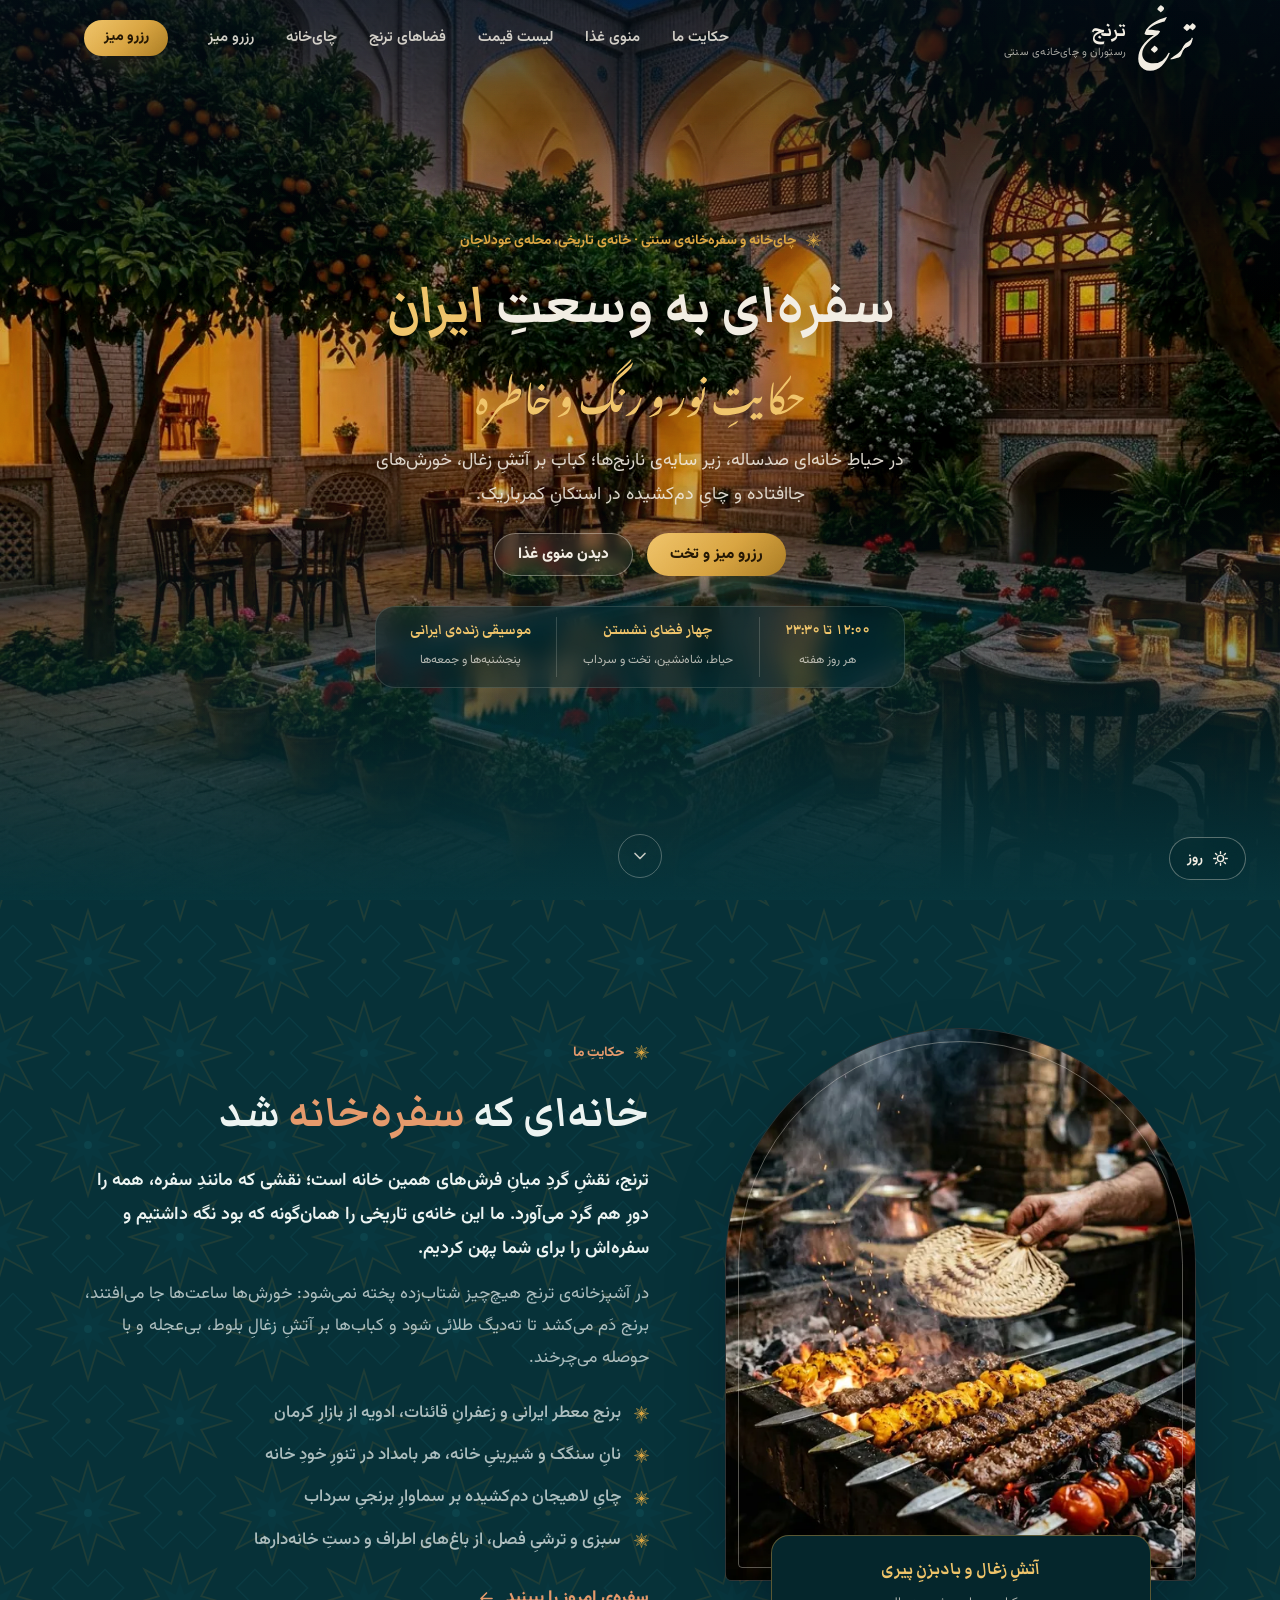
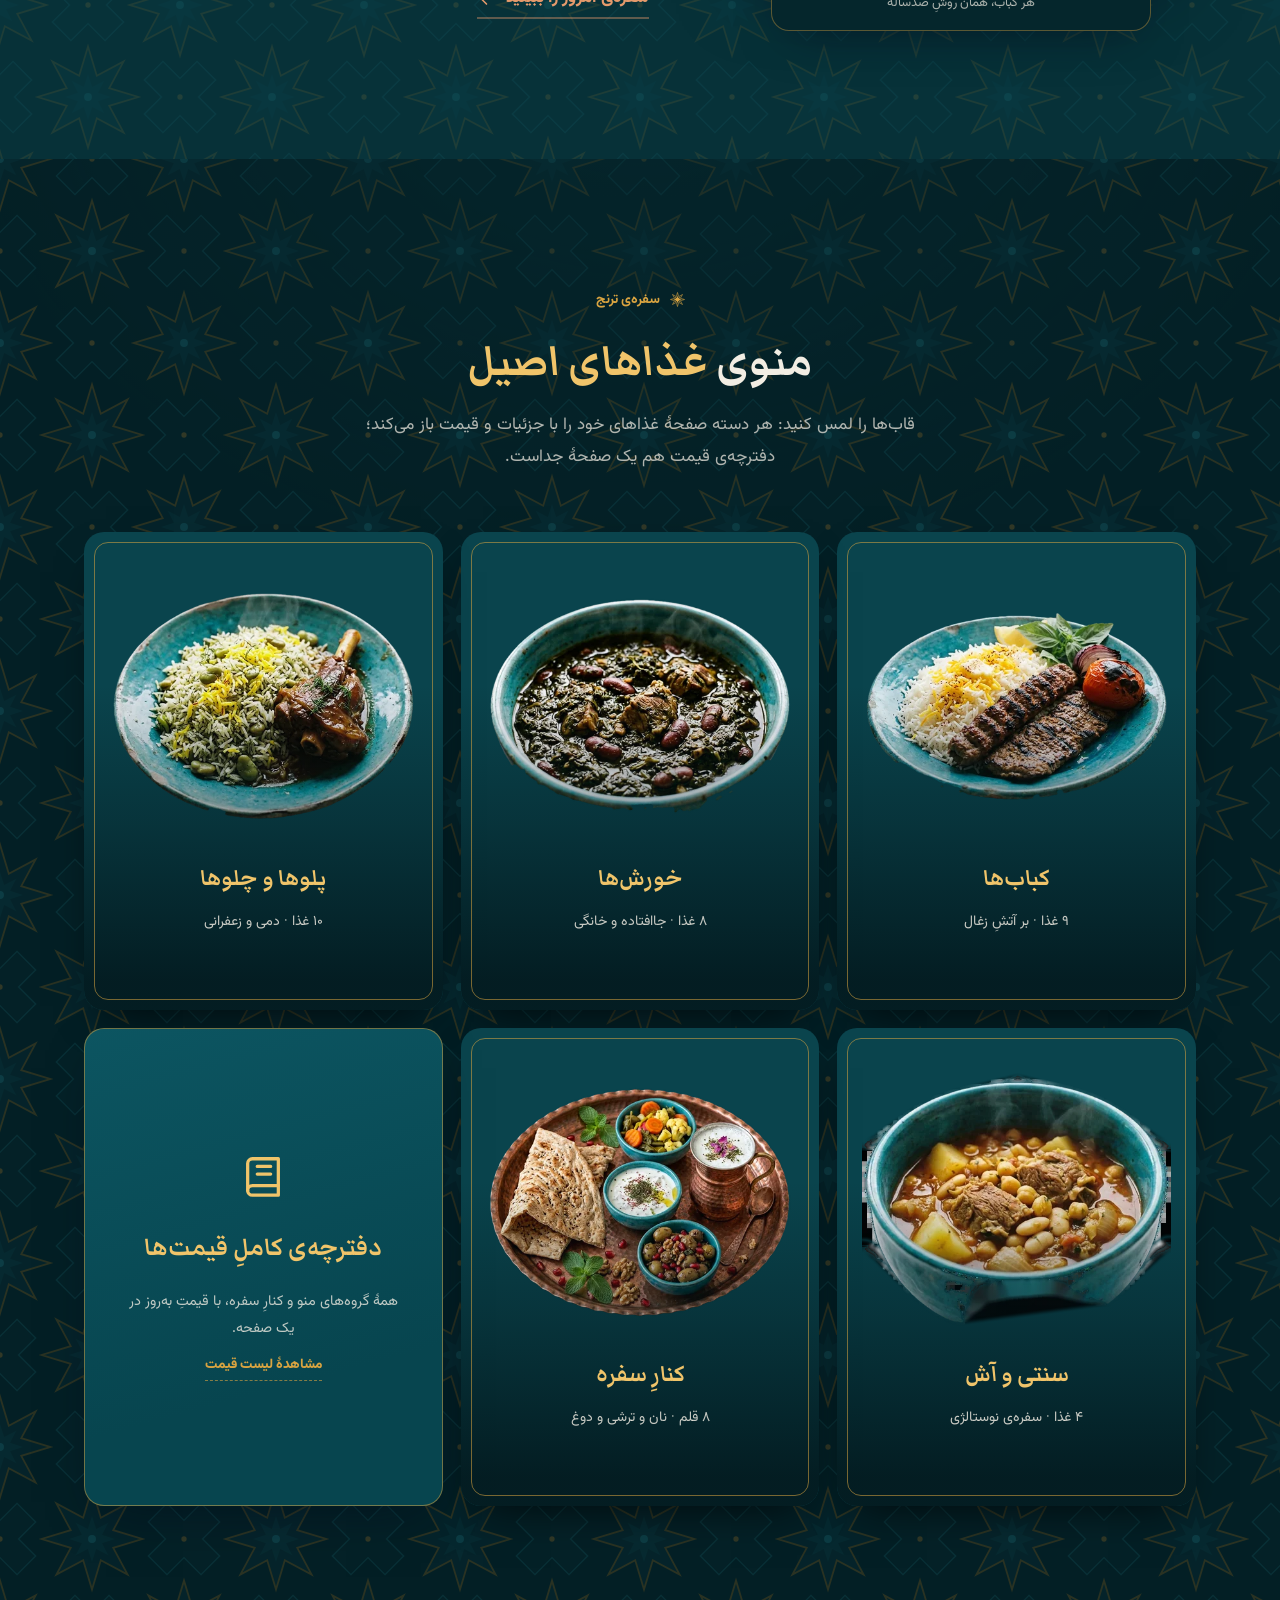
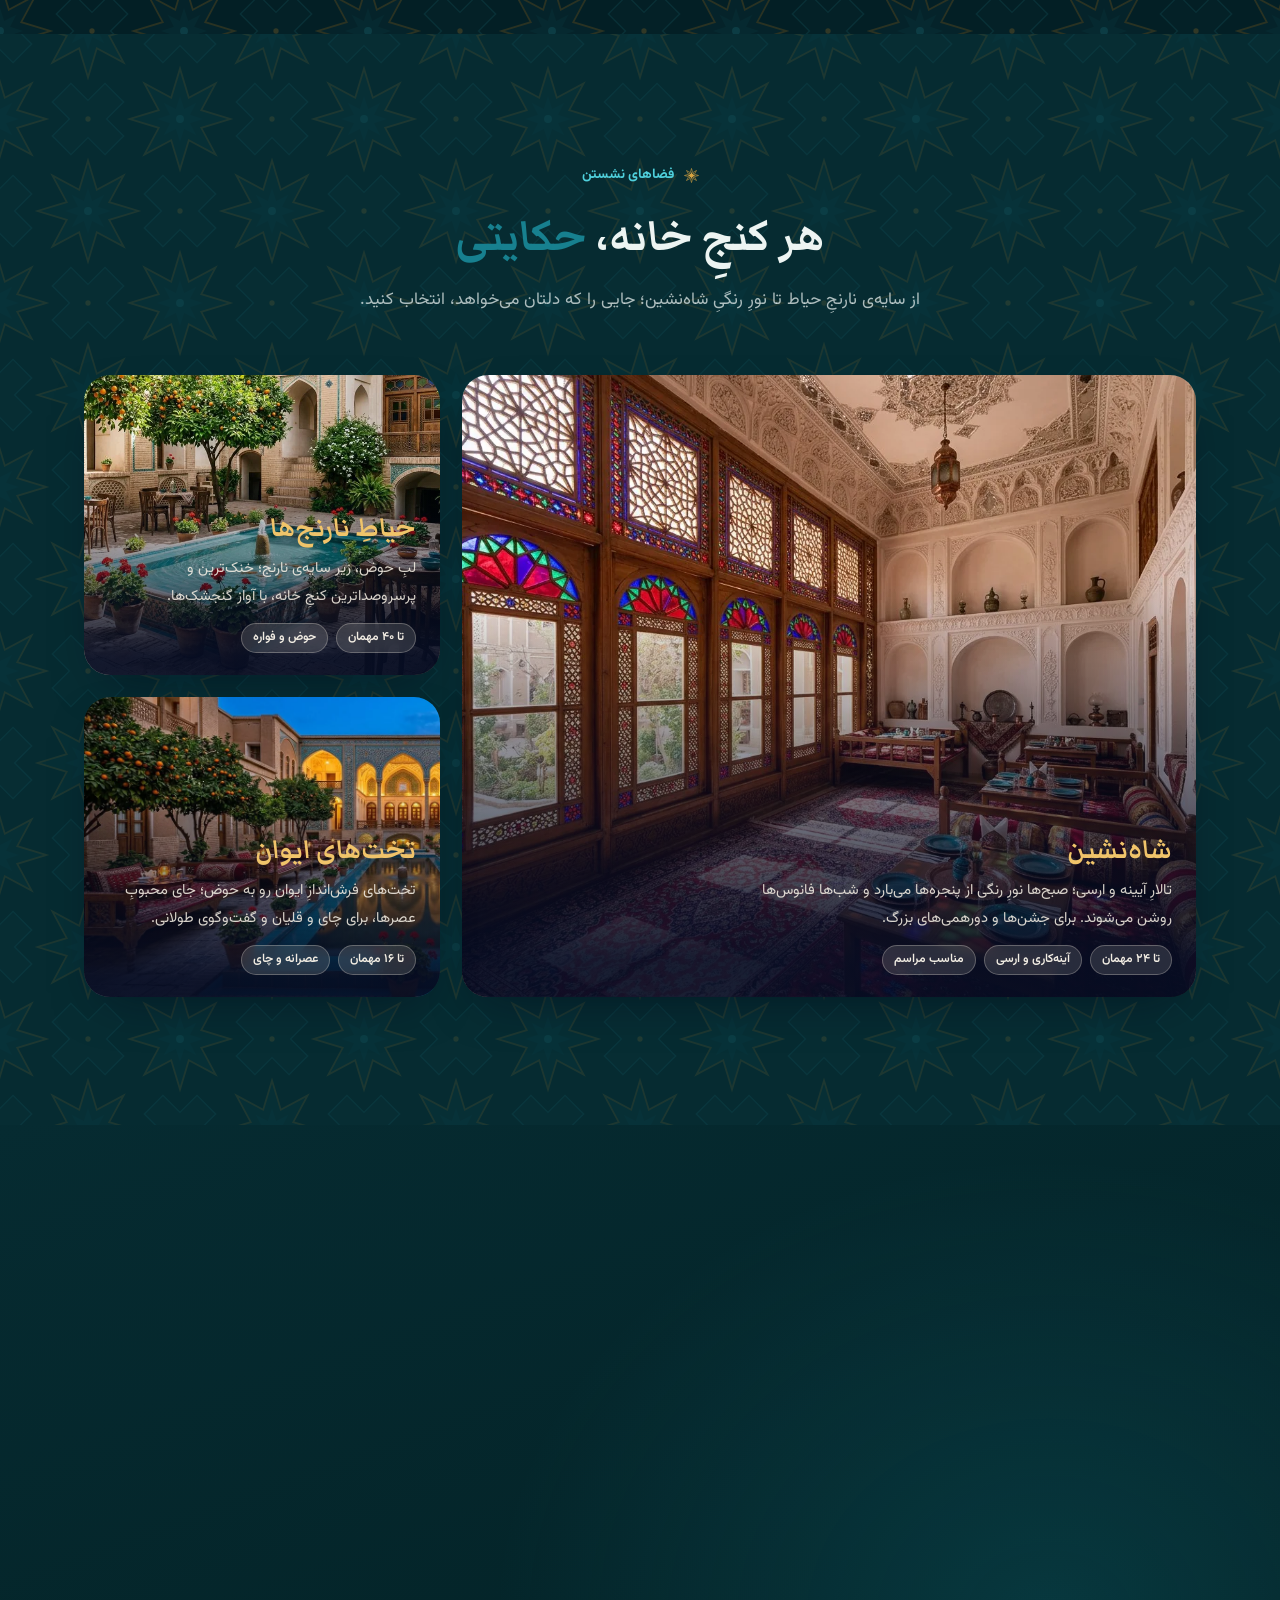
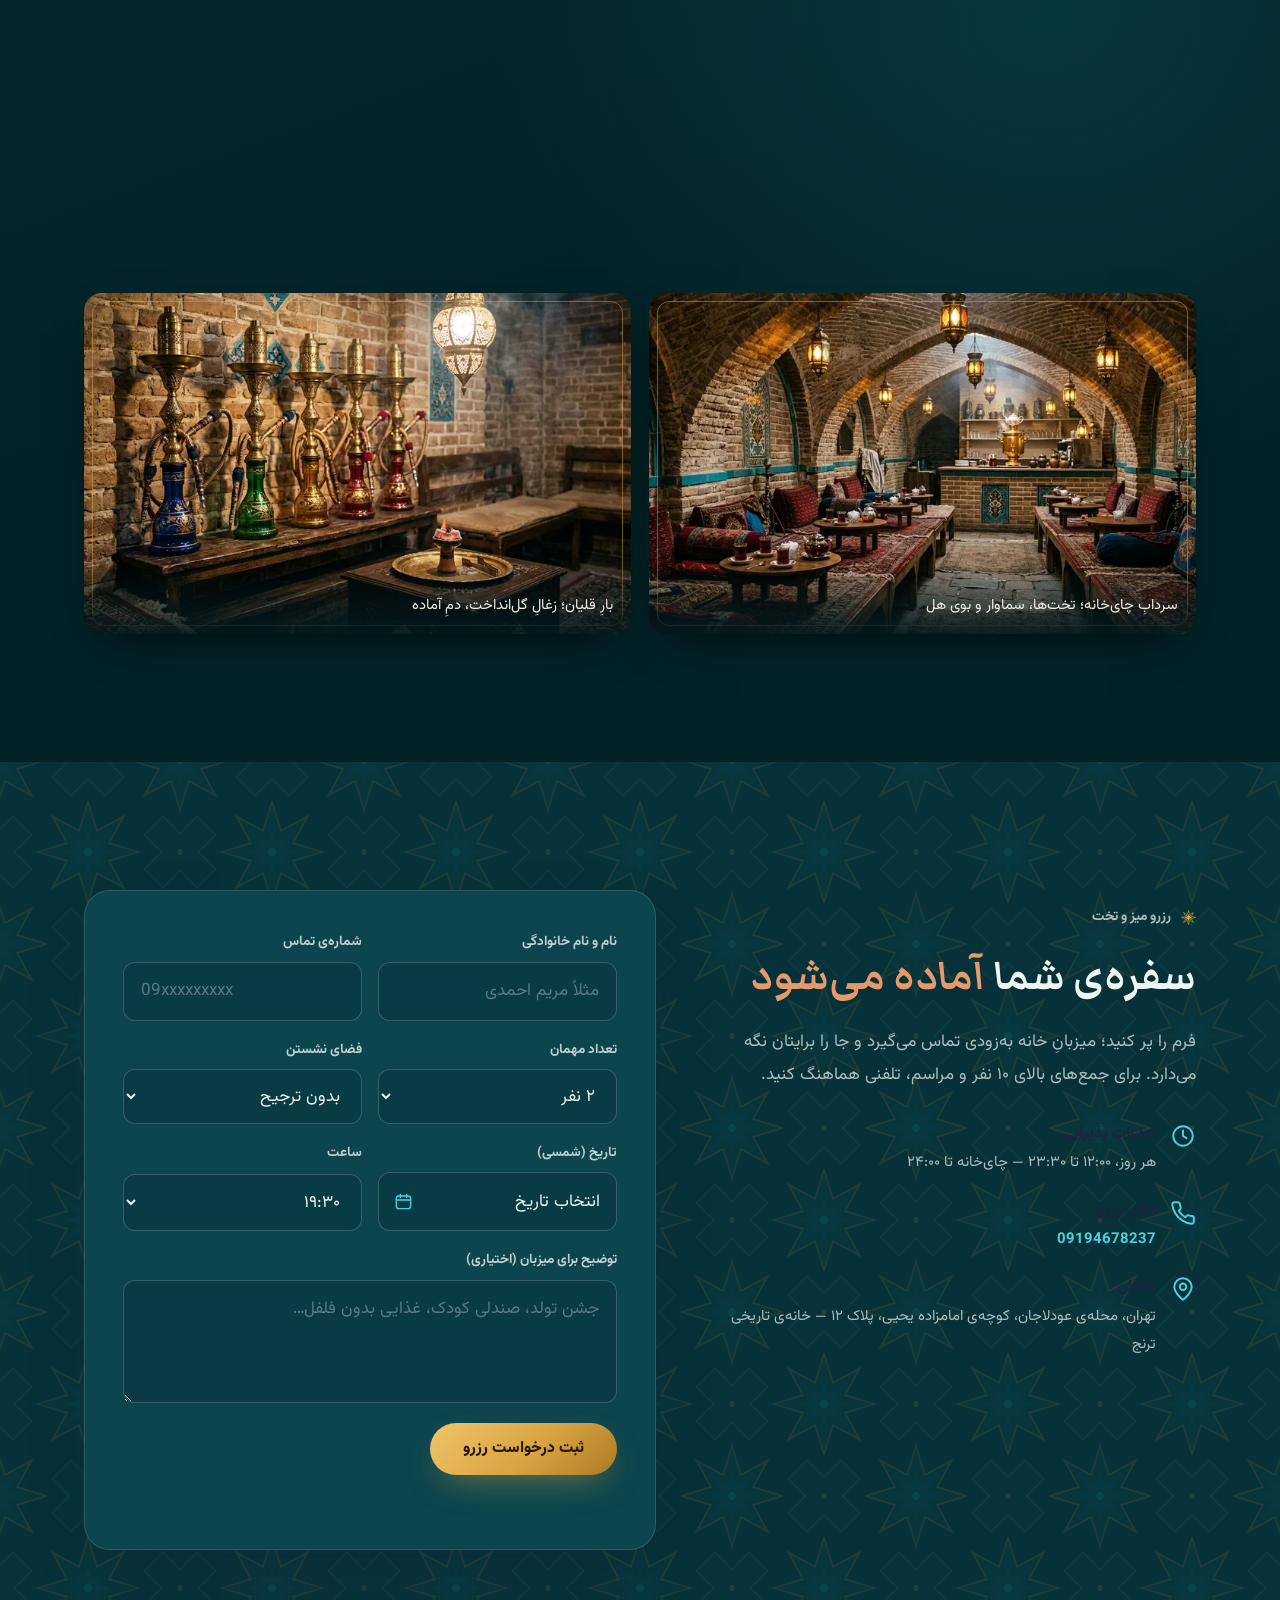
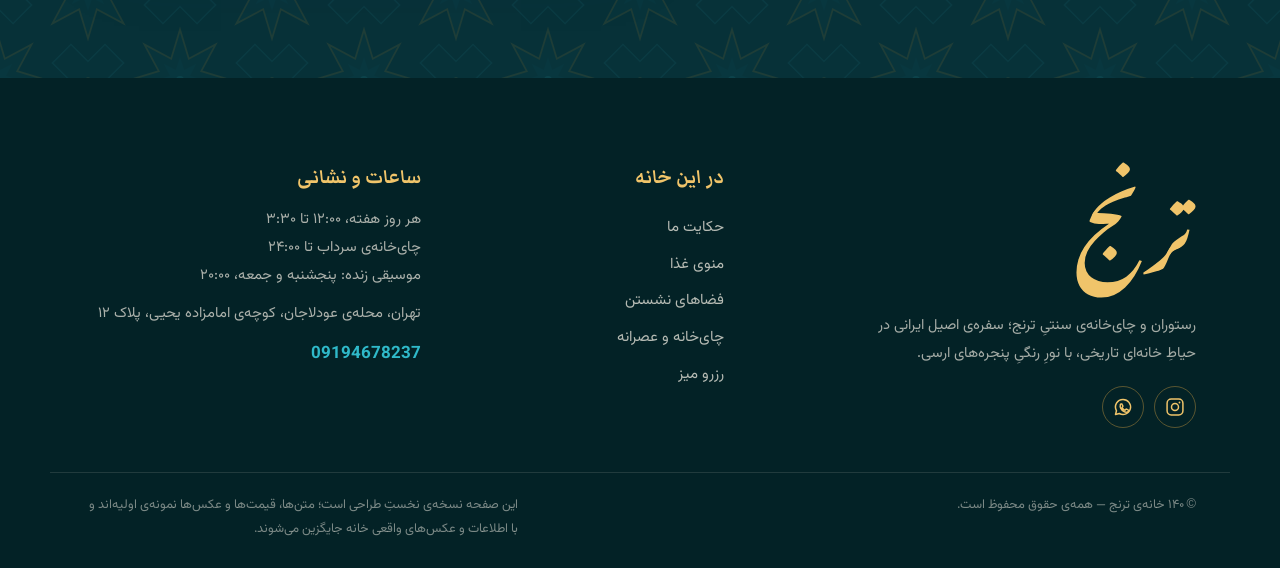
<file: index.html>
<!DOCTYPE html>
<html lang="fa" dir="rtl">
<head>
<meta charset="utf-8">
<meta name="viewport" content="width=device-width, initial-scale=1">
<title>ترنج | رستوران و چای‌خانه‌ی سنتی ایرانی</title>
<meta name="description" content="ترنج؛ رستوران و چای‌خانه‌ی سنتی در حیاطِ خانه‌ای تاریخی: کباب بر آتش زغال، خورش‌های جاافتاده، پلوهای زعفرانی و چای دم‌کشیده در استکان کمرباریک.">
<meta name="theme-color" content="#06343b">
<link rel="icon" href="assets/img/favicon.svg" type="image/svg+xml">
<link rel="preload" href="assets/fonts/vazirmatn-var.woff2" as="font" type="font/woff2" crossorigin>
<link rel="preload" href="assets/fonts/markazi-text-var.woff2" as="font" type="font/woff2" crossorigin>
<link rel="preload" as="image" href="assets/img/space-courtyard-night-1200.webp" imagesrcset="assets/img/space-courtyard-night-720.webp 720w, assets/img/space-courtyard-night-1200.webp 1200w" imagesizes="100vw">
<link rel="stylesheet" href="css/style.css?v=12">
</head>
<body class="is-night">
<script>try{if(localStorage.getItem("toranj-night")==="0")document.body.classList.remove("is-night")}catch(e){}</script>
<a class="skip" href="#main">پرش به محتوای صفحه</a>
<div class="grain" aria-hidden="true"></div>

<header class="site-head" id="top">
  <div class="wrap head-in">
    <a class="brand" href="#top" aria-label="ترنج — صفحه‌ی آغاز">
      <img class="brand-mark" src="assets/img/logo.svg" alt="">
      <span class="brand-txt"><b>ترنج</b><i>رستوران و چای‌خانه‌ی سنتی</i></span>
    </a>
    <nav class="nav" id="nav" aria-label="ناوبری اصلی">
      <a href="#story">حکایت ما</a>
      <a href="#menu">منوی غذا</a>
      <a href="menu.html#prices">لیست قیمت</a>
      <a href="#spaces">فضاهای ترنج</a>
      <a href="#tea">چای‌خانه</a>
      <a href="#reserve">رزرو میز</a>
    </nav>
    <div class="head-cta">
      <a class="btn btn-gold btn-sm" href="#reserve">رزرو میز</a>
      <button class="burger" id="burger" type="button" aria-expanded="false" aria-controls="nav" aria-label="باز و بسته کردن منو">
        <span></span><span></span><span></span>
      </button>
    </div>
  </div>
  <div class="head-line" aria-hidden="true"></div>
</header>

<main id="main">

<!-- ================= HERO ================= -->
<section class="hero" id="hero">
  <div class="hero-bg">
    <img class="lay lay-day" src="assets/img/space-courtyard-720.webp"
         srcset="assets/img/space-courtyard-720.webp 720w, assets/img/space-courtyard-1200.webp 1200w"
         sizes="100vw"
         alt="حیاط خانه‌ی تاریخی ترنج: حوض فیروزه‌ای با فواره و ماهی‌های قرمز، گلدان‌های شمعدانی و میزها زیر سایه‌ی درختان نارنج">
    <img class="lay lay-night" src="assets/img/space-courtyard-night-720.webp"
         srcset="assets/img/space-courtyard-night-720.webp 720w, assets/img/space-courtyard-night-1200.webp 1200w"
         sizes="100vw" decoding="async" aria-hidden="true" alt="">
  </div>
  <div class="hero-veil veil-night" aria-hidden="true"></div>
  <div class="hero-veil veil-day" aria-hidden="true"></div>
  <div class="wrap hero-in">
    <p class="eyebrow reveal">چای‌خانه و سفره‌خانه‌ی سنتی · خانه‌ی تاریخی، محله‌ی عودلاجان</p>
    <h1 class="reveal">سفره‌ای به وسعتِ <em>ایران</em></h1>
    <img class="hero-verse reveal" src="assets/img/hero-verse.svg" alt="حکایتِ نور و رنگ و خاطره">
    <p class="hero-sub reveal">در حیاطِ خانه‌ای صدساله، زیر سایه‌ی نارنج‌ها؛ کباب بر آتشِ زغال، خورش‌های جاافتاده و چایِ دم‌کشیده در استکانِ کمرباریک.</p>
    <div class="hero-cta reveal">
      <a class="btn btn-gold" href="#reserve">رزرو میز و تخت</a>
      <a class="btn btn-ghost" href="#menu">دیدن منوی غذا</a>
    </div>
    <ul class="hero-facts reveal" role="list">
      <li><b>۱۲:۰۰ تا ۲۳:۳۰</b><span>هر روز هفته</span></li>
      <li><b>چهار فضای نشستن</b><span>حیاط، شاه‌نشین، تخت و سرداب</span></li>
      <li><b>موسیقی زنده‌ی ایرانی</b><span>پنجشنبه‌ها و جمعه‌ها</span></li>
    </ul>
  </div>
  <button class="daynight" id="daynight" type="button" aria-pressed="false" aria-label="حالت روز: نور حیاط آرام روشن می‌شود">
    <svg class="ic-sun" viewBox="0 0 24 24" fill="none" stroke="currentColor" stroke-width="2" stroke-linecap="round" aria-hidden="true"><circle cx="12" cy="12" r="4.4"/><path d="M12 2.5v2.6M12 18.9v2.6M2.5 12h2.6M18.9 12h2.6M5 5l1.8 1.8M17.2 17.2 19 19M19 5l-1.8 1.8M6.8 17.2 5 19"/></svg>
    <svg class="ic-moon" viewBox="0 0 24 24" fill="none" stroke="currentColor" stroke-width="2" stroke-linecap="round" stroke-linejoin="round" aria-hidden="true"><path d="M20.4 14.2A8.5 8.5 0 0 1 9.8 3.6a8.5 8.5 0 1 0 10.6 10.6Z"/></svg>
    <span class="dn-label">روز</span>
  </button>
  <a class="hero-scroll" href="#story" aria-label="رفتن به بخش حکایت ما">
    <svg viewBox="0 0 24 24" fill="none" stroke="currentColor" stroke-width="2" stroke-linecap="round" stroke-linejoin="round" aria-hidden="true"><path d="M6 9l6 6 6-6"/></svg>
  </a>
</section>

<!-- ================= STORY ================= -->
<section class="story" id="story">
  <div class="wrap story-grid">
    <figure class="story-media reveal">
      <div class="arch">
        <img src="assets/img/story-fire-560.webp"
             srcset="assets/img/story-fire-560.webp 560w, assets/img/story-fire-928.webp 928w"
             sizes="(max-width: 960px) 88vw, 42vw"
             alt="سیخ‌های کوبیده و جوجه بر منقل زغال در آشپزخانه‌ی آجری ترنج؛ دستی با بادبزن حصیری شعله را جان می‌دهد">
      </div>
      <figcaption class="story-cap">
        <b>آتشِ زغال و بادبزنِ پیری</b>
        <span>هر کباب، همان روشِ صدساله</span>
      </figcaption>
    </figure>
    <div class="story-copy">
      <p class="eyebrow reveal">حکایتِ ما</p>
      <h2 class="reveal">خانه‌ای که <em>سفره‌خانه</em> شد</h2>
      <p class="lead reveal">ترنج، نقشِ گردِ میانِ فرش‌های همین خانه است؛ نقشی که مانندِ سفره، همه را دورِ هم گرد می‌آورد. ما این خانه‌ی تاریخی را همان‌گونه که بود نگه داشتیم و سفره‌اش را برای شما پهن کردیم.</p>
      <p class="reveal">در آشپزخانه‌ی ترنج هیچ‌چیز شتاب‌زده پخته نمی‌شود: خورش‌ها ساعت‌ها جا می‌افتند، برنج دَم می‌کشد تا ته‌دیگ طلائی شود و کباب‌ها بر آتشِ زغالِ بلوط، بی‌عجله و با حوصله می‌چرخند.</p>
      <ul class="story-points reveal" role="list">
        <li>برنج معطر ایرانی و زعفرانِ قائنات، ادویه از بازارِ کرمان</li>
        <li>نانِ سنگک و شیرینیِ خانه، هر بامداد در تنورِ خودِ خانه</li>
        <li>چایِ لاهیجان دم‌کشیده بر سماوارِ برنجیِ سرداب</li>
        <li>سبزی و ترشیِ فصل، از باغ‌های اطراف و دستِ خانه‌دارها</li>
      </ul>
      <p class="story-link reveal"><a href="#menu">سفره‌ی امروز را ببینید
        <svg viewBox="0 0 24 24" fill="none" stroke="currentColor" stroke-width="2" stroke-linecap="round" stroke-linejoin="round" aria-hidden="true"><path d="M19 12H5m7-7l-7 7 7 7"/></svg></a></p>
    </div>
  </div>
</section>

<!-- ================= MENU ================= -->
<section class="menu" id="menu" data-view="cats">
  <header class="wrap sec-head reveal">
    <p class="eyebrow">سفره‌ی ترنج</p>
    <h2>منوی <em>غذاهای اصیل</em></h2>
    <p class="sec-sub">قاب‌ها را لمس کنید: هر دسته صفحهٔ غذاهای خود را با جزئیات و قیمت باز می‌کند؛ دفترچه‌ی قیمت هم یک صفحهٔ جداست.</p>
  </header>

    <div class="wrap menu-cats" id="menuCats" aria-label="دسته‌های منو">
    <a class="cat-tile reveal" href="menu.html#kabab">
      <img src="assets/img/dish-soltani-480.webp?v=35"
           srcset="assets/img/dish-soltani-480.webp?v=35 480w, assets/img/dish-soltani-880.webp?v=35 880w"
           sizes="(max-width: 560px) 92vw, (max-width: 1020px) 46vw, 300px"
           alt="کباب‌ها: کباب‌های زغالی خانه بر چلوی زعفرانی" loading="lazy">
      <span class="cat-txt"><b>کباب‌ها</b><i>۹ غذا · بر آتشِ زغال</i><em>دیدن همه‌ی غذاها</em></span>
    </a>
    <a class="cat-tile reveal" href="menu.html#khoresh">
      <img src="assets/img/dish-ghormeh-480.webp?v=37"
           srcset="assets/img/dish-ghormeh-480.webp?v=37 480w, assets/img/dish-ghormeh-880.webp?v=37 880w"
           sizes="(max-width: 560px) 92vw, (max-width: 1020px) 46vw, 300px"
           alt="خورش‌ها: خورش‌های جاافتاده‌ی خانه" loading="lazy">
      <span class="cat-txt"><b>خورش‌ها</b><i>۸ غذا · جاافتاده و خانگی</i><em>دیدن همه‌ی غذاها</em></span>
    </a>
    <a class="cat-tile reveal" href="menu.html#polo">
      <img src="assets/img/dish-baghali-480.webp?v=36"
           srcset="assets/img/dish-baghali-480.webp?v=36 480w, assets/img/dish-baghali-880.webp?v=36 880w"
           sizes="(max-width: 560px) 92vw, (max-width: 1020px) 46vw, 300px"
           alt="پلوها و چلوها: پلوهای دمی و زعفرانی" loading="lazy">
      <span class="cat-txt"><b>پلوها و چلوها</b><i>۱۰ غذا · دمی و زعفرانی</i><em>دیدن همه‌ی غذاها</em></span>
    </a>
    <a class="cat-tile reveal" href="menu.html#sonnati">
      <img src="assets/img/dish-dizi-480.webp?v=37"
           srcset="assets/img/dish-dizi-480.webp?v=37 480w, assets/img/dish-dizi-880.webp?v=37 880w"
           sizes="(max-width: 560px) 92vw, (max-width: 1020px) 46vw, 300px"
           alt="سنتی و آش: دیزی و آش‌های نوستالژی" loading="lazy">
      <span class="cat-txt"><b>سنتی و آش</b><i>۴ غذا · سفره‌ی نوستالژی</i><em>دیدن همه‌ی غذاها</em></span>
    </a>
      <a class="cat-tile reveal" href="menu.html#kenar">
      <img src="assets/img/dish-kenar-spread-480.webp"
           srcset="assets/img/dish-kenar-spread-480.webp 480w, assets/img/dish-kenar-spread-880.webp 880w"
           sizes="(max-width: 560px) 92vw, (max-width: 1020px) 46vw, 300px"
           alt="کنارِ سفره: نان سنگک، ترشی، ماست و موسیر، زیتون و دوغ" loading="lazy">
      <span class="cat-txt"><b>کنارِ سفره</b><i>۸ قلم · نان و ترشی و دوغ</i><em>دیدن جزئیات و قیمت</em></span>
    </a>
    <a class="price-box reveal" href="menu.html#prices">
      <span class="pb-ic" aria-hidden="true"><svg viewBox="0 0 24 24" fill="none" stroke="currentColor" stroke-width="1.7" stroke-linecap="round" stroke-linejoin="round"><path d="M4 19.5A2.5 2.5 0 0 1 6.5 17H20V3H6.5A2.5 2.5 0 0 0 4 5.5v14Z"/><path d="M4 19.5A2.5 2.5 0 0 0 6.5 22H20v-5"/><path d="M9 7h7M9 11h7"/></svg></span>
      <b>دفترچه‌ی کاملِ قیمت‌ها</b>
      <span>همهٔ گروه‌های منو و کنارِ سفره، با قیمتِ به‌روز در یک صفحه.</span>
      <em class="pb-go">مشاهدهٔ لیست قیمت</em>
    </a>
</div>

</section>

<!-- ================= SPACES ================= -->
<section class="spaces" id="spaces">
  <header class="wrap sec-head reveal">
    <p class="eyebrow">فضاهای نشستن</p>
    <h2>هر کنجِ خانه، <em>حکایتی</em></h2>
    <p class="sec-sub">از سایه‌ی نارنجِ حیاط تا نورِ رنگیِ شاه‌نشین؛ جایی را که دلتان می‌خواهد، انتخاب کنید.</p>
  </header>
  <div class="wrap spaces-grid">
    <article class="space sp-big reveal">
      <img src="assets/img/space-shahneshin-720.webp"
           srcset="assets/img/space-shahneshin-720.webp 720w, assets/img/space-shahneshin-1200.webp 1200w"
           sizes="(max-width: 960px) 92vw, 62vw"
           alt="تالار شاه‌نشین: پنجره‌های ارسی با شیشه‌های رنگی، نور رنگین بر فرش لاکِ سرخ، سفره‌های کوتاه و سقف آینه‌کاری" loading="lazy">
      <div class="sp-txt">
        <h3>شاه‌نشین</h3>
        <p>تالارِ آیینه و ارسی؛ صبح‌ها نورِ رنگی از پنجره‌ها می‌بارد و شب‌ها فانوس‌ها روشن می‌شوند. برای جشن‌ها و دورهمی‌های بزرگ.</p>
        <ul class="sp-meta" role="list"><li>تا ۲۴ مهمان</li><li>آینه‌کاری و ارسی</li><li>مناسب مراسم</li></ul>
      </div>
    </article>
    <article class="space reveal">
      <img src="assets/img/space-courtyard-card-720.webp"
           srcset="assets/img/space-courtyard-card-720.webp 720w, assets/img/space-courtyard-card-864.webp 864w"
           sizes="(max-width: 960px) 92vw, 30vw"
           alt="حیاط خانه با حوض فیروزه‌ای و فواره، ماهی‌های قرمز، گلدان‌های شمعدانی و میزها زیر درختان نارنج" loading="lazy">
      <div class="sp-txt">
        <h3>حیاطِ نارنج‌ها</h3>
        <p>لبِ حوض، زیر سایه‌ی نارنج؛ خنک‌ترین و پرسروصداترین کنجِ خانه، با آواز گنجشک‌ها.</p>
        <ul class="sp-meta" role="list"><li>تا ۴۰ مهمان</li><li>حوض و فواره</li></ul>
      </div>
    </article>
    <article class="space reveal">
      <img src="assets/img/space-takht-760.webp"
           sizes="(max-width: 960px) 92vw, 30vw"
           alt="تخت‌های چوبی فرش‌انداز در ایوان آجری رو به حیاط، با سینی مسی، فانوس و گلدان‌های شمعدانی" loading="lazy">
      <div class="sp-txt">
        <h3>تخت‌های ایوان</h3>
        <p>تخت‌های فرش‌اندازِ ایوان رو به حوض؛ جای محبوبِ عصرها، برای چای و قلیان و گفت‌وگوی طولانی.</p>
        <ul class="sp-meta" role="list"><li>تا ۱۶ مهمان</li><li>عصرانه و چای</li></ul>
      </div>
    </article>
  </div>
</section>

<!-- ================= TEA ================= -->
<section class="tea" id="tea">
  <div class="wrap tea-grid">
    <div class="tea-copy">
      <p class="eyebrow reveal">عصرانه، چای‌خانه و قلیان‌سرا</p>
      <h2 class="reveal">چایِ لاهیجان، <em>نباتِ زعفرانی</em></h2>
      <p class="reveal">عصر که می‌شود، سماوارِ سرداب جوش می‌آورد و خانه بوی هل و دارچین می‌گیرد. چایِ ما دم‌کشیده و رنگ‌داده است؛ نه عجله‌ای در دم دارد، نه در نوشیدن.</p>
      <a class="price-box tea-box reveal" href="menu.html#tea">
        <span class="pb-ic" aria-hidden="true"><svg viewBox="0 0 24 24" fill="none" stroke="currentColor" stroke-width="1.7" stroke-linecap="round" stroke-linejoin="round"><path d="M17 8h2a3 3 0 0 1 0 6h-2"/><path d="M3 8h14v6a5 5 0 0 1-5 5H8a5 5 0 0 1-5-5V8Z"/><path d="M7 2v3M11 2v3"/></svg></span>
        <b>منوی چای‌خانه و قلیان‌سرا</b>
        <span>چایِ لاهیجان، دمنوش‌ها، قهوهٔ ترک، بستنی و فالوده و قلیان‌های سرداب — با جزئیات و قیمت.</span>
        <em class="pb-go">دیدن منو و قیمت‌ها</em>
      </a>
      <p class="tea-note reveal">همراه با نقلِ اصفهان، خرما و گردو و شیرینیِ خانگیِ فصل — و بارِ قلیانِ سرداب تا نیمه‌شب آماده‌ی سرو است؛ مهمانِ خانه‌ی ترنج باشید.</p>
    </div>
    <figure class="tea-art reveal" aria-hidden="true">
      <svg viewBox="0 0 360 420" fill="none">
        <defs>
          <linearGradient id="teaLiq" x1="0" y1="0" x2="0" y2="1">
            <stop offset="0" stop-color="#e08a2e"/><stop offset="1" stop-color="#8a3c12"/>
          </linearGradient>
          <radialGradient id="teaGlow" cx=".5" cy=".45" r=".62">
            <stop offset="0" stop-color="#d9a441" stop-opacity=".38"/><stop offset="1" stop-color="#d9a441" stop-opacity="0"/>
          </radialGradient>
        </defs>
        <circle cx="180" cy="190" r="170" fill="url(#teaGlow)"/>
        <!-- steam -->
        <g class="steam" stroke="#f2ede3" stroke-width="3" stroke-linecap="round" opacity=".55">
          <path d="M150 96c-10-14 10-24 0-38s8-24 0-36"/>
          <path d="M182 88c-10-14 10-24 0-38s8-24 0-36"/>
          <path d="M214 96c-10-14 10-24 0-38s8-24 0-36"/>
        </g>
        <!-- waisted tea glass (estekan kamar-barik) -->
        <path d="M132 116h96c0 26-8 40-16 54-6 11-8 20-4 30 5 13 10 26 8 50h-72c-2-24 3-37 8-50 4-10 2-19-4-30-8-14-16-28-16-50Z" stroke="#2fb9c9" stroke-width="4"/>
        <path d="M142 148h76c-2 14-7 24-12 33-5 10-6 18-3 27 4 10 8 20 7 38h-60c-1-18 3-28 7-38 3-9 2-17-3-27-5-9-10-19-12-33Z" fill="url(#teaLiq)" opacity=".92"/>
        <ellipse cx="180" cy="148" rx="38" ry="6.5" fill="#e8a34c" opacity=".9"/>
        <!-- saucer -->
        <path d="M116 292c16 15 40 23 64 23s48-8 64-23" stroke="#d9a441" stroke-width="4" stroke-linecap="round"/>
        <path d="M130 303c13 9 30 14 50 14s37-5 50-14" stroke="#d9a441" stroke-width="2.5" stroke-linecap="round" opacity=".6"/>
        <!-- nabat stick -->
        <g stroke="#f2ede3" stroke-width="3" stroke-linecap="round" opacity=".8">
          <path d="M236 132 268 74"/>
          <path d="M252 96l10 8M258 86l10 8M246 106l10 8"/>
        </g>
        <!-- sugar cubes + dates -->
        <g stroke="#f2ede3" stroke-width="2.5" opacity=".75">
          <rect x="96" y="336" width="20" height="16" rx="3" transform="rotate(-8 106 344)"/>
          <rect x="120" y="342" width="20" height="16" rx="3" transform="rotate(6 130 350)"/>
          <ellipse cx="238" cy="350" rx="16" ry="10" transform="rotate(-14 238 350)"/>
          <ellipse cx="262" cy="342" rx="16" ry="10" transform="rotate(10 262 342)"/>
        </g>
        <!-- star ornament -->
        <g transform="translate(180 392)">
          <polygon points="0,-16 4.6,-4.6 16,0 4.6,4.6 0,16 -4.6,4.6 -16,0 -4.6,-4.6" fill="#2fb9c9" opacity=".8"/>
        </g>
      </svg>
    </figure>
  </div>
  <div class="wrap tea-photos">
    <figure class="reveal">
      <img src="assets/img/tea-space-720.webp"
           srcset="assets/img/tea-space-720.webp 720w, assets/img/tea-space-1200.webp 1200w"
           sizes="(max-width: 700px) 92vw, 46vw"
           alt="سردابِ چای‌خانه: سقف ضربی آجری، تخت‌های فرش‌شده و میزهای کوچک با استکان کمرباریک زیر نور فانوس‌ها" loading="lazy">
      <figcaption>سردابِ چای‌خانه؛ تخت‌ها، سماوار و بوی هل</figcaption>
    </figure>
    <figure class="reveal">
      <img src="assets/img/tea-qalyoon-720.webp"
           srcset="assets/img/tea-qalyoon-720.webp 720w, assets/img/tea-qalyoon-1200.webp 1200w"
           sizes="(max-width: 700px) 92vw, 46vw"
           alt="بار قلیان: ردیف قلیان‌های شیشه‌ای رنگی با پایه‌ی برنجی روی طاقچه‌های چوبی و زغال گداخته بر سینی برنجی" loading="lazy">
      <figcaption>بارِ قلیان؛ زغالِ گل‌انداخت، دمِ آماده</figcaption>
    </figure>
  </div>
</section>

<!-- ================= RESERVE ================= -->
<section class="reserve" id="reserve">
  <div class="wrap res-grid">
    <div class="res-copy">
      <p class="eyebrow reveal">رزرو میز و تخت</p>
      <h2 class="reveal">سفره‌ی شما <em>آماده می‌شود</em></h2>
      <p class="reveal">فرم را پر کنید؛ میزبانِ خانه به‌زودی تماس می‌گیرد و جا را برایتان نگه می‌دارد. برای جمع‌های بالای ۱۰ نفر و مراسم، تلفنی هماهنگ کنید.</p>
      <ul class="res-info reveal" role="list">
        <li>
          <svg viewBox="0 0 24 24" fill="none" stroke="currentColor" stroke-width="1.8" stroke-linecap="round" stroke-linejoin="round" aria-hidden="true"><circle cx="12" cy="12" r="9"/><path d="M12 7v5l3.2 2"/></svg>
          <span><b>ساعات پذیرایی</b>هر روز، ۱۲:۰۰ تا ۲۳:۳۰ — چای‌خانه تا ۲۴:۰۰</span>
        </li>
        <li>
          <svg viewBox="0 0 24 24" fill="none" stroke="currentColor" stroke-width="1.8" stroke-linecap="round" stroke-linejoin="round" aria-hidden="true"><path d="M22 16.9v3a2 2 0 0 1-2.2 2 19.8 19.8 0 0 1-8.6-3.1 19.5 19.5 0 0 1-6-6A19.8 19.8 0 0 1 2.1 4.2 2 2 0 0 1 4.1 2h3a2 2 0 0 1 2 1.7c.13.96.36 1.9.7 2.8a2 2 0 0 1-.45 2.1L8.1 9.9a16 16 0 0 0 6 6l1.3-1.3a2 2 0 0 1 2.1-.45c.9.34 1.84.57 2.8.7a2 2 0 0 1 1.7 2.05Z"/></svg>
          <span><b>تلفن رزرو</b><a href="tel:+989194678237" dir="ltr">09194678237</a></span>
        </li>
        <li>
          <svg viewBox="0 0 24 24" fill="none" stroke="currentColor" stroke-width="1.8" stroke-linecap="round" stroke-linejoin="round" aria-hidden="true"><path d="M20 10c0 6-8 12-8 12S4 16 4 10a8 8 0 0 1 16 0Z"/><circle cx="12" cy="10" r="3"/></svg>
          <span><b>نشانی</b>تهران، محله‌ی عودلاجان، کوچه‌ی امامزاده یحیی، پلاک ۱۲ — خانه‌ی تاریخی ترنج</span>
        </li>
      </ul>
    </div>

    <form class="res-form reveal" id="resForm" novalidate>
      <div class="f-row">
        <label><span>نام و نام خانوادگی</span>
          <input name="name" type="text" autocomplete="name" placeholder="مثلاً مریم احمدی" required>
        </label>
        <label><span>شماره‌ی تماس</span>
          <input name="phone" type="tel" dir="ltr" inputmode="tel" autocomplete="tel" placeholder="09xxxxxxxxx" required>
        </label>
      </div>
      <div class="f-row">
        <label><span>تعداد مهمان</span>
          <select name="guests">
            <option>۱ نفر</option><option selected>۲ نفر</option><option>۳ نفر</option><option>۴ نفر</option>
            <option>۵ نفر</option><option>۶ نفر</option><option>۷ نفر</option><option>۸ نفر</option>
            <option>۹ نفر</option><option>۱۰ نفر و بیشتر</option>
          </select>
        </label>
        <label><span>فضای نشستن</span>
          <select name="space">
            <option selected>بدون ترجیح</option><option>حیاطِ نارنج‌ها</option><option>شاه‌نشین</option>
            <option>تخت‌های ایوان</option><option>سردابِ چای‌خانه (به‌زودی)</option>
          </select>
        </label>
      </div>
      <div class="f-row">
        <label class="jdate-wrap"><span>تاریخ (شمسی)</span>
          <button type="button" class="jdate-btn" id="jdateBtn" aria-haspopup="dialog" aria-expanded="false">
            <span class="jd-txt">انتخاب تاریخ</span>
            <svg viewBox="0 0 24 24" fill="none" stroke="currentColor" stroke-width="1.8" stroke-linecap="round" aria-hidden="true"><rect x="3" y="5" width="18" height="16" rx="3"/><path d="M8 3v4M16 3v4M3 10h18"/></svg>
          </button>
          <input type="hidden" name="date" id="jdateIn">
          <div class="jcal" id="jcal" role="dialog" aria-label="گاه‌شماری شمسی" hidden>
            <div class="jcal-head">
              <button type="button" class="jc-nav" data-d="-1" aria-label="ماه قبل">›</button>
              <b class="jc-title"></b>
              <button type="button" class="jc-nav" data-d="1" aria-label="ماه بعد">‹</button>
            </div>
            <div class="jcal-dow"><span>ش</span><span>ی</span><span>د</span><span>س</span><span>چ</span><span>پ</span><span>ج</span></div>
            <div class="jcal-grid"></div>
          </div>
        </label>
        <label><span>ساعت</span>
          <select name="time">
            <option>۱۲:۰۰</option><option>۱۳:۳۰</option><option>۱۵:۰۰</option><option>۱۶:۳۰</option>
            <option>۱۸:۰۰</option><option selected>۱۹:۳۰</option><option>۲۱:۰۰</option><option>۲۲:۳۰</option>
          </select>
        </label>
      </div>
      <label class="f-full"><span>توضیح برای میزبان (اختیاری)</span>
        <textarea name="note" rows="3" placeholder="جشن تولد، صندلی کودک، غذایی بدون فلفل…"></textarea>
      </label>
      <button class="btn btn-gold" type="submit">ثبت درخواست رزرو</button>
      <p class="form-note" id="formNote" role="status" aria-live="polite"></p>
    </form>
  </div>
</section>
</main>

<footer class="site-foot">
  <div class="wrap foot-grid">
    <div class="foot-brand">
      <img class="foot-logo" src="assets/img/logo-gold.svg" alt="ترنج">
      <p>رستوران و چای‌خانه‌ی سنتیِ ترنج؛ سفره‌ی اصیل ایرانی در حیاطِ خانه‌ای تاریخی، با نورِ رنگیِ پنجره‌های ارسی.</p>
      <div class="socials">
        <a href="#" aria-label="اینستاگرام ترنج"><svg viewBox="0 0 24 24" fill="none" stroke="currentColor" stroke-width="1.8" stroke-linecap="round" stroke-linejoin="round" aria-hidden="true"><rect x="2.5" y="2.5" width="19" height="19" rx="5"/><circle cx="12" cy="12" r="4.2"/><circle cx="17.4" cy="6.6" r="1.1" fill="currentColor" stroke="none"/></svg></a>
        <a href="https://wa.me/989194678237?text=%D8%B3%D9%84%D8%A7%D9%85%D8%8C%20%D8%A7%D8%B2%20%D8%B3%D8%A7%DB%8C%D8%AA%20%D8%AA%D8%B1%D9%86%D8%AC%20%D9%BE%DB%8C%D8%A7%D9%85%20%D9%85%DB%8C%E2%80%8C%D8%AF%D9%85." target="_blank" rel="noopener" aria-label="واتس‌اپ ترنج: سلام، از سایت ترنج پیام می‌دم."><svg viewBox="0 0 24 24" fill="none" stroke="currentColor" stroke-width="1.8" stroke-linecap="round" stroke-linejoin="round" aria-hidden="true"><path d="M12 3a9 9 0 0 0-7.8 13.5L3 21l4.6-1.2A9 9 0 1 0 12 3Z"/><path d="M8.8 9.2c.3-.7.6-.7 1-.7h.6c.2 0 .5 0 .7.6l.7 1.7c.1.3 0 .6-.2.8l-.6.7c-.2.2-.2.5 0 .8a7 7 0 0 0 3 2.6c.3.1.6.1.8-.1l.7-.8c.2-.2.5-.3.8-.2l1.8.8c.5.2.5.5.5.7v.7c0 .4-.1.8-.8 1.1-3.4 1.5-7-1.6-8.6-4.6-.6-1.2-.8-2.4-.4-3.1Z"/></svg></a>
      </div>
    </div>
    <nav class="foot-nav" aria-label="پیوندهای پابرگ">
      <h3>در این خانه</h3>
      <a href="#story">حکایت ما</a>
      <a href="#menu">منوی غذا</a>
      <a href="#spaces">فضاهای نشستن</a>
      <a href="#tea">چای‌خانه و عصرانه</a>
      <a href="#reserve">رزرو میز</a>
    </nav>
    <div class="foot-hours">
      <h3>ساعات و نشانی</h3>
      <p>هر روز هفته، ۱۲:۰۰ تا ۳:۳۰<br>چای‌خانه‌ی سرداب تا ۲۴:۰۰<br>موسیقی زنده: پنجشنبه و جمعه، ۲۰:۰۰</p>
      <p>تهران، محله‌ی عودلاجان، کوچه‌ی امامزاده یحیی، پلاک ۱۲</p>
      <a href="tel:+989194678237" dir="ltr">09194678237</a>
    </div>
  </div>
  <div class="wrap foot-base">
    <p>© ۱۴۰ خانه‌ی ترنج — همه‌ی حقوق محفوظ است.</p>
    <p class="foot-credit">این صفحه نسخه‌ی نخستِ طراحی است؛ متن‌ها، قیمت‌ها و عکس‌ها نمونه‌ی اولیه‌اند و با اطلاعات و عکس‌های واقعی خانه جایگزین می‌شوند.</p>
  </div>
</footer>


<button id="toTop" class="totop" type="button" aria-label="بازگشت به سرصفحه" title="بازگشت به سرصفحه">
  <svg viewBox="0 0 64 64" aria-hidden="true" focusable="false">
    <defs><radialGradient id="ttg" cx="50%" cy="42%" r="68%">
      <stop offset="0" stop-color="#11606b"/><stop offset="1" stop-color="#062b31"/>
    </radialGradient></defs>
    <circle cx="32" cy="32" r="30" fill="url(#ttg)" stroke="#d9a441" stroke-width="2.4"/>
    <circle cx="32" cy="32" r="26" fill="none" stroke="#4fd0dc" stroke-width=".9" stroke-dasharray="1.5 3.4" opacity=".65"/>
    <g class="tt-star" fill="none" stroke="#2fb9c9" stroke-width="1.1" opacity=".5">
      <rect x="20.5" y="20.5" width="23" height="23"/>
      <rect x="20.5" y="20.5" width="23" height="23" transform="rotate(45 32 32)"/>
    </g>
    <path d="M32 42.5 V24.5 M24.5 31 l7.5 -7.5 7.5 7.5" fill="none" stroke="#f0c46a" stroke-width="3.4" stroke-linecap="round" stroke-linejoin="round"/>
  </svg>
</button>

<script src="js/main.js?v=8"></script>
</body>
</html>
</file>
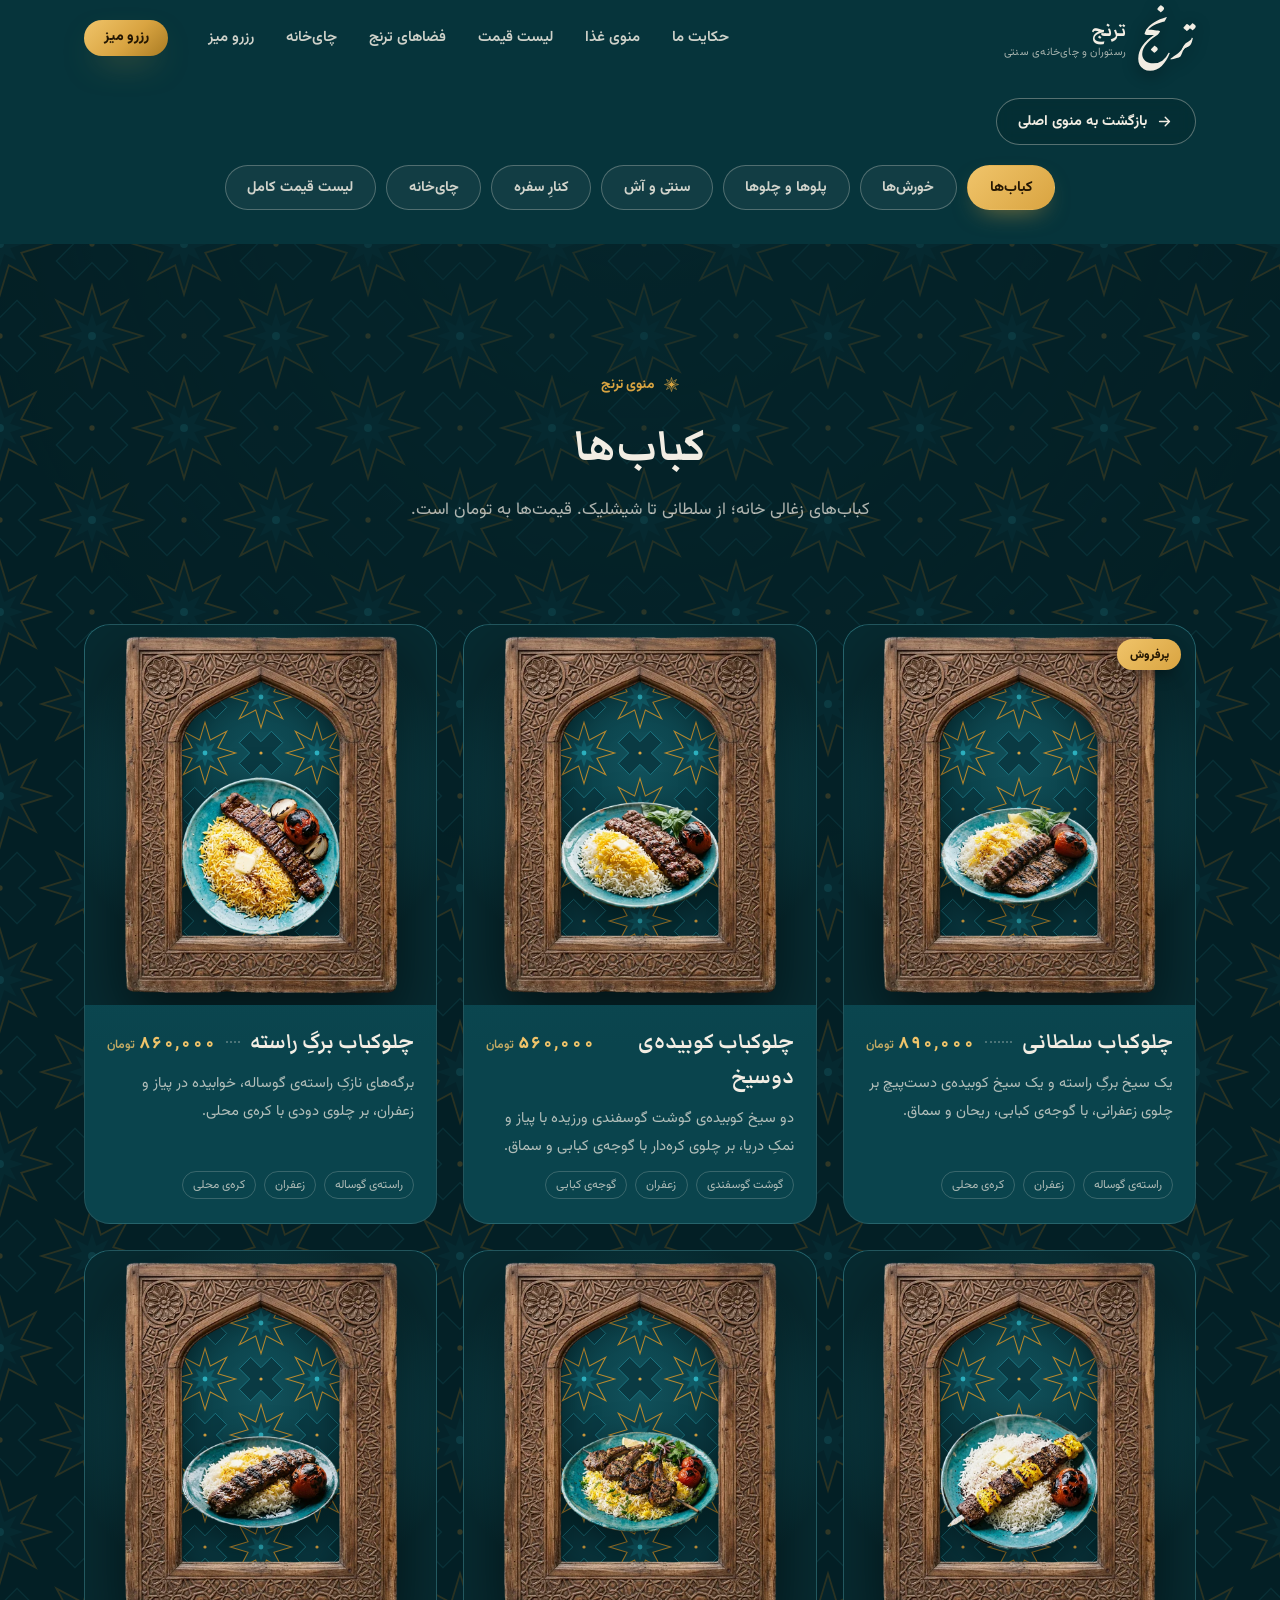
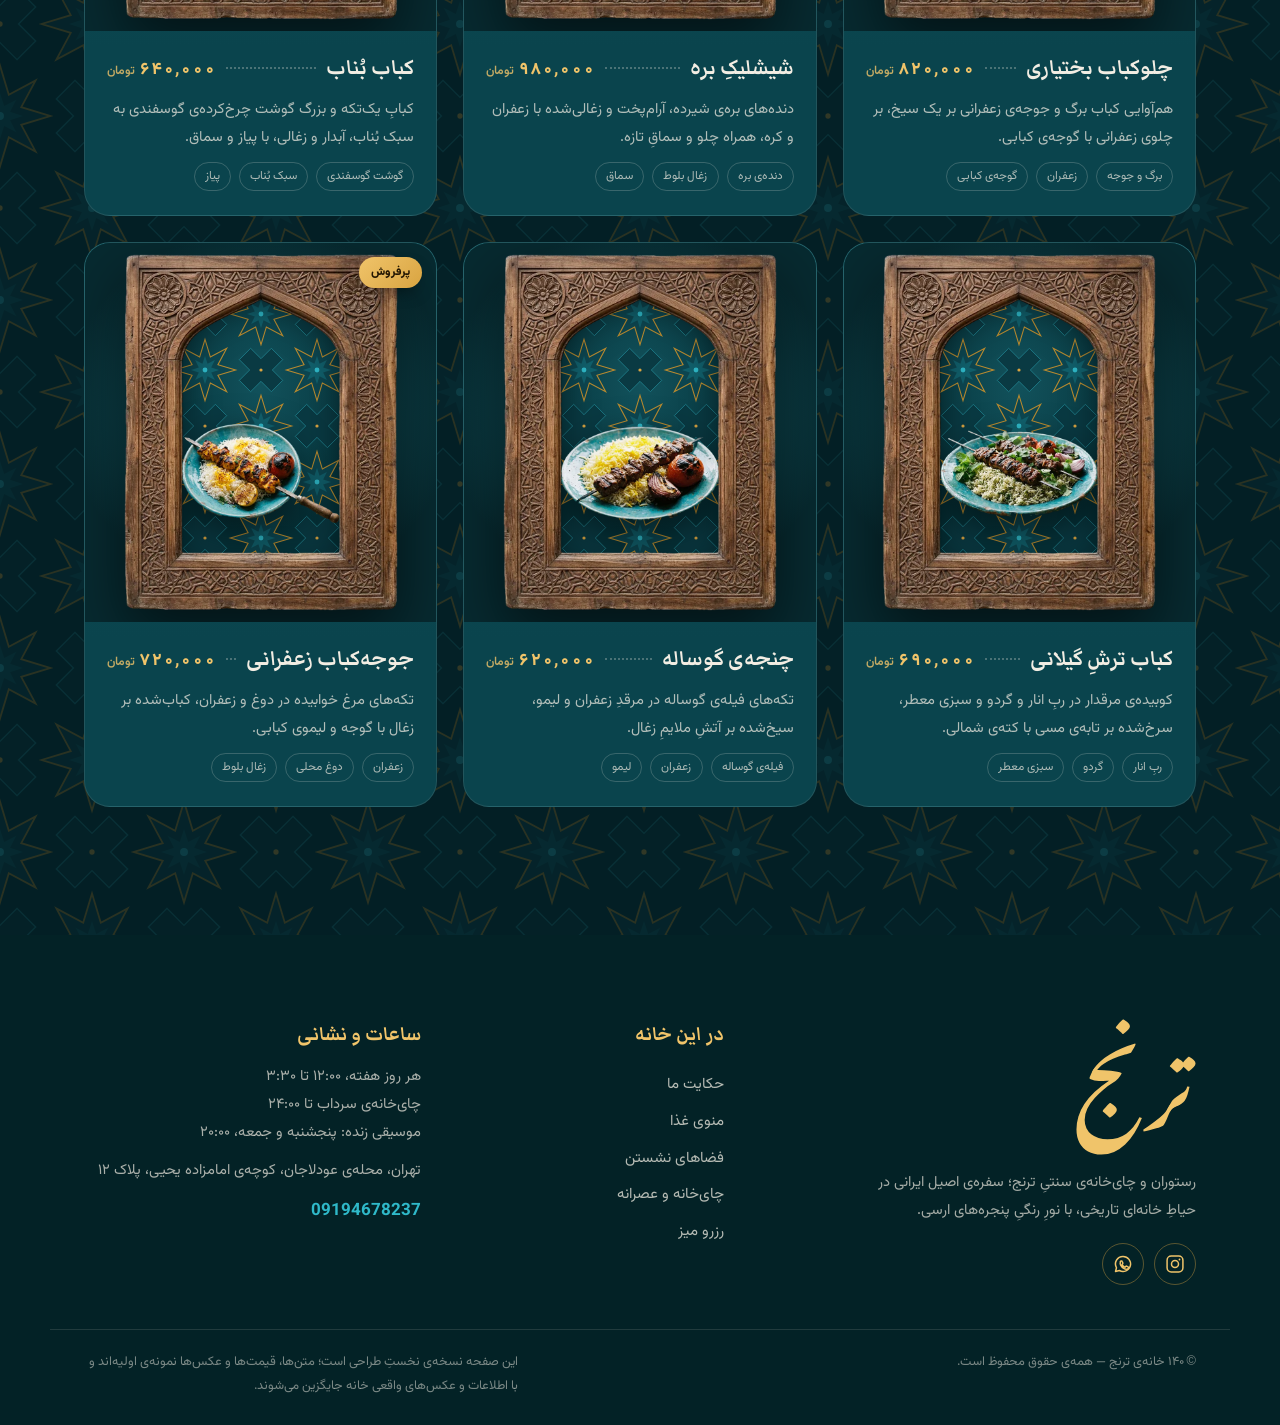
<file: menu.html>
<!DOCTYPE html>
<html lang="fa" dir="rtl">
<!DOCTYPE html>
<html lang="fa" dir="rtl">
<head>
<meta charset="utf-8">
<meta name="viewport" content="width=device-width, initial-scale=1">
<title>منوی غذا و قیمت‌ها | ترنج</title>
<meta name="description" content="ترنج؛ رستوران و چای‌خانه‌ی سنتی در حیاطِ خانه‌ای تاریخی: کباب بر آتش زغال، خورش‌های جاافتاده، پلوهای زعفرانی و چای دم‌کشیده در استکان کمرباریک.">
<meta name="theme-color" content="#06343b">
<link rel="icon" href="assets/img/favicon.svg" type="image/svg+xml">
<link rel="preload" href="assets/fonts/vazirmatn-var.woff2" as="font" type="font/woff2" crossorigin>
<link rel="preload" href="assets/fonts/markazi-text-var.woff2" as="font" type="font/woff2" crossorigin>
<link rel="preload" as="image" href="assets/img/space-courtyard-night-1200.webp" imagesrcset="assets/img/space-courtyard-night-720.webp 720w, assets/img/space-courtyard-night-1200.webp 1200w" imagesizes="100vw">
<link rel="stylesheet" href="css/style.css?v=12">
</head>
<body class="is-night">
<script>try{if(localStorage.getItem("toranj-night")==="0")document.body.classList.remove("is-night")}catch(e){}</script>
<header class="site-head" id="top">
  <div class="wrap head-in">
    <a class="brand" href="#top" aria-label="ترنج — صفحه‌ی آغاز">
      <img class="brand-mark" src="assets/img/logo.svg" alt="">
      <span class="brand-txt"><b>ترنج</b><i>رستوران و چای‌خانه‌ی سنتی</i></span>
    </a>
    <nav class="nav" id="nav" aria-label="ناوبری اصلی">
      <a href="index.html#story">حکایت ما</a>
      <a href="index.html#menu">منوی غذا</a>
      <a href="#prices">لیست قیمت</a>
      <a href="index.html#spaces">فضاهای ترنج</a>
      <a href="index.html#tea">چای‌خانه</a>
      <a href="index.html#reserve">رزرو میز</a>
    </nav>
    <div class="head-cta">
      <a class="btn btn-gold btn-sm" href="index.html#reserve">رزرو میز</a>
      <button class="burger" id="burger" type="button" aria-expanded="false" aria-controls="nav" aria-label="باز و بسته کردن منو">
        <span></span><span></span><span></span>
      </button>
    </div>
  </div>
  <div class="head-line" aria-hidden="true"></div>
</header>

<main id="main">
  <div class="back-bar">
    <div class="wrap">
      <a class="back-btn" href="index.html#menu">
        <svg viewBox="0 0 24 24" fill="none" stroke="currentColor" stroke-width="2" stroke-linecap="round" stroke-linejoin="round" aria-hidden="true"><path d="M5 12h14M13 6l6 6-6 6"/></svg>
        <span class="bb-txt">بازگشت به منوی اصلی</span>
      </a>
    </div>
  </div>
  <div class="m-tabs-wrap">
    <div class="wrap menu-tabs m-tabs" role="group" aria-label="دسته‌های منو">
      <button class="tab" type="button" data-view="kabab" aria-pressed="false">کباب‌ها</button>
      <button class="tab" type="button" data-view="khoresh" aria-pressed="false">خورش‌ها</button>
      <button class="tab" type="button" data-view="polo" aria-pressed="false">پلوها و چلوها</button>
      <button class="tab" type="button" data-view="sonnati" aria-pressed="false">سنتی و آش</button>
      <button class="tab" type="button" data-view="kenar" aria-pressed="false">کنارِ سفره</button>
      <button class="tab" type="button" data-view="tea" aria-pressed="false">چای‌خانه</button>
      <button class="tab" type="button" data-view="prices" aria-pressed="false">لیست قیمت کامل</button>
    </div>
  </div>

  <section class="menu menu-page">
  <section class="view" id="view-kabab">
    <header class="wrap sec-head view-head">
      <p class="eyebrow">منوی ترنج</p>
      <h2>کباب‌ها</h2>
      <p class="sec-sub">کباب‌های زغالی خانه؛ از سلطانی تا شیشلیک. قیمت‌ها به تومان است.</p>
    </header>
    <div class="wrap menu-grid">
<article class="dish reveal" data-cat="kabab">
      <div class="dish-media">
        <div class="window"><div class="glass">
          <img src="assets/img/dish-soltani-480.webp?v=35"
             srcset="assets/img/dish-soltani-480.webp?v=35 480w, assets/img/dish-soltani-880.webp?v=35 880w"
             sizes="(max-width: 700px) 86vw, 340px"
             alt="چلوکباب سلطانی: یک سیخ برگ و یک سیخ کوبیده بر چلوی زعفرانی با گوجه‌ی کبابی" loading="lazy">
        </div>
        <img class="frame" src="assets/img/window-frame-650.webp"
             srcset="assets/img/window-frame-420.webp 420w, assets/img/window-frame-650.webp 650w"
             sizes="(max-width: 700px) 80vw, 300px" alt="" aria-hidden="true" decoding="async">
        </div>
        <span class="dish-badge">پرفروش</span>
      </div>
      <div class="dish-body">
        <header><h3>چلوکباب سلطانی</h3><span class="dots" aria-hidden="true"></span><b class="price">۸۹۰٬۰۰۰ <i>تومان</i></b></header>
        <p>یک سیخ برگِ راسته و یک سیخ کوبیده‌ی دست‌پیچ بر چلوی زعفرانی، با گوجه‌ی کبابی، ریحان و سماق.</p>
        <footer class="dish-tags" aria-label="ویژگی‌ها"><span>راسته‌ی گوساله</span><span>زعفران</span><span>کره‌ی محلی</span></footer>
      </div>
    </article>
<article class="dish reveal" data-cat="kabab">
      <div class="dish-media">
        <div class="window"><div class="glass">
          <img src="assets/img/dish-kubideh-480.webp?v=35"
               srcset="assets/img/dish-kubideh-480.webp?v=35 480w, assets/img/dish-kubideh-880.webp?v=35 880w"
               sizes="(max-width: 700px) 86vw, 340px"
               alt="چلوکباب کوبیده: دو سیخ کوبیده‌ی گوشت بر چلوی زعفرانی با گوجه‌ی کبابی" loading="lazy">
        </div>
        <img class="frame" src="assets/img/window-frame-650.webp"
             srcset="assets/img/window-frame-420.webp 420w, assets/img/window-frame-650.webp 650w"
             sizes="(max-width: 700px) 80vw, 300px" alt="" aria-hidden="true" decoding="async">
        </div>
      </div>
      <div class="dish-body">
        <header><h3>چلوکباب کوبیده‌ی دوسیخ</h3><span class="dots" aria-hidden="true"></span><b class="price">۵۶۰٬۰۰۰ <i>تومان</i></b></header>
        <p>دو سیخ کوبیده‌ی گوشت گوسفندی ورزیده با پیاز و نمکِ دریا، بر چلوی کره‌دار با گوجه‌ی کبابی و سماق.</p>
        <footer class="dish-tags" aria-label="ویژگی‌ها"><span>گوشت گوسفندی</span><span>زعفران</span><span>گوجه‌ی کبابی</span></footer>
      </div>
    </article>
<article class="dish reveal" data-cat="kabab">
      <div class="dish-media">
        <div class="window"><div class="glass">
          <img src="assets/img/dish-barg-480.webp?v=35"
               srcset="assets/img/dish-barg-480.webp?v=35 480w, assets/img/dish-barg-880.webp?v=35 880w"
               sizes="(max-width: 700px) 86vw, 340px"
               alt="چلوکباب برگ: کباب برگِ راسته‌ی گوساله بر چلوی زعفرانی" loading="lazy">
        </div>
        <img class="frame" src="assets/img/window-frame-650.webp"
             srcset="assets/img/window-frame-420.webp 420w, assets/img/window-frame-650.webp 650w"
             sizes="(max-width: 700px) 80vw, 300px" alt="" aria-hidden="true" decoding="async">
        </div>
      </div>
      <div class="dish-body">
        <header><h3>چلوکباب برگِ راسته</h3><span class="dots" aria-hidden="true"></span><b class="price">۸۶۰٬۰۰۰ <i>تومان</i></b></header>
        <p>برگه‌های نازکِ راسته‌ی گوساله، خوابیده در پیاز و زعفران، بر چلوی دودی با کره‌ی محلی.</p>
        <footer class="dish-tags" aria-label="ویژگی‌ها"><span>راسته‌ی گوساله</span><span>زعفران</span><span>کره‌ی محلی</span></footer>
      </div>
    </article>
<article class="dish reveal" data-cat="kabab">
      <div class="dish-media">
        <div class="window"><div class="glass">
          <img src="assets/img/dish-bakhtiari-480.webp?v=35"
               srcset="assets/img/dish-bakhtiari-480.webp?v=35 480w, assets/img/dish-bakhtiari-880.webp?v=35 880w"
               sizes="(max-width: 700px) 86vw, 340px"
               alt="چلوکباب بختیاری: کباب برگ و جوجه در کنار هم بر چلوی زعفرانی" loading="lazy">
        </div>
        <img class="frame" src="assets/img/window-frame-650.webp"
             srcset="assets/img/window-frame-420.webp 420w, assets/img/window-frame-650.webp 650w"
             sizes="(max-width: 700px) 80vw, 300px" alt="" aria-hidden="true" decoding="async">
        </div>
      </div>
      <div class="dish-body">
        <header><h3>چلوکباب بختیاری</h3><span class="dots" aria-hidden="true"></span><b class="price">۸۲۰٬۰۰۰ <i>تومان</i></b></header>
        <p>هم‌آوایی کباب برگ و جوجه‌ی زعفرانی بر یک سیخ، بر چلوی زعفرانی با گوجه‌ی کبابی.</p>
        <footer class="dish-tags" aria-label="ویژگی‌ها"><span>برگ و جوجه</span><span>زعفران</span><span>گوجه‌ی کبابی</span></footer>
      </div>
    </article>
<article class="dish reveal" data-cat="kabab">
      <div class="dish-media">
        <div class="window"><div class="glass">
          <img src="assets/img/dish-shishlik-480.webp?v=35"
               srcset="assets/img/dish-shishlik-480.webp?v=35 480w, assets/img/dish-shishlik-880.webp?v=35 880w"
               sizes="(max-width: 700px) 86vw, 340px"
               alt="شیشلیک: سیخ‌های دنده‌ی بره زغالی بر چلوی زعفرانی" loading="lazy">
        </div>
        <img class="frame" src="assets/img/window-frame-650.webp"
             srcset="assets/img/window-frame-420.webp 420w, assets/img/window-frame-650.webp 650w"
             sizes="(max-width: 700px) 80vw, 300px" alt="" aria-hidden="true" decoding="async">
        </div>
      </div>
      <div class="dish-body">
        <header><h3>شیشلیکِ بره</h3><span class="dots" aria-hidden="true"></span><b class="price">۹۸۰٬۰۰۰ <i>تومان</i></b></header>
        <p>دنده‌های بره‌ی شیرده، آرام‌پخت و زغالی‌شده با زعفران و کره، همراه چلو و سماقِ تازه.</p>
        <footer class="dish-tags" aria-label="ویژگی‌ها"><span>دنده‌ی بره</span><span>زغال بلوط</span><span>سماق</span></footer>
      </div>
    </article>
<article class="dish reveal" data-cat="kabab">
      <div class="dish-media">
        <div class="window"><div class="glass">
          <img src="assets/img/dish-bonab-480.webp?v=35"
               srcset="assets/img/dish-bonab-480.webp?v=35 480w, assets/img/dish-bonab-880.webp?v=35 880w"
               sizes="(max-width: 700px) 86vw, 340px"
               alt="کباب بناب: کباب بزرگ چرخ‌کرده‌ی گوسفندی بر چلو" loading="lazy">
        </div>
        <img class="frame" src="assets/img/window-frame-650.webp"
             srcset="assets/img/window-frame-420.webp 420w, assets/img/window-frame-650.webp 650w"
             sizes="(max-width: 700px) 80vw, 300px" alt="" aria-hidden="true" decoding="async">
        </div>
      </div>
      <div class="dish-body">
        <header><h3>کباب بُناب</h3><span class="dots" aria-hidden="true"></span><b class="price">۶۴۰٬۰۰۰ <i>تومان</i></b></header>
        <p>کبابِ یک‌تکه و بزرگ گوشت چرخ‌کرده‌ی گوسفندی به سبک بُناب، آبدار و زغالی، با پیاز و سماق.</p>
        <footer class="dish-tags" aria-label="ویژگی‌ها"><span>گوشت گوسفندی</span><span>سبک بُناب</span><span>پیاز</span></footer>
      </div>
    </article>
<article class="dish reveal" data-cat="kabab">
      <div class="dish-media">
        <div class="window"><div class="glass">
          <img src="assets/img/dish-torsh-480.webp?v=35"
               srcset="assets/img/dish-torsh-480.webp?v=35 480w, assets/img/dish-torsh-880.webp?v=35 880w"
               sizes="(max-width: 700px) 86vw, 340px"
               alt="کباب ترش گیلانی: کباب با سس رب انار و گردو و سبزی" loading="lazy">
        </div>
        <img class="frame" src="assets/img/window-frame-650.webp"
             srcset="assets/img/window-frame-420.webp 420w, assets/img/window-frame-650.webp 650w"
             sizes="(max-width: 700px) 80vw, 300px" alt="" aria-hidden="true" decoding="async">
        </div>
      </div>
      <div class="dish-body">
        <header><h3>کباب ترشِ گیلانی</h3><span class="dots" aria-hidden="true"></span><b class="price">۶۹۰٬۰۰۰ <i>تومان</i></b></header>
        <p>کوبیده‌ی مرقدار در ربِ انار و گردو و سبزی معطر، سرخ‌شده بر تابه‌ی مسی با کته‌ی شمالی.</p>
        <footer class="dish-tags" aria-label="ویژگی‌ها"><span>ربِ انار</span><span>گردو</span><span>سبزی معطر</span></footer>
      </div>
    </article>
<article class="dish reveal" data-cat="kabab">
      <div class="dish-media">
        <div class="window"><div class="glass">
          <img src="assets/img/dish-chenjeh-480.webp?v=35"
               srcset="assets/img/dish-chenjeh-480.webp?v=35 480w, assets/img/dish-chenjeh-880.webp?v=35 880w"
               sizes="(max-width: 700px) 86vw, 340px"
               alt="چنجه: تکه‌های فیله‌ی گوساله‌ی سیخ‌شده بر چلو" loading="lazy">
        </div>
        <img class="frame" src="assets/img/window-frame-650.webp"
             srcset="assets/img/window-frame-420.webp 420w, assets/img/window-frame-650.webp 650w"
             sizes="(max-width: 700px) 80vw, 300px" alt="" aria-hidden="true" decoding="async">
        </div>
      </div>
      <div class="dish-body">
        <header><h3>چنجه‌ی گوساله</h3><span class="dots" aria-hidden="true"></span><b class="price">۶۲۰٬۰۰۰ <i>تومان</i></b></header>
        <p>تکه‌های فیله‌ی گوساله در مرقدِ زعفران و لیمو، سیخ‌شده بر آتشِ ملایمِ زغال.</p>
        <footer class="dish-tags" aria-label="ویژگی‌ها"><span>فیله‌ی گوساله</span><span>زعفران</span><span>لیمو</span></footer>
      </div>
    </article>
<article class="dish reveal" data-cat="kabab">
      <div class="dish-media">
        <div class="window"><div class="glass">
          <img src="assets/img/dish-joojeh-480.webp?v=35"
               srcset="assets/img/dish-joojeh-480.webp?v=35 480w, assets/img/dish-joojeh-880.webp?v=35 880w"
               sizes="(max-width: 700px) 86vw, 340px"
               alt="جوجه‌کباب زعفرانی: سیخ مرغ زعفرانی با گوجه‌ی کبابی" loading="lazy">
        </div>
        <img class="frame" src="assets/img/window-frame-650.webp"
             srcset="assets/img/window-frame-420.webp 420w, assets/img/window-frame-650.webp 650w"
             sizes="(max-width: 700px) 80vw, 300px" alt="" aria-hidden="true" decoding="async">
        </div>
        <span class="dish-badge">پرفروش</span>
      </div>
      <div class="dish-body">
        <header><h3>جوجه‌کباب زعفرانی</h3><span class="dots" aria-hidden="true"></span><b class="price">۷۲۰٬۰۰۰ <i>تومان</i></b></header>
        <p>تکه‌های مرغ خوابیده در دوغ و زعفران، کباب‌شده بر زغال با گوجه و لیموی کبابی.</p>
        <footer class="dish-tags" aria-label="ویژگی‌ها"><span>زعفران</span><span>دوغ محلی</span><span>زغال بلوط</span></footer>
      </div>
    </article>
    </div>
  </section>
  <section class="view" id="view-khoresh">
    <header class="wrap sec-head view-head">
      <p class="eyebrow">منوی ترنج</p>
      <h2>خورش‌ها</h2>
      <p class="sec-sub">خورش‌های جاافتاده با سبزیِ معطر و ربِ انار. قیمت‌ها به تومان است.</p>
    </header>
    <div class="wrap menu-grid">
<article class="dish reveal" data-cat="khoresh">
      <div class="dish-media">
        <div class="window"><div class="glass">
          <img src="assets/img/dish-ghormeh-480.webp?v=37"
             srcset="assets/img/dish-ghormeh-480.webp?v=37 480w, assets/img/dish-ghormeh-880.webp?v=37 880w"
             sizes="(max-width: 700px) 86vw, 340px"
             alt="قورمه‌سبزی با سبزی سرخ‌شده، لوبیا قرمز و لیموعمانی، همراه چلو و سالاد شیرازی" loading="lazy">
        </div>
        <img class="frame" src="assets/img/window-frame-650.webp"
             srcset="assets/img/window-frame-420.webp 420w, assets/img/window-frame-650.webp 650w"
             sizes="(max-width: 700px) 80vw, 300px" alt="" aria-hidden="true" decoding="async">
        </div>
      </div>
      <div class="dish-body">
        <header><h3>قورمه‌سبزی</h3><span class="dots" aria-hidden="true"></span><b class="price">۶۴۰٬۰۰۰ <i>تومان</i></b></header>
        <p>سبزیِ معطر سرخ‌شده با لوبیا قرمز و لیموعمانی، جاافتاده بر شعله‌ی ملایم؛ همراه چلو و سالاد شیرازی.</p>
        <footer class="dish-tags" aria-label="ویژگی‌ها"><span>سبزیِ تازه</span><span>لیموعمانی</span><span>جاافتاده</span></footer>
      </div>
    </article>
<article class="dish reveal" data-cat="khoresh">
      <div class="dish-media">
        <div class="window"><div class="glass">
          <img src="assets/img/dish-gheymeh-480.webp?v=37"
               srcset="assets/img/dish-gheymeh-480.webp?v=37 480w, assets/img/dish-gheymeh-880.webp?v=37 880w"
               sizes="(max-width: 700px) 86vw, 340px"
               alt="خورش قیمه: خورشت لپه و گوشت با سیب‌زمینی سرخ‌کرده و زعفران" loading="lazy">
        </div>
        <img class="frame" src="assets/img/window-frame-650.webp"
             srcset="assets/img/window-frame-420.webp 420w, assets/img/window-frame-650.webp 650w"
             sizes="(max-width: 700px) 80vw, 300px" alt="" aria-hidden="true" decoding="async">
        </div>
      </div>
      <div class="dish-body">
        <header><h3>خورش قیمه</h3><span class="dots" aria-hidden="true"></span><b class="price">۶۲۰٬۰۰۰ <i>تومان</i></b></header>
        <p>خورشتِ لپه و گوشت با لیموعمانی و زعفران، تاج‌گذاری‌شده با خلال سیب‌زمینی سرخ‌کرده.</p>
        <footer class="dish-tags" aria-label="ویژگی‌ها"><span>لپه</span><span>لیموعمانی</span><span>سیب‌زمینی سرخ‌کرده</span></footer>
      </div>
    </article>
<article class="dish reveal" data-cat="khoresh">
      <div class="dish-media">
        <div class="window"><div class="glass">
          <img src="assets/img/dish-fesenjan-480.webp?v=37"
             srcset="assets/img/dish-fesenjan-480.webp?v=37 480w, assets/img/dish-fesenjan-880.webp?v=37 880w"
             sizes="(max-width: 700px) 86vw, 340px"
             alt="خورش فسنجان با گردوی ساییده و رب انار، آراسته با دانه‌های انار و مغز گردو" loading="lazy">
        </div>
        <img class="frame" src="assets/img/window-frame-650.webp"
             srcset="assets/img/window-frame-420.webp 420w, assets/img/window-frame-650.webp 650w"
             sizes="(max-width: 700px) 80vw, 300px" alt="" aria-hidden="true" decoding="async">
        </div>
        <span class="dish-badge">دستپخت خانه</span>
      </div>
      <div class="dish-body">
        <header><h3>خورش فسنجان</h3><span class="dots" aria-hidden="true"></span><b class="price">۷۲۰٬۰۰۰ <i>تومان</i></b></header>
        <p>گردوی ساییده و ربِ انارِ ترش‌وشیرین با مرغِ محلی؛ آراسته با دانه‌ی انارِ شب‌یلدا و مغز گردو.</p>
        <footer class="dish-tags" aria-label="ویژگی‌ها"><span>گردوی تازه</span><span>ربِ انار</span><span>مرغ محلی</span></footer>
      </div>
    </article>

<article class="dish reveal" data-cat="khoresh">
      <div class="dish-media">
        <div class="window"><div class="glass">
          <img src="assets/img/dish-beh-480.webp?v=37"
               srcset="assets/img/dish-beh-480.webp?v=37 480w, assets/img/dish-beh-880.webp?v=37 880w"
               sizes="(max-width: 700px) 86vw, 340px"
               alt="خورش به: تکه‌های به و مرغ در سس زعفرانی" loading="lazy">
        </div>
        <img class="frame" src="assets/img/window-frame-650.webp"
             srcset="assets/img/window-frame-420.webp 420w, assets/img/window-frame-650.webp 650w"
             sizes="(max-width: 700px) 80vw, 300px" alt="" aria-hidden="true" decoding="async">
        </div>
      </div>
      <div class="dish-body">
        <header><h3>خورش بِه با مرغ</h3><span class="dots" aria-hidden="true"></span><b class="price">۶۸۰٬۰۰۰ <i>تومان</i></b></header>
        <p>تکه‌های بِه طلایی و رانِ مرغ در سسِ غلیظ زعفران و دارچین، جاافتاده بر آرامِ شعله.</p>
        <footer class="dish-tags" aria-label="ویژگی‌ها"><span>بِه طلایی</span><span>دارچین</span><span>مرغ محلی</span></footer>
      </div>
    </article>
<article class="dish reveal" data-cat="khoresh">
      <div class="dish-media">
        <div class="window"><div class="glass">
          <img src="assets/img/dish-kerefs-480.webp?v=37"
               srcset="assets/img/dish-kerefs-480.webp?v=37 480w, assets/img/dish-kerefs-880.webp?v=37 880w"
               sizes="(max-width: 700px) 86vw, 340px"
               alt="خورش کرفس: کرفس و گوشت در سس سبزی" loading="lazy">
        </div>
        <img class="frame" src="assets/img/window-frame-650.webp"
             srcset="assets/img/window-frame-420.webp 420w, assets/img/window-frame-650.webp 650w"
             sizes="(max-width: 700px) 80vw, 300px" alt="" aria-hidden="true" decoding="async">
        </div>
      </div>
      <div class="dish-body">
        <header><h3>خورش کرفس</h3><span class="dots" aria-hidden="true"></span><b class="price">۶۲۰٬۰۰۰ <i>تومان</i></b></header>
        <p>ساقه‌های کرفس و تکه‌های گوشت با سبزی خردشده، در سسی ترش و خوش‌عطرِ جاافتاده.</p>
        <footer class="dish-tags" aria-label="ویژگی‌ها"><span>کرفس تازه</span><span>گوشت گوسفندی</span><span>سبزی</span></footer>
      </div>
    </article>
<article class="dish reveal" data-cat="khoresh">
      <div class="dish-media">
        <div class="window"><div class="glass">
          <img src="assets/img/dish-alooesfenaj-480.webp?v=37"
               srcset="assets/img/dish-alooesfenaj-480.webp?v=37 480w, assets/img/dish-alooesfenaj-880.webp?v=37 880w"
               sizes="(max-width: 700px) 86vw, 340px"
               alt="آلو اسفناج: خورش اسفناج و آلو با گوشت" loading="lazy">
        </div>
        <img class="frame" src="assets/img/window-frame-650.webp"
             srcset="assets/img/window-frame-420.webp 420w, assets/img/window-frame-650.webp 650w"
             sizes="(max-width: 700px) 80vw, 300px" alt="" aria-hidden="true" decoding="async">
        </div>
      </div>
      <div class="dish-body">
        <header><h3>آلو اسفناج</h3><span class="dots" aria-hidden="true"></span><b class="price">۶۴۰٬۰۰۰ <i>تومان</i></b></header>
        <p>اسفناج تازه و آلوی شیرازی با تکه‌های گوشت، در سسی تیره و براقِ جاافتاده.</p>
        <footer class="dish-tags" aria-label="ویژگی‌ها"><span>اسفناج</span><span>آلوی شیرازی</span><span>گوشت</span></footer>
      </div>
    </article>
<article class="dish reveal" data-cat="khoresh">
      <div class="dish-media">
        <div class="window"><div class="glass">
          <img src="assets/img/dish-ghaliehmahi-480.webp?v=37"
               srcset="assets/img/dish-ghaliehmahi-480.webp?v=37 480w, assets/img/dish-ghaliehmahi-880.webp?v=37 880w"
               sizes="(max-width: 700px) 86vw, 340px"
               alt="قالیه‌ی ماهی: خورش سبزی و ماهی جنوب با تمر هندی" loading="lazy">
        </div>
        <img class="frame" src="assets/img/window-frame-650.webp"
             srcset="assets/img/window-frame-420.webp 420w, assets/img/window-frame-650.webp 650w"
             sizes="(max-width: 700px) 80vw, 300px" alt="" aria-hidden="true" decoding="async">
        </div>
      </div>
      <div class="dish-body">
        <header><h3>قالیه‌ی ماهی</h3><span class="dots" aria-hidden="true"></span><b class="price">۸۴۰٬۰۰۰ <i>تومان</i></b></header>
        <p>خورشِ ماهی و سبزیِ جنوب با تمر هندی و سیر؛ تند و دودی، با پلوی سفید.</p>
        <footer class="dish-tags" aria-label="ویژگی‌ها"><span>ماهی</span><span>تمر هندی</span><span>خلیج فارس</span></footer>
      </div>
    </article>
    </div>
  </section>
  <section class="view" id="view-polo">
    <header class="wrap sec-head view-head">
      <p class="eyebrow">منوی ترنج</p>
      <h2>پلوها و چلوها</h2>
      <p class="sec-sub">پلوهای دمی و زعفرانی با ته‌دیگِ طلایی. قیمت‌ها به تومان است.</p>
    </header>
    <div class="wrap menu-grid">
<article class="dish reveal" data-cat="polo">
      <div class="dish-media">
        <div class="window"><div class="glass">
          <img src="assets/img/dish-zereshk-480.webp?v=36"
             srcset="assets/img/dish-zereshk-480.webp?v=36 480w, assets/img/dish-zereshk-880.webp?v=36 880w"
             sizes="(max-width: 700px) 86vw, 340px"
             alt="زرشک‌پلو با مرغ: ران مرغ خورشتی کنار پلوی زعفرانی با زرشک و پسته" loading="lazy">
        </div>
        <img class="frame" src="assets/img/window-frame-650.webp"
             srcset="assets/img/window-frame-420.webp 420w, assets/img/window-frame-650.webp 650w"
             sizes="(max-width: 700px) 80vw, 300px" alt="" aria-hidden="true" decoding="async">
        </div>
      </div>
      <div class="dish-body">
        <header><h3>زرشک‌پلو با مرغ</h3><span class="dots" aria-hidden="true"></span><b class="price">۵۸۰٬۰۰۰ <i>تومان</i></b></header>
        <p>رانِ مرغِ خورشتی با پیازداغِ طلایی، کنار پلوی زعفرانی با زرشکِ پف‌کرده و پسته‌ی خلالی.</p>
        <footer class="dish-tags" aria-label="ویژگی‌ها"><span>زعفران</span><span>زرشک قائن</span><span>پسته</span></footer>
      </div>
    </article>
<article class="dish reveal" data-cat="polo">
      <div class="dish-media">
        <div class="window"><div class="glass">
          <img src="assets/img/dish-tahchin-480.webp?v=36"
             srcset="assets/img/dish-tahchin-480.webp?v=36 480w, assets/img/dish-tahchin-880.webp?v=36 880w"
             sizes="(max-width: 700px) 86vw, 340px"
             alt="ته‌چین مرغ با ته‌دیگ برنجی طلایی، برشی جدا شده، آراسته با زرشک و پسته" loading="lazy">
        </div>
        <img class="frame" src="assets/img/window-frame-650.webp"
             srcset="assets/img/window-frame-420.webp 420w, assets/img/window-frame-650.webp 650w"
             sizes="(max-width: 700px) 80vw, 300px" alt="" aria-hidden="true" decoding="async">
        </div>
        <span class="dish-badge">پیشنهاد سرآشپز</span>
      </div>
      <div class="dish-body">
        <header><h3>ته‌چینِ مرغ</h3><span class="dots" aria-hidden="true"></span><b class="price">۶۱۰٬۰۰۰ <i>تومان</i></b></header>
        <p>برنجِ زعفرانی با ماستِ چکیده و مرغِ ریش‌شده، قالب‌گیری‌شده با ته‌دیگِ طلایی؛ با زرشک و پسته.</p>
        <footer class="dish-tags" aria-label="ویژگی‌ها"><span>ته‌دیگ طلایی</span><span>ماست چکیده</span><span>قالبی</span></footer>
      </div>
    </article>
<article class="dish reveal" data-cat="polo">
      <div class="dish-media">
        <div class="window"><div class="glass">
          <img src="assets/img/dish-baghali-480.webp?v=36"
               srcset="assets/img/dish-baghali-480.webp?v=36 480w, assets/img/dish-baghali-880.webp?v=36 880w"
               sizes="(max-width: 700px) 86vw, 340px"
               alt="باقالی‌پلو با ماهیچه: برنج شویدی با باقالی و ماهیچه‌ی بره‌ی آب‌پز" loading="lazy">
        </div>
        <img class="frame" src="assets/img/window-frame-650.webp"
             srcset="assets/img/window-frame-420.webp 420w, assets/img/window-frame-650.webp 650w"
             sizes="(max-width: 700px) 80vw, 300px" alt="" aria-hidden="true" decoding="async">
        </div>
        <span class="dish-badge">دستپخت مجلسی</span>
      </div>
      <div class="dish-body">
        <header><h3>باقالی‌پلو با ماهیچه</h3><span class="dots" aria-hidden="true"></span><b class="price">۹۴۰٬۰۰۰ <i>تومان</i></b></header>
        <p>شوید و باقالی در برنجِ دمی، با ماهیچه‌ی بره براق که از استخوان جدا می‌شود.</p>
        <footer class="dish-tags" aria-label="ویژگی‌ها"><span>شوید</span><span>باقالی</span><span>ماهیچه‌ی بره</span></footer>
      </div>
    </article>
<article class="dish reveal" data-cat="polo">
      <div class="dish-media">
        <div class="window"><div class="glass">
          <img src="assets/img/dish-sabzimahi-480.webp?v=36"
               srcset="assets/img/dish-sabzimahi-480.webp?v=36 480w, assets/img/dish-sabzimahi-880.webp?v=36 880w"
               sizes="(max-width: 700px) 86vw, 340px"
               alt="سبزی‌پلو با ماهی: برنج سبزی‌دار با ماهی سرخ‌شده و لیمو" loading="lazy">
        </div>
        <img class="frame" src="assets/img/window-frame-650.webp"
             srcset="assets/img/window-frame-420.webp 420w, assets/img/window-frame-650.webp 650w"
             sizes="(max-width: 700px) 80vw, 300px" alt="" aria-hidden="true" decoding="async">
        </div>
      </div>
      <div class="dish-body">
        <header><h3>سبزی‌پلو با ماهی</h3><span class="dots" aria-hidden="true"></span><b class="price">۷۸۰٬۰۰۰ <i>تومان</i></b></header>
        <p>برنجِ معطر با سبزیِ تازه و ماهیِ سفیدِ سرخ‌شده؛ سفره‌ی نوروزیِ خانه.</p>
        <footer class="dish-tags" aria-label="ویژگی‌ها"><span>سبزی معطر</span><span>ماهی سفید</span><span>سفره‌ی نوروز</span></footer>
      </div>
    </article>
<article class="dish reveal" data-cat="polo">
      <div class="dish-media">
        <div class="window"><div class="glass">
          <img src="assets/img/dish-albaloo-480.webp?v=36"
               srcset="assets/img/dish-albaloo-480.webp?v=36 480w, assets/img/dish-albaloo-880.webp?v=36 880w"
               sizes="(max-width: 700px) 86vw, 340px"
               alt="آلبالوپلو با مرغ: برنج با آلبالو، مرغ زعفرانی و خلال پسته" loading="lazy">
        </div>
        <img class="frame" src="assets/img/window-frame-650.webp"
             srcset="assets/img/window-frame-420.webp 420w, assets/img/window-frame-650.webp 650w"
             sizes="(max-width: 700px) 80vw, 300px" alt="" aria-hidden="true" decoding="async">
        </div>
      </div>
      <div class="dish-body">
        <header><h3>آلبالوپلو با مرغ</h3><span class="dots" aria-hidden="true"></span><b class="price">۶۱۰٬۰۰۰ <i>تومان</i></b></header>
        <p>برنج با آلبالوی ترش و مرغِ زعفرانی؛ ترش‌وشیرینِ دلپذیر با خلال پسته.</p>
        <footer class="dish-tags" aria-label="ویژگی‌ها"><span>آلبالو</span><span>مرغ زعفرانی</span><span>خلال پسته</span></footer>
      </div>
    </article>
<article class="dish reveal" data-cat="polo">
      <div class="dish-media">
        <div class="window"><div class="glass">
          <img src="assets/img/dish-adas-480.webp?v=36"
               srcset="assets/img/dish-adas-480.webp?v=36 480w, assets/img/dish-adas-880.webp?v=36 880w"
               sizes="(max-width: 700px) 86vw, 340px"
               alt="عدس‌پلو: پلو با عدس و کشمش و خرما و پیازداغ" loading="lazy">
        </div>
        <img class="frame" src="assets/img/window-frame-650.webp"
             srcset="assets/img/window-frame-420.webp 420w, assets/img/window-frame-650.webp 650w"
             sizes="(max-width: 700px) 80vw, 300px" alt="" aria-hidden="true" decoding="async">
        </div>
      </div>
      <div class="dish-body">
        <header><h3>عدس‌پلو با کشمش و خرما</h3><span class="dots" aria-hidden="true"></span><b class="price">۴۸۰٬۰۰۰ <i>تومان</i></b></header>
        <p>برنج دم‌کرده با عدس و کشمشِ پلویی و خرما، پیازداغِ فراوان و زیره؛ یادگارِ سفره‌ی مادرها.</p>
        <footer class="dish-tags" aria-label="ویژگی‌ها"><span>عدس</span><span>کشمش و خرما</span><span>پیازداغ</span></footer>
      </div>
    </article>
<article class="dish reveal" data-cat="polo">
      <div class="dish-media">
        <div class="window"><div class="glass">
          <img src="assets/img/dish-lubia-480.webp?v=36"
               srcset="assets/img/dish-lubia-480.webp?v=36 480w, assets/img/dish-lubia-880.webp?v=36 880w"
               sizes="(max-width: 700px) 86vw, 340px"
               alt="لوبیاپلو: پلو با لوبیا سبز و گوشت و رب گوجه" loading="lazy">
        </div>
        <img class="frame" src="assets/img/window-frame-650.webp"
             srcset="assets/img/window-frame-420.webp 420w, assets/img/window-frame-650.webp 650w"
             sizes="(max-width: 700px) 80vw, 300px" alt="" aria-hidden="true" decoding="async">
        </div>
      </div>
      <div class="dish-body">
        <header><h3>لوبیاپلو</h3><span class="dots" aria-hidden="true"></span><b class="price">۵۲۰٬۰۰۰ <i>تومان</i></b></header>
        <p>لوبیا سبز و گوشت چرخ‌کرده در سسِ ربِ گوجه و سبزی معطر، دم‌شده با برنجِ خوش‌دانه.</p>
        <footer class="dish-tags" aria-label="ویژگی‌ها"><span>لوبیا سبز</span><span>ربِ گوجه</span><span>گوشت چرخ‌کرده</span></footer>
      </div>
    </article>
<article class="dish reveal" data-cat="polo">
      <div class="dish-media">
        <div class="window"><div class="glass">
          <img src="assets/img/dish-estamboli-480.webp?v=36"
               srcset="assets/img/dish-estamboli-480.webp?v=36 480w, assets/img/dish-estamboli-880.webp?v=36 880w"
               sizes="(max-width: 700px) 86vw, 340px"
               alt="استامبولی‌پلو: پلو با گوجه و سیب‌زمینی و لوبیا سبز" loading="lazy">
        </div>
        <img class="frame" src="assets/img/window-frame-650.webp"
             srcset="assets/img/window-frame-420.webp 420w, assets/img/window-frame-650.webp 650w"
             sizes="(max-width: 700px) 80vw, 300px" alt="" aria-hidden="true" decoding="async">
        </div>
      </div>
      <div class="dish-body">
        <header><h3>استامبولی‌پلو</h3><span class="dots" aria-hidden="true"></span><b class="price">۴۹۰٬۰۰۰ <i>تومان</i></b></header>
        <p>برنج دم‌شده با گوجه‌ی تازه، سیب‌زمینی نگینی و لوبیا سبز؛ خوش‌عطر، خانگی و آشنا.</p>
        <footer class="dish-tags" aria-label="ویژگی‌ها"><span>گوجه‌ی تازه</span><span>سیب‌زمینی</span><span>لوبیا سبز</span></footer>
      </div>
    </article>
<article class="dish reveal" data-cat="polo">
      <div class="dish-media">
        <div class="window"><div class="glass">
          <img src="assets/img/dish-kalam-480.webp?v=36"
               srcset="assets/img/dish-kalam-480.webp?v=36 480w, assets/img/dish-kalam-880.webp?v=36 880w"
               sizes="(max-width: 700px) 86vw, 340px"
               alt="کلم‌پلوی شیرازی: پلو با کلم‌برگ و سبزی معطر و گوشت" loading="lazy">
        </div>
        <img class="frame" src="assets/img/window-frame-650.webp"
             srcset="assets/img/window-frame-420.webp 420w, assets/img/window-frame-650.webp 650w"
             sizes="(max-width: 700px) 80vw, 300px" alt="" aria-hidden="true" decoding="async">
        </div>
      </div>
      <div class="dish-body">
        <header><h3>کلم‌پلوی شیرازی</h3><span class="dots" aria-hidden="true"></span><b class="price">۵۴۰٬۰۰۰ <i>تومان</i></b></header>
        <p>کلم‌برگِ خلال‌شده با سبزی معطرِ شیرازی و تکه‌های گوشت، دم‌شده با برنج و زیره.</p>
        <footer class="dish-tags" aria-label="ویژگی‌ها"><span>کلم‌برگ</span><span>سبزی شیرازی</span><span>زیره</span></footer>
      </div>
    </article>
<article class="dish reveal" data-cat="polo">
      <div class="dish-media">
        <div class="window"><div class="glass">
          <img src="assets/img/dish-shirin-480.webp?v=36"
               srcset="assets/img/dish-shirin-480.webp?v=36 480w, assets/img/dish-shirin-880.webp?v=36 880w"
               sizes="(max-width: 700px) 86vw, 340px"
               alt="شیرین‌پلو: پلوی زعفرانی با هویج شیرین و پسته و بادام و مرغ" loading="lazy">
        </div>
        <img class="frame" src="assets/img/window-frame-650.webp"
             srcset="assets/img/window-frame-420.webp 420w, assets/img/window-frame-650.webp 650w"
             sizes="(max-width: 700px) 80vw, 300px" alt="" aria-hidden="true" decoding="async">
        </div>
      </div>
      <div class="dish-body">
        <header><h3>شیرین‌پلو با مرغ</h3><span class="dots" aria-hidden="true"></span><b class="price">۶۲۰٬۰۰۰ <i>تومان</i></b></header>
        <p>برنج زعفرانی با هویجِ خلال‌شده‌ی شیرین، خلالِ پسته و بادام و زرشک، همراه رانِ مرغ.</p>
        <footer class="dish-tags" aria-label="ویژگی‌ها"><span>هویج شیرین</span><span>پسته و بادام</span><span>مرغ</span></footer>
      </div>
    </article>
  <article class="dish reveal" data-cat="polo">
      <div class="dish-media">
        <div class="window"><div class="glass">
          <img src="assets/img/dish-nesar-480.webp?v=36"
               srcset="assets/img/dish-nesar-480.webp?v=36 480w, assets/img/dish-nesar-880.webp?v=36 880w"
               sizes="(max-width: 700px) 86vw, 340px"
               alt="قیمه‌نثار: پلوی زعفرانی با خلال پسته و بادام و خورش گوشت" loading="lazy">
        </div>
        <img class="frame" src="assets/img/window-frame-650.webp"
             srcset="assets/img/window-frame-420.webp 420w, assets/img/window-frame-650.webp 650w"
             sizes="(max-width: 700px) 80vw, 300px" alt="" aria-hidden="true" decoding="async">
        </div>
      </div>
      <div class="dish-body">
        <header><h3>قیمه‌نثارِ قزوین</h3><span class="dots" aria-hidden="true"></span><b class="price">۷۴۰٬۰۰۰ <i>تومان</i></b></header>
        <p>قیمه‌ی خلال‌دارِ قزوینی با خلالِ پسته و بادام و پرتقالِ شیرین، تاج‌گذاری‌شده با گوشت و زرشک.</p>
        <footer class="dish-tags" aria-label="ویژگی‌ها"><span>خلال پسته و بادام</span><span>خلال پرتقال</span><span>زرشک</span></footer>
      </div>
    </article>
    </div>
  </section>
  <section class="view" id="view-sonnati">
    <header class="wrap sec-head view-head">
      <p class="eyebrow">منوی ترنج</p>
      <h2>سنتی و آش</h2>
      <p class="sec-sub">دیزی، کشک بادمجان و آش‌های خانگی. قیمت‌ها به تومان است.</p>
    </header>
    <div class="wrap menu-grid">
<article class="dish reveal" data-cat="sonnati">
      <div class="dish-media">
        <div class="window"><div class="glass">
          <img src="assets/img/dish-dizi-480.webp?v=37"
             srcset="assets/img/dish-dizi-480.webp?v=37 480w, assets/img/dish-dizi-880.webp?v=37 880w"
             sizes="(max-width: 700px) 86vw, 340px"
             alt="دیزی سنگی با گوشت و نخود، کاسه‌ی تیلیت، سنگک، سبزی خوردن و ترشی خانگی" loading="lazy">
        </div>
        <img class="frame" src="assets/img/window-frame-650.webp"
             srcset="assets/img/window-frame-420.webp 420w, assets/img/window-frame-650.webp 650w"
             sizes="(max-width: 700px) 80vw, 300px" alt="" aria-hidden="true" decoding="async">
        </div>
      </div>
      <div class="dish-body">
        <header><h3>دیزیِ سنگی</h3><span class="dots" aria-hidden="true"></span><b class="price">۵۲۰٬۰۰۰ <i>تومان</i></b></header>
        <p>آبگوشتِ نخود و گوشت در دیزیِ سنگی، با گوشت‌کوب؛ همراه تیلیتِ سنگک، سبزی خوردن و ترشیِ خانه.</p>
        <footer class="dish-tags" aria-label="ویژگی‌ها"><span>دیزی سنگی</span><span>سنگک تنوری</span><span>ترشی خانگی</span></footer>
      </div>
    </article>
<article class="dish reveal" data-cat="sonnati">
      <div class="dish-media">
        <div class="window"><div class="glass">
          <img src="assets/img/dish-kashkbademjan-480.webp?v=37"
               srcset="assets/img/dish-kashkbademjan-480.webp?v=37 480w, assets/img/dish-kashkbademjan-880.webp?v=37 880w"
               sizes="(max-width: 700px) 86vw, 340px"
               alt="کشک بادمجان: دیپ بادمجان دودی و کشک با نعناداغ و گردو" loading="lazy">
        </div>
        <img class="frame" src="assets/img/window-frame-650.webp"
             srcset="assets/img/window-frame-420.webp 420w, assets/img/window-frame-650.webp 650w"
             sizes="(max-width: 700px) 80vw, 300px" alt="" aria-hidden="true" decoding="async">
        </div>
      </div>
      <div class="dish-body">
        <header><h3>کشک بادمجان</h3><span class="dots" aria-hidden="true"></span><b class="price">۳۸۰٬۰۰۰ <i>تومان</i></b></header>
        <p>بادمجانِ کبابیِ کوبیده با کشکِ غلیظ، نعناداغ و گردو؛ همراه نان سنگک.</p>
        <footer class="dish-tags" aria-label="ویژگی‌ها"><span>بادمجان دودی</span><span>کشک</span><span>نعناداغ</span></footer>
      </div>
    </article>
<article class="dish reveal" data-cat="sonnati">
      <div class="dish-media">
        <div class="window"><div class="glass">
          <img src="assets/img/dish-mirzaghasemi-480.webp?v=37"
               srcset="assets/img/dish-mirzaghasemi-480.webp?v=37 480w, assets/img/dish-mirzaghasemi-880.webp?v=37 880w"
               sizes="(max-width: 700px) 86vw, 340px"
               alt="میرزاقاسمی: خوراک بادمجان دودی، گوجه، سیر و تخم‌مرغ گیلانی" loading="lazy">
        </div>
        <img class="frame" src="assets/img/window-frame-650.webp"
             srcset="assets/img/window-frame-420.webp 420w, assets/img/window-frame-650.webp 650w"
             sizes="(max-width: 700px) 80vw, 300px" alt="" aria-hidden="true" decoding="async">
        </div>
      </div>
      <div class="dish-body">
        <header><h3>میرزاقاسمی</h3><span class="dots" aria-hidden="true"></span><b class="price">۴۲۰٬۰۰۰ <i>تومان</i></b></header>
        <p>بادمجانِ دودیِ گیلان با گوجه، سیر و تخم‌مرغ؛ طعمِ آتش و دودِ محلی.</p>
        <footer class="dish-tags" aria-label="ویژگی‌ها"><span>بادمجان دودی</span><span>سیر</span><span>گیلان</span></footer>
      </div>
    </article>
<article class="dish reveal" data-cat="sonnati">
      <div class="dish-media">
        <div class="window"><div class="glass">
          <img src="assets/img/dish-ash-480.webp?v=37"
               srcset="assets/img/dish-ash-480.webp?v=37 480w, assets/img/dish-ash-880.webp?v=37 880w"
               sizes="(max-width: 700px) 86vw, 340px"
               alt="آش رشته: آش غلیظ سبزی و حبوبات با رشته، کشک و پیازداغ" loading="lazy">
        </div>
        <img class="frame" src="assets/img/window-frame-650.webp"
             srcset="assets/img/window-frame-420.webp 420w, assets/img/window-frame-650.webp 650w"
             sizes="(max-width: 700px) 80vw, 300px" alt="" aria-hidden="true" decoding="async">
        </div>
      </div>
      <div class="dish-body">
        <header><h3>آش رشته</h3><span class="dots" aria-hidden="true"></span><b class="price">۲۹۰٬۰۰۰ <i>تومان</i></b></header>
        <p>آشِ سبزی و حبوبات و رشته با کشک، نعناداغ و پیازداغِ طلایی؛ کاسه‌ی روزهای بارانی.</p>
        <footer class="dish-tags" aria-label="ویژگی‌ها"><span>رشته</span><span>کشک</span><span>نعناداغ</span></footer>
      </div>
    </article>
    </div>
  </section>
  <section class="view" id="view-kenar">
    <header class="wrap sec-head view-head">
      <p class="eyebrow">منوی ترنج</p>
      <h2>کنارِ سفره</h2>
      <p class="sec-sub">نان تنوری، ترشی، دوغ و مخلفاتِ سفره. قیمت‌ها به تومان است.</p>
    </header>
    <div class="wrap menu-grid">
    <article class="dish reveal" data-cat="kenar">
      <div class="dish-media">
        <div class="window"><div class="glass">
          <img src="assets/img/dish-kenar-sangak-480.webp?v=38"
             srcset="assets/img/dish-kenar-sangak-480.webp?v=38 480w, assets/img/dish-kenar-sangak-880.webp?v=38 880w"
             sizes="(max-width: 700px) 86vw, 340px"
             alt="نان سنگک تنوری: نان داغ تنور بر سینی مسی" loading="lazy">
        </div>
        <img class="frame" src="assets/img/window-frame-650.webp"
             srcset="assets/img/window-frame-420.webp 420w, assets/img/window-frame-650.webp 650w"
             sizes="(max-width: 700px) 80vw, 300px" alt="" aria-hidden="true" decoding="async">
        </div>
      </div>
      <div class="dish-body">
        <header><h3>نان سنگک تنوری</h3><span class="dots" aria-hidden="true"></span><b class="price">۴۵۰۰۰ <i>تومان</i></b></header>
        <p>از تنورِ حیاط، داغ و معطر؛ با سبزیِ تازه و پنیر لیقوان.</p>
      </div>
    </article>
    <article class="dish reveal" data-cat="kenar">
      <div class="dish-media">
        <div class="window"><div class="glass">
          <img src="assets/img/dish-kenar-salad-480.webp"
             srcset="assets/img/dish-kenar-salad-480.webp 480w, assets/img/dish-kenar-salad-880.webp 880w"
             sizes="(max-width: 700px) 86vw, 340px"
             alt="سالاد شیرازی: کاسهٔ فیروزه‌ای خیار و گوجهٔ خردشده" loading="lazy">
        </div>
        <img class="frame" src="assets/img/window-frame-650.webp"
             srcset="assets/img/window-frame-420.webp 420w, assets/img/window-frame-650.webp 650w"
             sizes="(max-width: 700px) 80vw, 300px" alt="" aria-hidden="true" decoding="async">
        </div>
      </div>
      <div class="dish-body">
        <header><h3>سالاد شیرازی</h3><span class="dots" aria-hidden="true"></span><b class="price">۹۵۰۰۰ <i>تومان</i></b></header>
        <p>خیار و گوجهٔ خردشده با آبغوره و نعنا؛ همسفرهٔ خنکِ کباب‌ها.</p>
      </div>
    </article>
    <article class="dish reveal" data-cat="kenar">
      <div class="dish-media">
        <div class="window"><div class="glass">
          <img src="assets/img/dish-kenar-mast-480.webp"
             srcset="assets/img/dish-kenar-mast-480.webp 480w, assets/img/dish-kenar-mast-880.webp 880w"
             sizes="(max-width: 700px) 86vw, 340px"
             alt="ماست و موسیر: کاسهٔ ماست چکیده با موسیر کوهستان" loading="lazy">
        </div>
        <img class="frame" src="assets/img/window-frame-650.webp"
             srcset="assets/img/window-frame-420.webp 420w, assets/img/window-frame-650.webp 650w"
             sizes="(max-width: 700px) 80vw, 300px" alt="" aria-hidden="true" decoding="async">
        </div>
      </div>
      <div class="dish-body">
        <header><h3>ماست و موسیر</h3><span class="dots" aria-hidden="true"></span><b class="price">۱۱۰۰۰۰ <i>تومان</i></b></header>
        <p>ماستِ چکیدهٔ محلی با موسیرِ کوهستان؛ ترشِ ملایم و خوش‌عطر.</p>
      </div>
    </article>
    <article class="dish reveal" data-cat="kenar">
      <div class="dish-media">
        <div class="window"><div class="glass">
          <img src="assets/img/dish-kenar-zeytun-480.webp?v=38"
             srcset="assets/img/dish-kenar-zeytun-480.webp?v=38 480w, assets/img/dish-kenar-zeytun-880.webp?v=38 880w"
             sizes="(max-width: 700px) 86vw, 340px"
             alt="زیتون پرورده: کاسهٔ زیتون ماریناشده با رب انار و گلپر" loading="lazy">
        </div>
        <img class="frame" src="assets/img/window-frame-650.webp"
             srcset="assets/img/window-frame-420.webp 420w, assets/img/window-frame-650.webp 650w"
             sizes="(max-width: 700px) 80vw, 300px" alt="" aria-hidden="true" decoding="async">
        </div>
      </div>
      <div class="dish-body">
        <header><h3>زیتون پرورده</h3><span class="dots" aria-hidden="true"></span><b class="price">۱۳۵٬۰۰۰ <i>تومان</i></b></header>
        <p>زیتونِ شمال با ربِ انار، گلپر و سیر؛ مهرِ گیلان بر سفره.</p>
      </div>
    </article>
    <article class="dish reveal" data-cat="kenar">
      <div class="dish-media">
        <div class="window"><div class="glass">
          <img src="assets/img/dish-kenar-doogh-480.webp?v=38"
             srcset="assets/img/dish-kenar-doogh-480.webp?v=38 480w, assets/img/dish-kenar-doogh-880.webp?v=38 880w"
             sizes="(max-width: 700px) 86vw, 340px"
             alt="دوغ محلی با نعنا: کاسهٔ مسی دوغ زده‌شده" loading="lazy">
        </div>
        <img class="frame" src="assets/img/window-frame-650.webp"
             srcset="assets/img/window-frame-420.webp 420w, assets/img/window-frame-650.webp 650w"
             sizes="(max-width: 700px) 80vw, 300px" alt="" aria-hidden="true" decoding="async">
        </div>
      </div>
      <div class="dish-body">
        <header><h3>دوغ محلی با نعنا</h3><span class="dots" aria-hidden="true"></span><b class="price">۷۰٬۰۰۰ <i>تومان</i></b></header>
        <p>دوغِ زده‌شده با نعنا و پونه؛ خنک در کاسهٔ مسی.</p>
      </div>
    </article>
    <article class="dish reveal" data-cat="kenar">
      <div class="dish-media">
        <div class="window"><div class="glass">
          <img src="assets/img/dish-kenar-torshi-480.webp?v=38"
             srcset="assets/img/dish-kenar-torshi-480.webp?v=38 480w, assets/img/dish-kenar-torshi-880.webp?v=38 880w"
             sizes="(max-width: 700px) 86vw, 340px"
             alt="ترشی فصل خانه: کاسهٔ ترشی رنگارنگ دست‌ساز" loading="lazy">
        </div>
        <img class="frame" src="assets/img/window-frame-650.webp"
             srcset="assets/img/window-frame-420.webp 420w, assets/img/window-frame-650.webp 650w"
             sizes="(max-width: 700px) 80vw, 300px" alt="" aria-hidden="true" decoding="async">
        </div>
      </div>
      <div class="dish-body">
        <header><h3>ترشیِ فصلِ خانه</h3><span class="dots" aria-hidden="true"></span><b class="price">۱۲۰٬۰۰ <i>تومان</i></b></header>
        <p>ترشیِ دست‌سازِ پاییز؛ از هویج و گل‌کلم تا سیر و بادمجان.</p>
      </div>
    </article>
    <article class="dish reveal" data-cat="kenar">
      <div class="dish-media">
        <div class="window"><div class="glass">
          <img src="assets/img/dish-kenar-ash-480.webp"
             srcset="assets/img/dish-kenar-ash-480.webp 480w, assets/img/dish-kenar-ash-880.webp 880w"
             sizes="(max-width: 700px) 86vw, 340px"
             alt="آش رشته: کاسهٔ فیروزه‌ای آش با کشک و نعناداغ" loading="lazy">
        </div>
        <img class="frame" src="assets/img/window-frame-650.webp"
             srcset="assets/img/window-frame-420.webp 420w, assets/img/window-frame-650.webp 650w"
             sizes="(max-width: 700px) 80vw, 300px" alt="" aria-hidden="true" decoding="async">
        </div>
      </div>
      <div class="dish-body">
        <header><h3>آش رشته‌ی پنجشنبه‌ها</h3><span class="dots" aria-hidden="true"></span><b class="price">۲۹۰٬۰۰۰ <i>تومان</i></b></header>
        <p>آشِ جاافتاده با رشتهٔ دستی، نعناداغ و کشکِ دودی؛ هر پنجشنبه.</p>
      </div>
    </article>
    <article class="dish reveal" data-cat="kenar">
      <div class="dish-media">
        <div class="window"><div class="glass">
          <img src="assets/img/dish-kenar-halva-480.webp"
             srcset="assets/img/dish-kenar-halva-480.webp 480w, assets/img/dish-kenar-halva-880.webp 880w"
             sizes="(max-width: 700px) 86vw, 340px"
             alt="حلوااردشیر یزد: بشقاب وردهای لوزی با پسته" loading="lazy">
        </div>
        <img class="frame" src="assets/img/window-frame-650.webp"
             srcset="assets/img/window-frame-420.webp 420w, assets/img/window-frame-650.webp 650w"
             sizes="(max-width: 700px) 80vw, 300px" alt="" aria-hidden="true" decoding="async">
        </div>
      </div>
      <div class="dish-body">
        <header><h3>حلوااردشیر یزد</h3><span class="dots" aria-hidden="true"></span><b class="price">۸۵٬۰۰۰ <i>تومان</i></b></header>
        <p>وردهٔ نرمِ اردشیر با پسته و بادام؛ شیرینیِ خاطرهِ یزد.</p>
      </div>
    </article>
    </div>
  </section>
  <section class="view" id="view-tea">
    <header class="wrap sec-head view-head">
      <p class="eyebrow">منوی ترنج</p>
      <h2>چای‌خانه و قلیان‌سرا</h2>
      <p class="sec-sub">از چایِ دم‌کشیده تا قلیان‌های سرداب؛ قیمت‌ها به تومان است.</p>
    </header>
    <div class="wrap menu-grid">
    <article class="dish reveal" data-cat="tea">
      <div class="dish-media">
        <div class="window"><div class="glass">
          <img src="assets/img/dish-tea-chai-480.webp"
             srcset="assets/img/dish-tea-chai-480.webp 480w, assets/img/dish-tea-chai-880.webp 880w"
             sizes="(max-width: 700px) 86vw, 340px"
             alt="چای لاهیجان دم‌کشیده در استکان کمرباریک با نبات" loading="lazy">
        </div>
        <img class="frame" src="assets/img/window-frame-650.webp"
             srcset="assets/img/window-frame-420.webp 420w, assets/img/window-frame-650.webp 650w"
             sizes="(max-width: 700px) 80vw, 300px" alt="" aria-hidden="true" decoding="async">
        </div>
      </div>
      <div class="dish-body">
        <header><h3>چایِ لاهیجانِ دم‌کشیده</h3><span class="dots" aria-hidden="true"></span><b class="price">۸۵٬۰۰۰ <i>تومان</i></b></header>
        <p>دم‌کشیده در سماوارِ سرداب، با نباتِ زعفرانی و استکانِ کمرباریک.</p>
      </div>
    </article>
    <article class="dish reveal" data-cat="tea">
      <div class="dish-media">
        <div class="window"><div class="glass">
          <img src="assets/img/dish-tea-damanoush-480.webp"
             srcset="assets/img/dish-tea-damanoush-480.webp 480w, assets/img/dish-tea-damanoush-880.webp 880w"
             sizes="(max-width: 700px) 86vw, 340px"
             alt="دمنوش گل‌گاوزبان و بهارنارنج در فنجان شیشه‌ای" loading="lazy">
        </div>
        <img class="frame" src="assets/img/window-frame-650.webp"
             srcset="assets/img/window-frame-420.webp 420w, assets/img/window-frame-650.webp 650w"
             sizes="(max-width: 700px) 80vw, 300px" alt="" aria-hidden="true" decoding="async">
        </div>
      </div>
      <div class="dish-body">
        <header><h3>دمنوشِ گل‌گاوزبان و بهارنارنج</h3><span class="dots" aria-hidden="true"></span><b class="price">۹۵٬۰۰۰ <i>تومان</i></b></header>
        <p>دمنوشِ معطرِ خانه با عسلِ کوهستان و نباتِ پهلو.</p>
      </div>
    </article>
    <article class="dish reveal" data-cat="tea">
      <div class="dish-media">
        <div class="window"><div class="glass">
          <img src="assets/img/dish-tea-ghahve-480.webp"
             srcset="assets/img/dish-tea-ghahve-480.webp 480w, assets/img/dish-tea-ghahve-880.webp 880w"
             sizes="(max-width: 700px) 86vw, 340px"
             alt="قهوه ترک در فنجان مسی با راحت‌الحلقوم" loading="lazy">
        </div>
        <img class="frame" src="assets/img/window-frame-650.webp"
             srcset="assets/img/window-frame-420.webp 420w, assets/img/window-frame-650.webp 650w"
             sizes="(max-width: 700px) 80vw, 300px" alt="" aria-hidden="true" decoding="async">
        </div>
      </div>
      <div class="dish-body">
        <header><h3>قهوه‌ی ترکِ خانه، بر شنِ داغ</h3><span class="dots" aria-hidden="true"></span><b class="price">۱۱۰٬۰۰۰ <i>تومان</i></b></header>
        <p>جوشیده آرام بر شنِ داغ، با هل و یک راحت‌الحلقومِ گل‌سرخ.</p>
      </div>
    </article>
    <article class="dish reveal" data-cat="tea">
      <div class="dish-media">
        <div class="window"><div class="glass">
          <img src="assets/img/dish-tea-bastani-480.webp"
             srcset="assets/img/dish-tea-bastani-480.webp 480w, assets/img/dish-tea-bastani-880.webp 880w"
             sizes="(max-width: 700px) 86vw, 340px"
             alt="بستنی زعفرانی و فالوده شیرازی با پسته" loading="lazy">
        </div>
        <img class="frame" src="assets/img/window-frame-650.webp"
             srcset="assets/img/window-frame-420.webp 420w, assets/img/window-frame-650.webp 650w"
             sizes="(max-width: 700px) 80vw, 300px" alt="" aria-hidden="true" decoding="async">
        </div>
      </div>
      <div class="dish-body">
        <header><h3>بستنیِ زعفرانی و فالوده‌ی شیرازی</h3><span class="dots" aria-hidden="true"></span><b class="price">۱۴۵۰۰۰ <i>تومان</i></b></header>
        <p>بستنیِ غلیظِ زعفرانی کنار فالودهٔ تُرد با شربتِ آلبالو.</p>
      </div>
    </article>
    <article class="dish reveal" data-cat="tea">
      <div class="dish-media">
        <div class="window"><div class="glass">
          <img src="assets/img/dish-tea-qalyan-miveh-480.webp"
             srcset="assets/img/dish-tea-qalyan-miveh-480.webp 480w, assets/img/dish-tea-qalyan-miveh-880.webp 880w"
             sizes="(max-width: 700px) 86vw, 340px"
             alt="قلیان میوه فصل با سرِ میوه‌ی تراشیده" loading="lazy">
        </div>
        <img class="frame" src="assets/img/window-frame-650.webp"
             srcset="assets/img/window-frame-420.webp 420w, assets/img/window-frame-650.webp 650w"
             sizes="(max-width: 700px) 80vw, 300px" alt="" aria-hidden="true" decoding="async">
        </div>
      </div>
      <div class="dish-body">
        <header><h3>قلیانِ میوه‌ی فصل، دو‌آتیشه</h3><span class="dots" aria-hidden="true"></span><b class="price">۳۸۰٬۰۰۰ <i>تومان</i></b></header>
        <p>سرِ قلیونِ میوهٔ تازه (کَلَه) از بارِ سرداب، دوآتشه.</p>
      </div>
    </article>
    <article class="dish reveal" data-cat="tea">
      <div class="dish-media">
        <div class="window"><div class="glass">
          <img src="assets/img/dish-tea-qalyan-asal-480.webp"
             srcset="assets/img/dish-tea-qalyan-asal-480.webp 480w, assets/img/dish-tea-qalyan-asal-880.webp 880w"
             sizes="(max-width: 700px) 86vw, 340px"
             alt="قلیان عسل و گل سرخ با پایهٔ فیروزه‌ای" loading="lazy">
        </div>
        <img class="frame" src="assets/img/window-frame-650.webp"
             srcset="assets/img/window-frame-420.webp 420w, assets/img/window-frame-650.webp 650w"
             sizes="(max-width: 700px) 80vw, 300px" alt="" aria-hidden="true" decoding="async">
        </div>
      </div>
      <div class="dish-body">
        <header><h3>قلیانِ عسل و گلِ سرخ</h3><span class="dots" aria-hidden="true"></span><b class="price">۳۵۰٬۰۰۰ <i>تومان</i></b></header>
        <p>آمیزهٔ ملایم عسلِ کوهستان و گلبرگِ گلِ سرخ؛ دودی نرم.</p>
      </div>
    </article>
    </div>
  </section>
  <section class="view" id="view-prices">
    <header class="wrap sec-head view-head">
      <p class="eyebrow">منوی ترنج</p>
      <h2>دفترچه‌ی کاملِ قیمت‌ها</h2>
      <p class="sec-sub">همهٔ گروه‌های سفره‌ی خانه، به‌همراه کنارِ سفره؛ قیمت‌ها به تومان.</p>
    </header>
<div class="wrap menu-book">
    <h3>دفترچه‌ی کاملِ سفره‌ی خانه</h3>
    <p class="mb-sub">آنچه پشت پنجره‌ها جا نشد، این‌جا بر سفره می‌آید؛ قیمت‌ها به تومان است.</p>
    <div class="mb-grid">
      <div class="mb-group">
        <h4>کباب‌ها و آتشِ زغال</h4>
        <ul role="list">
          <li><b>کباب برگِ راسته</b><span class="dots" aria-hidden="true"></span><i>۸۶۰٬۰۰۰</i></li>
          <li><b>کباب کوبیده‌ی دوسیخ</b><span class="dots" aria-hidden="true"></span><i>۵۶۰٬۰۰۰</i></li>
          <li><b>کباب بُناب</b><span class="dots" aria-hidden="true"></span><i>۶۴۰٬۰۰۰</i></li>
          <li><b>شیشلیکِ بره</b><span class="dots" aria-hidden="true"></span><i>۹۸۰٬۰۰۰</i></li>
            <li><b>کباب بختیاری (برگ و جوجه)</b><span class="dots" aria-hidden="true"></span><i>۸۲۰٬۰۰۰</i></li>
          <li><b>کباب ترشِ گیلانی</b><span class="dots" aria-hidden="true"></span><i>۶۹۰٬۰۰۰</i></li>
          <li><b>چنجه‌ی گوساله</b><span class="dots" aria-hidden="true"></span><i>۶۲۰٬۰۰۰</i></li>
        </ul>
      </div>
      <div class="mb-group">
        <h4>خورش‌های جاافتاده</h4>
        <ul role="list">
          <li><b>قیمه‌ی بادمجان</b><span class="dots" aria-hidden="true"></span><i>۶۶۰٬۰۰۰</i></li>
          <li><b>خورش بِه با مرغ</b><span class="dots" aria-hidden="true"></span><i>۶۸۰٬۰۰۰</i></li>
          <li><b>آلو اسفناج</b><span class="dots" aria-hidden="true"></span><i>۶۴۰٬۰۰۰</i></li>
          <li><b>خورش کرفس</b><span class="dots" aria-hidden="true"></span><i>۶۲۰٬۰۰۰</i></li>
          <li><b>باقلا قاتوق</b><span class="dots" aria-hidden="true"></span><i>۴۶۰٬۰۰۰</i></li>
        </ul>
      </div>
      <div class="mb-group">
        <h4>پلوها و چلوها</h4>
        <ul role="list">
          <li><b>عدس‌پلو با کشمش و خرما</b><span class="dots" aria-hidden="true"></span><i>۴۸۰٬۰۰۰</i></li>
          <li><b>لوبیاپلو</b><span class="dots" aria-hidden="true"></span><i>۵۲۰٬۰۰۰</i></li>
          <li><b>استامبولی‌پلو</b><span class="dots" aria-hidden="true"></span><i>۴۹۰٬۰۰۰</i></li>
          <li><b>کلم‌پلوی شیرازی</b><span class="dots" aria-hidden="true"></span><i>۵۴۰٬۰۰۰</i></li>
          <li><b>شیرین‌پلو با مرغ</b><span class="dots" aria-hidden="true"></span><i>۶۲۰٬۰۰۰</i></li>
          <li><b>ماش‌پلو</b><span class="dots" aria-hidden="true"></span><i>۴۷۰٬۰۰۰</i></li>
          <li><b>قیمه‌نثارِ قزوین</b><span class="dots" aria-hidden="true"></span><i>۷۴۰٬۰۰۰</i></li>
        </ul>
      </div>
      <div class="mb-group">
        <h4>آش، حلیم و صبحانه</h4>
        <ul role="list">
          <li><b>حلیمِ گندم با گوشت</b><span class="dots" aria-hidden="true"></span><i>۳۲۰٬۰۰۰</i></li>
          <li><b>کله‌پاچه، دستِ کامل</b><span class="dots" aria-hidden="true"></span><i>۶۸۰٬۰۰۰</i></li>
          <li><b>آش شلغم</b><span class="dots" aria-hidden="true"></span><i>۲۸۰٬۰۰۰</i></li>
          <li><b>آش جو</b><span class="dots" aria-hidden="true"></span><i>۲۷۰٬۰۰۰</i></li>
          <li><b>اشکنه‌ی شیرازی</b><span class="dots" aria-hidden="true"></span><i>۲۴۰٬۰۰۰</i></li>
          <li><b>نرگسیِ اسفناج</b><span class="dots" aria-hidden="true"></span><i>۳۸۰٬۰۰۰</i></li>
        </ul>
      </div>
      <div class="mb-group">
        <h4>سنتی‌ها و تابه‌ها</h4>
        <ul role="list">
          <li><b>کوکو سبزی</b><span class="dots" aria-hidden="true"></span><i>۳۴۰٬۰۰۰</i></li>
          <li><b>کوکو سیب‌زمینی</b><span class="dots" aria-hidden="true"></span><i>۳۲۰٬۰۰۰</i></li>
          <li><b>کتلتِ گوساله</b><span class="dots" aria-hidden="true"></span><i>۳۸۰٬۰۰۰</i></li>
          <li><b>یتیمچه‌ی بادمجان</b><span class="dots" aria-hidden="true"></span><i>۳۰۰٬۰۰۰</i></li>
          <li><b>کشکِ کدو</b><span class="dots" aria-hidden="true"></span><i>۳۱۰٬۰۰۰</i></li>
          <li><b>املتِ زغالیِ خانه</b><span class="dots" aria-hidden="true"></span><i>۲۶۰٬۰۰۰</i></li>
        </ul>
      </div>
      <div class="mb-group">
        <h4>از دریا: خزر و خلیج</h4>
        <ul role="list">
          <li><b>ماهی سفیدِ شکم‌پر</b><span class="dots" aria-hidden="true"></span><i>۷۶۰٬۰۰۰</i></li>
          <li><b>میگوی سوخاری با پلو</b><span class="dots" aria-hidden="true"></span><i>۸۹۰٬۰۰۰</i></li>
          <li><b>قالیه‌ی میگو</b><span class="dots" aria-hidden="true"></span><i>۸۲۰٬۰۰۰</i></li>
          <li><b>کبابِ ماهیِ شمالی</b><span class="dots" aria-hidden="true"></span><i>۷۲۰٬۰۰۰</i></li>
        </ul>
      </div>
      <div class="mb-group">
        <h4>شیرینی‌ها و دسرهای خانه</h4>
        <ul role="list">
          <li><b>شله‌زرد</b><span class="dots" aria-hidden="true"></span><i>۱۸۰٬۰۰۰</i></li>
          <li><b>فرنی با گلاب</b><span class="dots" aria-hidden="true"></span><i>۱۵۰٬۰۰۰</i></li>
          <li><b>باقلوای یزدی</b><span class="dots" aria-hidden="true"></span><i>۲۲۰٬۰۰۰</i></li>
          <li><b>زولبیا بامیه</b><span class="dots" aria-hidden="true"></span><i>۱۹۰٬۰۰۰</i></li>
          <li><b>گزِ اصفهان</b><span class="dots" aria-hidden="true"></span><i>۲۴۰٬۰۰۰</i></li>
          <li><b>سوهانِ قم</b><span class="dots" aria-hidden="true"></span><i>۱۶۰٬۰۰۰</i></li>
        </ul>
      </div>
          <div class="mb-group">
        <h4>کنارِ سفره: نان و ترشی و مخلفات</h4>
        <ul role="list">
          <li><b>نان سنگک تنوری</b><span class="dots" aria-hidden="true"></span><i>۴۵۰۰۰</i></li>
          <li><b>سالاد شیرازی</b><span class="dots" aria-hidden="true"></span><i>۹۵۰۰۰</i></li>
          <li><b>ماست و موسیر</b><span class="dots" aria-hidden="true"></span><i>۱۱۰۰۰۰</i></li>
          <li><b>زیتون پرورده</b><span class="dots" aria-hidden="true"></span><i>۱۳۵٬۰۰۰</i></li>
          <li><b>دوغ محلی با نعنا</b><span class="dots" aria-hidden="true"></span><i>۷۰٬۰۰۰</i></li>
          <li><b>ترشیِ فصلِ خانه</b><span class="dots" aria-hidden="true"></span><i>۱۲۰٬۰۰</i></li>
          <li><b>آش رشته‌ی پنجشنبه‌ها</b><span class="dots" aria-hidden="true"></span><i>۲۹۰٬۰۰۰</i></li>
          <li><b>حلوااردشیر یزد</b><span class="dots" aria-hidden="true"></span><i>۸۵٬۰۰۰</i></li>
        </ul>
      </div>
</div>
  </div>

    </section>
  </section>
</main>

<footer class="site-foot">
  <div class="wrap foot-grid">
    <div class="foot-brand">
      <img class="foot-logo" src="assets/img/logo-gold.svg" alt="ترنج">
      <p>رستوران و چای‌خانه‌ی سنتیِ ترنج؛ سفره‌ی اصیل ایرانی در حیاطِ خانه‌ای تاریخی، با نورِ رنگیِ پنجره‌های ارسی.</p>
      <div class="socials">
        <a href="index.html" aria-label="اینستاگرام ترنج"><svg viewBox="0 0 24 24" fill="none" stroke="currentColor" stroke-width="1.8" stroke-linecap="round" stroke-linejoin="round" aria-hidden="true"><rect x="2.5" y="2.5" width="19" height="19" rx="5"/><circle cx="12" cy="12" r="4.2"/><circle cx="17.4" cy="6.6" r="1.1" fill="currentColor" stroke="none"/></svg></a>
        <a href="https://wa.me/989194678237?text=%D8%B3%D9%84%D8%A7%D9%85%D8%8C%20%D8%A7%D8%B2%20%D8%B3%D8%A7%DB%8C%D8%AA%20%D8%AA%D8%B1%D9%86%D8%AC%20%D9%BE%DB%8C%D8%A7%D9%85%20%D9%85%DB%8C%E2%80%8C%D8%AF%D9%85." target="_blank" rel="noopener" aria-label="واتس‌اپ ترنج: سلام، از سایت ترنج پیام می‌دم."><svg viewBox="0 0 24 24" fill="none" stroke="currentColor" stroke-width="1.8" stroke-linecap="round" stroke-linejoin="round" aria-hidden="true"><path d="M12 3a9 9 0 0 0-7.8 13.5L3 21l4.6-1.2A9 9 0 1 0 12 3Z"/><path d="M8.8 9.2c.3-.7.6-.7 1-.7h.6c.2 0 .5 0 .7.6l.7 1.7c.1.3 0 .6-.2.8l-.6.7c-.2.2-.2.5 0 .8a7 7 0 0 0 3 2.6c.3.1.6.1.8-.1l.7-.8c.2-.2.5-.3.8-.2l1.8.8c.5.2.5.5.5.7v.7c0 .4-.1.8-.8 1.1-3.4 1.5-7-1.6-8.6-4.6-.6-1.2-.8-2.4-.4-3.1Z"/></svg></a>
      </div>
    </div>
    <nav class="foot-nav" aria-label="پیوندهای پابرگ">
      <h3>در این خانه</h3>
      <a href="index.html#story">حکایت ما</a>
      <a href="index.html#menu">منوی غذا</a>
      <a href="index.html#spaces">فضاهای نشستن</a>
      <a href="index.html#tea">چای‌خانه و عصرانه</a>
      <a href="index.html#reserve">رزرو میز</a>
    </nav>
    <div class="foot-hours">
      <h3>ساعات و نشانی</h3>
      <p>هر روز هفته، ۱۲:۰۰ تا ۳:۳۰<br>چای‌خانه‌ی سرداب تا ۲۴:۰۰<br>موسیقی زنده: پنجشنبه و جمعه، ۲۰:۰۰</p>
      <p>تهران، محله‌ی عودلاجان، کوچه‌ی امامزاده یحیی، پلاک ۱۲</p>
      <a href="tel:+989194678237" dir="ltr">09194678237</a>
    </div>
  </div>
  <div class="wrap foot-base">
    <p>© ۱۴۰ خانه‌ی ترنج — همه‌ی حقوق محفوظ است.</p>
    <p class="foot-credit">این صفحه نسخه‌ی نخستِ طراحی است؛ متن‌ها، قیمت‌ها و عکس‌ها نمونه‌ی اولیه‌اند و با اطلاعات و عکس‌های واقعی خانه جایگزین می‌شوند.</p>
  </div>
</footer>
<button id="toTop" class="totop" type="button" aria-label="بازگشت به سرصفحه" title="بازگشت به سرصفحه">
  <svg viewBox="0 0 64 64" aria-hidden="true" focusable="false">
    <defs><radialGradient id="ttg" cx="50%" cy="42%" r="68%">
      <stop offset="0" stop-color="#11606b"/><stop offset="1" stop-color="#062b31"/>
    </radialGradient></defs>
    <circle cx="32" cy="32" r="30" fill="url(#ttg)" stroke="#d9a441" stroke-width="2.4"/>
    <circle cx="32" cy="32" r="26" fill="none" stroke="#4fd0dc" stroke-width=".9" stroke-dasharray="1.5 3.4" opacity=".65"/>
    <g class="tt-star" fill="none" stroke="#2fb9c9" stroke-width="1.1" opacity=".5">
      <rect x="20.5" y="20.5" width="23" height="23"/>
      <rect x="20.5" y="20.5" width="23" height="23" transform="rotate(45 32 32)"/>
    </g>
    <path d="M32 42.5 V24.5 M24.5 31 l7.5 -7.5 7.5 7.5" fill="none" stroke="#f0c46a" stroke-width="3.4" stroke-linecap="round" stroke-linejoin="round"/>
  </svg>
</button>
<script src="js/main.js?v=7"></script>
<script src="js/menu.js?v=3"></script>
</body>
</html>
</file>
<file: css/style.css>
/* ============================================================
   ترنج — رستوران و چای‌خانهٔ سنتی ایرانی
   نسخهٔ نخست طراحی · RTL · بدون وابستگی بیرونی
   ============================================================ */

/* ---------- فونت‌ها (میزبانی محلی، SIL OFL) ---------- */
@font-face {
  font-family: "Vazirmatn";
  src: url("../assets/fonts/vazirmatn-var.woff2") format("woff2");
  font-weight: 100 900;
  font-style: normal;
  font-display: swap;
}
@font-face {
  font-family: "Markazi Text";
  src: url("../assets/fonts/markazi-text-var.woff2") format("woff2");
  font-weight: 400 700;
  font-style: normal;
  font-display: swap;
}

/* ---------- توکن‌ها ---------- */
:root {
  --navy-950: #032226;
  --navy-900: #06343b;
  --navy-800: #0a444d;
  --navy-700: #0e545e;
  --navy-600: #146672;
  --cream: #f2ede3;
  --cream-2: #e7dfcf;
  --cream-3: #fbf8f1;
  --ink: #1b2440;
  --ink-soft: #4a5573;
  --gold: #d9a441;
  --gold-2: #f0c46a;
  --gold-deep: #a97b23;
  --turq: #2fb9c9;
  --turq-deep: #17808f;
  --carpet: #a63a2b;

  --f-body: "Vazirmatn", "Segoe UI", Tahoma, sans-serif;
  --f-disp: "Markazi Text", "Vazirmatn", serif;

  --r-lg: 26px;
  --r-md: 18px;
  --r-sm: 12px;
  --shadow-1: 0 18px 50px -22px rgb(4 8 24 / .55);
  --shadow-2: 0 30px 80px -34px rgb(4 8 24 / .7);
  --ease: cubic-bezier(.22, .7, .25, 1);
  --head-h: 76px;
}

/* ---------- پایه ---------- */
*, *::before, *::after { box-sizing: border-box; }
html {
  scroll-behavior: smooth;
  scroll-padding-top: calc(var(--head-h) + 14px);
  -webkit-text-size-adjust: 100%;
}
body {
  margin: 0;
  background: var(--page);
  color: var(--band-ink);
  transition: background-color var(--theme-t) var(--theme-e), color var(--theme-t) var(--theme-e);
  font-family: var(--f-body);
  font-size: clamp(15px, .55vw + 13px, 17px);
  line-height: 1.9;
  overflow-x: hidden;
  font-feature-settings: "ss01";
}
img { max-width: 100%; display: block; }
a { color: inherit; text-decoration: none; }
ul { margin: 0; padding: 0; list-style: none; }
h1, h2, h3 { margin: 0; font-family: var(--f-disp); font-weight: 700; line-height: 1.35; }
p { margin: 0; }
button { font: inherit; }
::selection { background: var(--gold); color: var(--navy-900); }

.wrap { width: min(1180px, 100%); margin-inline: auto; padding-inline: clamp(18px, 4vw, 34px); }

.skip {
  position: fixed; inset-inline-start: 14px; top: -60px; z-index: 120;
  background: var(--gold); color: var(--navy-900); font-weight: 700;
  padding: 10px 18px; border-radius: 999px; transition: top .25s;
}
.skip:focus { top: 14px; }

:focus-visible { outline: 2.5px solid var(--turq); outline-offset: 3px; border-radius: 6px; }

/* بافتِ کاغذیِ خیلی ملایم روی همهٔ صفحه */
.grain {
  position: fixed; inset: 0; z-index: 90; pointer-events: none; opacity: .05;
  mix-blend-mode: overlay;
  background-image: url("data:image/svg+xml,%3Csvg xmlns='http://www.w3.org/2000/svg' width='180' height='180'%3E%3Cfilter id='n'%3E%3CfeTurbulence type='fractalNoise' baseFrequency='.9' numOctaves='2'/%3E%3C/filter%3E%3Crect width='180' height='180' filter='url(%23n)'/%3E%3C/svg%3E");
}

/* ---------- اجزای مشترک ---------- */
.eyebrow {
  display: inline-flex; align-items: center; gap: 10px;
  color: var(--gold); font-weight: 700; font-size: .86rem; letter-spacing: 0;
}
.eyebrow::before {
  content: ""; width: 15px; height: 15px; flex: none;
  background: url("../assets/img/star.svg") center / contain no-repeat;
}
h1 em, h2 em { font-style: normal; color: var(--gold-2); }

.sec-head { text-align: center; margin-bottom: clamp(34px, 5vw, 58px); }
.sec-head h2 { font-size: clamp(2.2rem, 5vw, 3.4rem); margin-top: 6px; }
.sec-sub { color: var(--band-soft); max-width: 56ch; margin: 10px auto 0; transition: color var(--theme-t) var(--theme-e); }

.btn {
  display: inline-flex; align-items: center; justify-content: center; gap: 8px;
  border: 0; border-radius: 999px; cursor: pointer;
  padding: .95em 2.1em; font-weight: 800; font-size: .98rem; line-height: 1.4;
  transition: transform .25s var(--ease), box-shadow .25s var(--ease), background .25s, color .25s, border-color .25s;
}
.btn-gold {
  background: linear-gradient(135deg, var(--gold-2), var(--gold) 55%, var(--gold-deep));
  color: #241703;
  box-shadow: 0 14px 34px -14px rgb(217 164 65 / .65);
}
.btn-gold:hover { transform: translateY(-3px); box-shadow: 0 20px 44px -14px rgb(217 164 65 / .8); }
.btn-ghost {
  background: rgb(242 237 227 / .07); color: var(--cream);
  border: 1.5px solid rgb(242 237 227 / .38);
  backdrop-filter: blur(6px);
}
.btn-ghost:hover { transform: translateY(-3px); border-color: var(--cream); background: rgb(242 237 227 / .14); }
.btn-outline { border: 1.5px solid var(--gold-deep); color: var(--gold-deep); background: transparent; }
.btn-outline:hover { background: var(--gold); color: #241703; }
.btn-sm { padding: .6em 1.4em; font-size: .88rem; }

/* ---------- سربرگ ---------- */
/* note: the blur lives on ::before — a backdrop-filter on .site-head itself would
   become the containing block of the fixed full-screen mobile nav and clip it. */
.site-head {
  position: fixed; inset-inline: 0; top: 0; z-index: 80;
  transition: box-shadow .35s;
}
.site-head::before {
  content: ""; position: absolute; inset: 0; z-index: -1;
  background: rgb(4 40 46 / 0);
  -webkit-backdrop-filter: blur(0) saturate(1);
  backdrop-filter: blur(0) saturate(1);
  transition: background .35s, -webkit-backdrop-filter .35s, backdrop-filter .35s;
}
.site-head.is-scrolled::before {
  background: rgb(4 40 46 / .82);
  -webkit-backdrop-filter: blur(16px) saturate(1.2);
  backdrop-filter: blur(16px) saturate(1.2);
}
.site-head.is-scrolled { box-shadow: 0 10px 40px -18px rgb(0 0 0 / .7); }
/* while the mobile nav is open the head melts into the overlay */
.site-head.menu-open::before, .site-head.menu-open.is-scrolled::before {
  background: rgb(3 34 38 / .96);
  -webkit-backdrop-filter: blur(18px);
  backdrop-filter: blur(18px);
}
.site-head.menu-open, .site-head.menu-open.is-scrolled { box-shadow: none; }
.head-in { display: flex; align-items: center; gap: 26px; height: var(--head-h); }
.head-line {
  height: 1.5px;
  background: linear-gradient(90deg, transparent, rgb(47 185 201 / .7) 22%, rgb(217 164 65 / .85) 50%, rgb(47 185 201 / .7) 78%, transparent);
  opacity: 0; transition: opacity .35s;
}
.site-head.is-scrolled .head-line { opacity: 1; }

.brand { display: inline-flex; align-items: center; gap: 12px; }
.brand-mark { width: 58px; filter: drop-shadow(0 3px 8px rgb(0 0 0 / .45)); }
.brand-txt { display: flex; flex-direction: column; line-height: 1.25; }
.brand-txt b { font-family: var(--f-disp); font-size: 1.5rem; font-weight: 700; }
.brand-txt i { font-style: normal; font-size: .68rem; color: rgb(242 237 227 / .68); letter-spacing: .02em; }

.nav { display: flex; gap: 4px; margin-inline-start: auto; }
.nav a {
  position: relative; padding: 8px 14px; border-radius: 999px;
  font-weight: 600; font-size: .93rem; color: rgb(242 237 227 / .85);
  transition: color .2s, background .2s;
}
.nav a::after {
  content: ""; position: absolute; inset-inline: 14px; bottom: 4px; height: 2px; border-radius: 2px;
  background: var(--gold); transform: scaleX(0); transform-origin: right; transition: transform .3s var(--ease);
}
.nav a:hover { color: #fff; }
.nav a:hover::after, .nav a.is-here::after { transform: scaleX(1); }

.head-cta { display: flex; align-items: center; gap: 14px; }
.tel { font-weight: 700; font-size: .9rem; color: var(--gold-2); letter-spacing: .03em; }
.burger { display: none; }

/* ---------- هیرو ---------- */
.hero {
  position: relative;
  height: 100svh;            /* هم‌قدِ خودِ صفحه — باز که می‌شود کامل پیداست */
  min-height: 520px;         /* در صفحه‌های خیلی کوتاه محتوا بریده نشود */
  display: grid; align-items: center;
  padding: calc(var(--head-h) + 16px) 0 76px;
  overflow: hidden;
}
.hero-bg { position: absolute; inset: 0; }
.hero-bg .lay {
  position: absolute; inset: 0; width: 100%; height: 100%; object-fit: cover; object-position: 50% 62%;
  transform: scale(1.05); animation: heroZoom 22s ease-out 2.4s forwards;
}
.lay-day { animation: heroIn 2.4s var(--ease) .15s both, heroZoom 22s ease-out 2.4s forwards; }
/* یک مکان، دو نور: روز و شب خیلی آرام در هم محو می‌شوند */
.lay-night { opacity: 0; filter: brightness(.82) contrast(1.06) saturate(.94); will-change: opacity; transition: opacity 6s cubic-bezier(.45, .05, .35, .95); }
.hero.is-night .lay-night { opacity: 1; }
@keyframes heroIn { from { opacity: 0; } to { opacity: 1; } }
@keyframes heroZoom { from { transform: scale(1.07); } to { transform: scale(1.0); } }
.hero-veil { position: absolute; inset: 0; will-change: opacity; transform: translateZ(0); transition: opacity 6s cubic-bezier(.45, .05, .35, .95); }
.veil-night {
  opacity: 0;
  background:
    linear-gradient(to bottom, rgb(2 14 26 / .68), transparent 34%),
    linear-gradient(to top, var(--navy-900) 0%, rgb(6 52 59 / .5) 18%, transparent 48%),
    radial-gradient(130% 75% at 50% 115%, rgb(3 34 38 / .92), transparent 64%);
}
.hero.is-night .veil-night { opacity: 1; }
.veil-day {
  background:
    linear-gradient(to bottom, rgb(2 14 26 / .5), transparent 26%),
    radial-gradient(120% 90% at 50% 108%, rgb(3 34 38 / .9) 6%, rgb(3 34 38 / .4) 38%, transparent 64%),
    linear-gradient(to top, var(--navy-900) 1%, rgb(6 52 59 / .3) 22%, transparent 55%);
}
.hero.is-night .veil-day { opacity: 0; }
.hero-in { position: relative; text-align: center; display: grid; justify-items: center; gap: clamp(5px, 1.5svh, 18px); }
.hero h1 {
  font-size: clamp(1.9rem, min(7.4svh, 9.5vw), 6.2rem); line-height: 1.2;
  text-shadow: 0 6px 40px rgb(0 0 0 / .55);
}
.hero .eyebrow { font-size: clamp(.72rem, 3.1vw, .86rem); }
.hero-verse { height: clamp(30px, 8svh, 96px); width: auto; max-width: min(560px, 86vw); opacity: .96; margin-top: -2px; filter: drop-shadow(0 4px 18px rgb(0 0 0 / .6)); }
.hero-sub { max-width: 58ch; color: rgb(242 237 227 / .88); font-size: clamp(.9rem, 1.6svh + .28rem, 1.12rem); text-shadow: 0 2px 18px rgb(0 0 0 / .6); }
.hero-cta { display: flex; gap: clamp(8px, 1.6vw, 14px); flex-wrap: wrap; justify-content: center; margin-top: clamp(0px, .8svh, 8px); }
.hero-cta .btn { padding: .62em 1.5em; font-size: clamp(.82rem, 1.7svh, .98rem); }
.hero-facts {
  display: flex; flex-wrap: wrap; justify-content: center; gap: 0;
  margin-top: clamp(6px, 1.9svh, 24px); padding: clamp(6px, 1.1svh, 14px) 8px; border-radius: 20px;
  background: rgb(4 40 46 / .42); border: 1px solid rgb(242 237 227 / .14);
  backdrop-filter: blur(10px);
}
.hero-facts li { padding: 2px clamp(10px, 2vw, 26px); text-align: center; }
.hero-facts li + li { border-inline-start: 1px solid rgb(242 237 227 / .18); }
.hero-facts b { display: block; font-family: var(--f-disp); font-size: clamp(.8rem, 1.9svh, 1.3rem); color: var(--gold-2); line-height: 1.4; }
.hero-facts span { font-size: clamp(.62rem, 1.35svh, .8rem); color: rgb(242 237 227 / .72); }
.daynight {
  position: absolute; bottom: 20px; inset-inline-start: clamp(18px, 4vw, 34px); z-index: 6;
  display: inline-flex; align-items: center; gap: 9px; cursor: pointer;
  border: 1px solid rgb(242 237 227 / .35); border-radius: 999px;
  background: rgb(4 40 46 / .45); backdrop-filter: blur(10px);
  color: var(--cream); font-weight: 700; font-size: .85rem; padding: .55em 1.2em;
  transition: border-color .25s, background .25s, transform .25s var(--ease);
}
.daynight:hover { border-color: var(--gold-2); transform: translateY(-2px); }
.daynight:active { transform: scale(.94); }
.daynight svg { width: 17px; height: 17px; }
.daynight .ic-sun { display: none; }
.hero.is-night .daynight .ic-sun { display: block; }
.hero.is-night .daynight .ic-moon { display: none; }
.hero-scroll {
  position: absolute; bottom: 22px; inset-inline-start: 50%; translate: 50% 0;
  width: 44px; height: 44px; display: grid; place-items: center;
  color: rgb(242 237 227 / .8); border: 1px solid rgb(242 237 227 / .3); border-radius: 50%;
  animation: bob 2.6s ease-in-out infinite;
}
.hero-scroll svg { width: 20px; }
.hero-scroll:hover { color: var(--gold-2); border-color: var(--gold-2); }
@keyframes bob { 0%, 100% { transform: translateY(0); } 50% { transform: translateY(7px); } }

/* ---------- جعبه‌های منو: کاشی سادهٔ کنار سفره و دفترچهٔ قیمت ---------- */
a.cat-tile { color: inherit; -webkit-tap-highlight-color: transparent; }
.cat-tile.plain { background: radial-gradient(85% 75% at 50% 32%, #12525c, #06343b 88%); }
.cat-tile.plain .plain-art {
  position: absolute; inset: 0;
  background: url("../assets/img/pattern-girih.svg") center / 112px 112px; opacity: .45;
}
.cat-tile.plain .cat-txt { inset: 0; padding-bottom: 0; align-content: center; }
.price-box {
  position: relative; display: grid; align-content: center; justify-items: center; gap: 10px;
  border: 1px solid rgb(217 164 65 / .5); border-radius: 20px; padding: 30px 24px; text-align: center;
  background: linear-gradient(165deg, #0c5561, #07454f 72%);
  color: var(--cream); box-shadow: var(--shadow-1);
  transition: transform .5s var(--ease), box-shadow .5s var(--ease), border-color .3s;
}
.price-box:hover, .price-box:focus-visible { transform: translateY(-6px); border-color: var(--gold-2); }
.price-box .pb-ic svg { width: 46px; height: 46px; color: var(--gold-2); }
.price-box b { font-family: var(--f-disp); font-size: clamp(1.5rem, 2.4vw, 2rem); color: var(--gold-2); }
.price-box span { color: rgb(242 237 227 / .78); font-size: .9rem; max-width: 34ch; }
.price-box .pb-go {
  font-style: normal; font-weight: 800; font-size: .85rem; color: var(--gold);
  border-bottom: 1px dashed rgb(217 164 65 / .6); padding-bottom: 2px;
}

.price-box.tea-box { justify-items: start; text-align: right; gap: 8px; padding: 22px 26px; margin-top: 18px; }
.price-box.tea-box span { max-width: 46ch; }


/* ---------- برگهٔ منو (menu.html) ---------- */
.back-bar { padding: calc(var(--head-h) + 22px) 0 0; }
.back-btn {
  display: inline-flex; align-items: center; gap: 9px;
  border: 1px solid rgb(242 237 227 / .35); border-radius: 999px; padding: .6em 1.5em;
  color: var(--cream); font-weight: 700; font-size: .9rem;
  background: rgb(4 40 46 / .45); backdrop-filter: blur(8px);
  transition: border-color .25s, color .25s, transform .25s var(--ease);
}
.back-btn svg { width: 17px; height: 17px; }
.back-btn:hover { border-color: var(--gold-2); color: var(--gold-2); transform: translateY(-2px); }
.m-tabs-wrap { padding: 20px 0 0; }
.m-tabs { justify-content: center; flex-wrap: wrap; }
.menu-page { padding-top: clamp(28px, 4vw, 46px); }
.view { display: none; }
.view.is-on { display: block; }
.view-head { padding-bottom: clamp(26px, 4vw, 40px); }
.dish.kenar .glass { place-items: center; }
.glass .g-name {
  font-family: var(--f-disp); font-size: clamp(1.25rem, 2.2vw, 1.8rem); color: var(--gold-2);
  line-height: 1.7; text-align: center; padding: 10% 12%;
  text-shadow: 0 2px 16px rgb(0 0 0 / .65);
}


/* ---------- حکایت ---------- */
.story { background: var(--cream); color: var(--ink); padding: clamp(76px, 10vw, 132px) 0; }
.story-grid { display: grid; grid-template-columns: 5fr 6fr; gap: clamp(38px, 6vw, 84px); align-items: center; }
.story .eyebrow { color: var(--carpet); }
.story .eyebrow::before { background-image: url("../assets/img/star.svg"); }
.story h2 { font-size: clamp(2.1rem, 4.6vw, 3.3rem); margin-top: 6px; }
.story h2 em { color: var(--carpet); }
.story .lead { font-size: 1.12rem; font-weight: 600; color: var(--on-light); margin-top: 14px; transition: color var(--theme-t) var(--theme-e); }
.story-copy p + p { margin-top: 12px; color: var(--ink-soft); }
.story-media { margin: 0; position: relative; }
.arch {
  border-radius: 999px 999px var(--r-lg) var(--r-lg);
  overflow: hidden; aspect-ratio: 4 / 4.7;
  box-shadow: var(--shadow-2); position: relative;
  border: 1px solid rgb(166 58 43 / .25);
}
.arch img { width: 100%; height: 100%; object-fit: cover; transition: transform 1.1s var(--ease); }
.story-media:hover .arch img { transform: scale(1.05); }
.arch::after {
  content: ""; position: absolute; inset: 12px;
  border: 1.5px solid rgb(242 237 227 / .35);
  border-radius: 999px 999px 18px 18px;
  pointer-events: none;
}
.story-cap {
  width: min(84%, 380px); margin: -46px auto 0; position: relative; z-index: 2;
  background: var(--navy-900); color: var(--cream);
  border: 1px solid rgb(217 164 65 / .4); border-radius: var(--r-md);
  padding: 14px 20px; text-align: center; box-shadow: var(--shadow-1);
  display: grid; gap: 2px;
}
.story-cap b { font-family: var(--f-disp); font-size: 1.3rem; color: var(--gold-2); }
.story-cap span { font-size: .8rem; color: rgb(242 237 227 / .7); }
.story-points { margin-top: 22px; display: grid; gap: 10px; }
.story-points li {
  position: relative; padding-inline-start: 28px; color: var(--ink-soft); font-weight: 500;
}
.story-points li::before {
  content: ""; position: absolute; inset-inline-start: 0; top: .55em;
  width: 15px; height: 15px; background: url("../assets/img/star.svg") center / contain no-repeat;
}
.story-link { margin-top: 26px; }
.story-link a {
  display: inline-flex; align-items: center; gap: 10px;
  color: var(--carpet); font-weight: 800; border-bottom: 2px solid rgb(166 58 43 / .35);
  padding-bottom: 3px; transition: gap .25s var(--ease), border-color .25s;
}
.story-link a:hover { gap: 16px; border-color: var(--carpet); }
.story-link svg { width: 19px; }

/* ---------- منو ---------- */
.menu {
  position: relative; padding: clamp(76px, 10vw, 132px) 0;
  color: var(--band-ink);
  background:
    radial-gradient(90% 60% at 50% -8%, rgb(23 128 143 / .2), transparent 60%),
    linear-gradient(rgb(240 251 249 / .5), rgb(240 251 249 / .5)),
    url("../assets/img/pattern-girih.svg"),
    #b9e4de;
  background-size: auto, auto, 184px 184px, auto;
  transition: color var(--theme-t) var(--theme-e);
}
.menu::after {
  content: ""; position: absolute; inset: 0; pointer-events: none; z-index: 0;
  background:
    radial-gradient(90% 60% at 50% -8%, rgb(20 102 114 / .5), transparent 60%),
    url("../assets/img/pattern-girih.svg"),
    var(--navy-900);
  background-size: auto, 184px 184px, auto;
  opacity: 0; transition: opacity var(--theme-t) var(--theme-e);
}
body.is-night .menu::after { opacity: 1; }
.menu::before {
  content: ""; position: absolute; inset: 0; pointer-events: none; z-index: 1;
  background: rgb(3 26 31 / .78);
  opacity: 0; transition: opacity var(--theme-t) var(--theme-e);
}
body.is-night .menu::before { opacity: 1; }
.menu > * { position: relative; z-index: 2; }
.menu .sec-sub { color: var(--band-soft); }

.menu .eyebrow, .tea .eyebrow, .view-head .eyebrow { color: var(--band-eyebrow); transition: color var(--theme-t) var(--theme-e); }
.menu h2 em { color: var(--band-em); transition: color var(--theme-t) var(--theme-e); }
.menu-tabs { display: flex; flex-wrap: wrap; gap: 10px; justify-content: center; margin-bottom: 34px; }
.tab {
  border-radius: 999px; padding: .55em 1.5em; cursor: pointer;
  border: 1.5px solid var(--tab-br); background: var(--tab-bg);
  color: var(--tab-ink); font-weight: 700; font-size: .9rem;
  transition: border-color var(--theme-t) var(--theme-e), background-color var(--theme-t) var(--theme-e), color var(--theme-t) var(--theme-e);
  transition: all .25s var(--ease);
}
.tab:hover { border-color: var(--gold); color: var(--gold-2); }
.tab.is-on {
  background: linear-gradient(135deg, var(--gold-2), var(--gold));
  border-color: transparent; color: #241703;
  box-shadow: 0 10px 26px -12px rgb(217 164 65 / .7);
}

.menu-grid { display: grid; grid-template-columns: repeat(auto-fill, minmax(310px, 1fr)); gap: 26px; }
.dish {
  display: flex; flex-direction: column; overflow: hidden;
  background: linear-gradient(180deg, var(--navy-700), var(--navy-800) 70%);
  border: 1px solid rgb(242 237 227 / .1); border-radius: var(--r-lg);
  transition: transform .4s var(--ease), box-shadow .4s var(--ease), border-color .4s, opacity .3s;
}
.dish:hover { transform: translateY(-7px); border-color: rgb(217 164 65 / .5); box-shadow: var(--shadow-2); }
.dish.is-hidden { display: none; }
.dish-media {
  position: relative; aspect-ratio: 1 / 1.08; display: grid; place-items: center; overflow: hidden;
  background:
    radial-gradient(72% 62% at 50% 44%, var(--navy-600), rgb(7 42 48) 78%),
    var(--navy-800);
}
/* چهارچوب پنجرهٔ چوبیِ واقعی برای عکس غذاها */
.window {
  position: relative; width: 78%; aspect-ratio: 650 / 848;
  filter: drop-shadow(0 24px 30px rgb(0 0 0 / .55));
  transition: transform .7s var(--ease);
}
.glass {
  position: absolute; inset: 10.5% 19.3% 13.8%;
  border-radius: 46% 46% 6px 6px / 26% 26% 6px 6px;
  overflow: hidden; display: grid; place-items: end center; padding-bottom: 2.5%;
  background:
    url("../assets/img/pattern-girih.svg") center / 112px 112px,
    radial-gradient(85% 70% at 50% 34%, #12525c, #06343b 80%);
  box-shadow: inset 0 0 0 1px rgb(255 214 150 / .16), inset 0 10px 38px rgb(0 0 0 / .6);
}
.glass img {
  width: 97%; position: relative;
  filter: drop-shadow(0 16px 20px rgb(0 0 0 / .55));
  transition: transform .7s var(--ease);
}
.frame { position: absolute; inset: 0; width: 100%; height: 100%; z-index: 3; pointer-events: none; }
.dish:hover .glass img { transform: scale(1.07) rotate(-1.2deg); }
.dish:hover .window { transform: translateY(-5px); }
.dish-badge {
  position: absolute; top: 14px; inset-inline-start: 14px;
  background: linear-gradient(135deg, var(--gold-2), var(--gold));
  color: #241703; font-size: .74rem; font-weight: 800;
  padding: .35em 1.05em; border-radius: 999px; box-shadow: 0 8px 18px -8px rgb(0 0 0 / .6);
}
.dish-body { display: flex; flex-direction: column; gap: 10px; padding: 20px 22px 24px; flex: 1; }
.dish-body header { display: flex; align-items: baseline; gap: 10px; }
.dish-body h3 { font-size: 1.62rem; color: var(--cream); }
.dots { flex: 1; border-bottom: 2px dotted rgb(242 237 227 / .28); transform: translateY(-5px); }
.price { color: var(--gold-2); font-weight: 800; font-size: 1.06rem; white-space: nowrap; font-variant-numeric: tabular-nums; }
.price i { font-style: normal; font-size: .72em; font-weight: 600; opacity: .8; }
.dish-body > p { color: rgb(242 237 227 / .72); font-size: .92rem; flex: 1; }
.dish-tags { display: flex; flex-wrap: wrap; gap: 8px; }
.dish-tags span {
  border: 1px solid rgb(242 237 227 / .2); border-radius: 999px;
  padding: .18em .85em; font-size: .74rem; color: rgb(242 237 227 / .7);
}

.menu-more {
  margin-top: 40px; display: flex; flex-wrap: wrap; gap: 26px;
  align-items: center; justify-content: space-between;
  background: rgb(4 40 46 / .45); border: 1px solid rgb(242 237 227 / .12);
  border-radius: var(--r-lg); padding: clamp(22px, 3vw, 34px);
  backdrop-filter: blur(8px);
}
.menu-note h3 { font-size: 1.7rem; color: var(--gold-2); margin-bottom: 10px; }
.chips { display: flex; flex-wrap: wrap; gap: 9px; }
.chips li {
  background: rgb(240 196 106 / .12); border: 1px solid rgb(240 196 106 / .4);
  color: #f2dca8; border-radius: 999px; padding: .3em 1.05em; font-size: .84rem; font-weight: 600;
}
.menu-note .fine { margin-top: 12px; font-size: .82rem; color: rgb(242 237 227 / .6); max-width: 62ch; }


/* دفترچهٔ منوی متنی */
.menu-book {
  margin-top: 40px;
  background: linear-gradient(180deg, rgb(12 68 77 / .55), rgb(6 52 59 / .35));
  border: 1px solid rgb(217 164 65 / .25); border-radius: var(--r-lg);
  padding: clamp(24px, 3.4vw, 40px); backdrop-filter: blur(8px);
}
.menu-book h3 { font-size: clamp(1.6rem, 3vw, 2.2rem); color: var(--gold-2); text-align: center; }
.mb-sub { text-align: center; color: rgb(242 237 227 / .65); font-size: .88rem; margin-top: 6px; }
.mb-grid { margin-top: 28px; display: grid; grid-template-columns: repeat(auto-fit, minmax(290px, 1fr)); gap: 26px 46px; }
.mb-group h4 {
  display: flex; align-items: center; gap: 10px; margin: 0 0 10px;
  font-family: var(--f-disp); font-size: 1.45rem; font-weight: 700; color: var(--turq);
  padding-bottom: 8px; border-bottom: 1.5px dashed rgb(242 237 227 / .25);
}
.mb-group h4::before { content: ""; width: 13px; height: 13px; flex: none; background: url("../assets/img/star.svg") center / contain no-repeat; }
.mb-group li { display: flex; align-items: baseline; gap: 10px; padding: 7px 0; }
.mb-group b { font-weight: 600; font-size: .95rem; color: rgb(242 237 227 / .92); }
.mb-group .dots { flex: 1; border-bottom: 2px dotted rgb(242 237 227 / .22); transform: translateY(-4px); }
.mb-group i { font-style: normal; color: var(--gold-2); font-weight: 700; font-size: .9rem; white-space: nowrap; font-variant-numeric: tabular-nums; }

/* ---------- فضاها ---------- */
.spaces { background: var(--cream-2); color: var(--ink); padding: clamp(76px, 10vw, 132px) 0; }
.spaces .sec-head h2 em { color: var(--turq-deep); }
.spaces .eyebrow { color: var(--turq-deep); }
.spaces .sec-sub { color: var(--ink-soft); }
.spaces-grid { display: grid; grid-template-columns: repeat(3, 1fr); gap: 22px; }
.space {
  position: relative; border-radius: var(--r-lg); overflow: hidden;
  min-height: 300px; box-shadow: var(--shadow-1); isolation: isolate;
  background: var(--navy-800);
}
.sp-big { grid-column: span 2; grid-row: span 2; min-height: 620px; }
.space img {
  position: absolute; inset: 0; width: 100%; height: 100%; object-fit: cover;
  transition: transform 1.2s var(--ease);
}
.space:hover img { transform: scale(1.06); }
.space::after {
  content: ""; position: absolute; inset: 0; z-index: 1;
  background: linear-gradient(to top, rgb(6 13 36 / .92) 6%, rgb(6 13 36 / .45) 38%, transparent 66%);
}
.sp-txt { position: absolute; inset-inline: 0; bottom: 0; z-index: 2; padding: 22px 24px; color: var(--cream); }
.sp-txt h3 { font-size: clamp(1.6rem, 2.6vw, 2.2rem); color: var(--gold-2); }
.sp-txt p { font-size: .92rem; color: rgb(242 237 227 / .88); margin-top: 4px; max-width: 52ch; }
.sp-meta { display: flex; flex-wrap: wrap; gap: 8px; margin-top: 12px; }
.sp-meta li {
  background: rgb(242 237 227 / .14); border: 1px solid rgb(242 237 227 / .28);
  backdrop-filter: blur(6px); border-radius: 999px; padding: .18em .9em;
  font-size: .76rem; font-weight: 600;
}
.spaces-soon {
  margin-top: 26px; text-align: center; color: var(--ink-soft);
  background: rgb(255 255 255 / .5); border: 1.5px dashed rgb(23 128 143 / .45);
  border-radius: var(--r-md); padding: 16px 22px;
}
.spaces-soon b { color: var(--turq-deep); }

/* ---------- چای‌خانه ---------- */
.tea {
  position: relative; padding: clamp(76px, 10vw, 132px) 0; overflow: hidden;
  color: var(--band-ink);
  background:
    radial-gradient(70% 60% at 82% 40%, rgb(23 128 143 / .28), transparent 62%),
    linear-gradient(160deg, #d7f1ed, #b9e4de 58%);
  transition: color var(--theme-t) var(--theme-e);
}
.tea::after {
  content: ""; position: absolute; inset: 0; pointer-events: none; z-index: 0;
  background:
    radial-gradient(70% 60% at 82% 40%, rgb(23 128 143 / .22), transparent 62%),
    linear-gradient(160deg, #062b31, var(--navy-950) 58%);
  opacity: 0; transition: opacity var(--theme-t) var(--theme-e);
}
body.is-night .tea::after { opacity: 1; }
.tea-grid { position: relative; z-index: 2; display: grid; grid-template-columns: 6fr 5fr; gap: clamp(34px, 5vw, 70px); align-items: center; }
.tea h2 { font-size: clamp(2.1rem, 4.6vw, 3.3rem); margin-top: 6px; }
.tea h2 em { color: var(--tea-em); transition: color var(--theme-t) var(--theme-e); }
.tea-copy > p { color: var(--band-soft); margin-top: 14px; max-width: 50ch; transition: color var(--theme-t) var(--theme-e); }
.tea-list { margin-top: 26px; }
.tea-list li { display: flex; align-items: baseline; gap: 12px; padding: 13px 2px; border-bottom: 1px dashed rgb(242 237 227 / .22); }
.tea-list b { font-weight: 700; font-size: 1.02rem; }
.tea-list .dots { flex: 1; border-bottom: 2px dotted rgb(242 237 227 / .25); transform: translateY(-4px); }
.tea-list i { font-style: normal; color: var(--gold-2); font-weight: 800; font-variant-numeric: tabular-nums; }
.tea-list i::after { content: " تومان"; font-size: .74em; font-weight: 600; opacity: .75; }
.tea-note { margin-top: 18px; font-size: .88rem; color: var(--band-soft); transition: color var(--theme-t) var(--theme-e); }
.tea-art { margin: 0; display: grid; place-items: center; border-radius: 50%; transition: background-color var(--theme-t) var(--theme-e); }
body:not(.is-night) .tea-art { background: radial-gradient(circle closest-side, #0a444d 92%, rgb(10 68 77 / 0) 100%); }
.tea-art svg { width: min(100%, 400px); }
.steam path { stroke-dasharray: 60; stroke-dashoffset: 60; animation: steam 3.4s ease-in-out infinite; }
.steam path:nth-child(2) { animation-delay: .5s; }
.steam path:nth-child(3) { animation-delay: 1s; }
@keyframes steam {
  0% { stroke-dashoffset: 60; opacity: 0; }
  35% { opacity: .6; }
  100% { stroke-dashoffset: -60; opacity: 0; }
}

/* ---------- رزرو ---------- */
.reserve { background: var(--cream); color: var(--ink); padding: clamp(76px, 10vw, 132px) 0; }
.res-grid { display: grid; grid-template-columns: 5fr 6fr; gap: clamp(36px, 5vw, 70px); align-items: start; }
.reserve .eyebrow { color: var(--carpet); }
.reserve h2 { font-size: clamp(2.1rem, 4.6vw, 3.2rem); margin-top: 6px; }
.reserve h2 em { color: var(--carpet); }
.res-copy > p { color: var(--ink-soft); margin-top: 14px; max-width: 46ch; }
.res-info { margin-top: 28px; display: grid; gap: 18px; }
.res-info li { display: flex; gap: 14px; align-items: flex-start; }
.res-info svg { width: 26px; flex: none; color: var(--turq-deep); margin-top: 4px; }
.res-info b { display: block; font-size: 1rem; color: var(--ink); }
.res-info span { color: var(--ink-soft); font-size: .93rem; }
.res-info a { color: var(--turq-deep); font-weight: 700; }

.res-form {
  background: var(--cream-3); border: 1px solid rgb(27 36 64 / .12);
  border-radius: var(--r-lg); padding: clamp(24px, 3vw, 38px);
  box-shadow: 0 26px 70px -30px rgb(27 36 64 / .35);
  display: grid; gap: 16px;
}
.f-row { display: grid; grid-template-columns: 1fr 1fr; gap: 16px; }
.res-form label { display: grid; gap: 7px; }
.res-form label > span { font-size: .84rem; font-weight: 700; color: rgb(27 36 64 / .8); }
.res-form input, .res-form select, .res-form textarea {
  width: 100%; font: inherit; color: var(--ink);
  background: #fff; border: 1.5px solid rgb(27 36 64 / .16);
  border-radius: var(--r-sm); padding: .72em 1em;
  transition: border-color .2s, box-shadow .2s;
}
.res-form input[type="date"] { direction: ltr; text-align: end; }
.res-form textarea { resize: vertical; min-height: 84px; }
.res-form input:focus, .res-form select:focus, .res-form textarea:focus {
  outline: none; border-color: var(--gold); box-shadow: 0 0 0 4px rgb(217 164 65 / .22);
}
.res-form input::placeholder, .res-form textarea::placeholder { color: rgb(27 36 64 / .38); }
.res-form .btn { justify-self: start; margin-top: 4px; }
.form-note { font-size: .9rem; font-weight: 600; min-height: 1.4em; }
.form-note.ok { color: #1c7a45; }
.form-note.err { color: #b3372a; }

/* ---------- پابرگ ---------- */
.site-foot { background: var(--navy-950); padding: clamp(52px, 7vw, 84px) 0 0; }
.foot-grid { display: grid; grid-template-columns: 5fr 3fr 4fr; gap: clamp(30px, 4vw, 60px); padding-bottom: 44px; }
.foot-logo { width: 120px; }
.foot-brand p { margin-top: 14px; color: rgb(242 237 227 / .68); font-size: .92rem; max-width: 40ch; }
.socials { display: flex; gap: 10px; margin-top: 18px; }
.socials a {
  width: 42px; height: 42px; display: grid; place-items: center;
  border: 1.5px solid rgb(217 164 65 / .4); border-radius: 50%; color: var(--gold-2);
  transition: all .25s var(--ease);
}
.socials a:hover { background: var(--gold); color: #241703; transform: translateY(-3px); }
.socials svg { width: 20px; }
.foot-nav h3, .foot-hours h3 { font-size: 1.5rem; color: var(--gold-2); margin-bottom: 12px; }
.foot-nav { display: grid; gap: 8px; align-content: start; }
.foot-nav a { color: rgb(242 237 227 / .75); font-size: .94rem; width: fit-content; transition: color .2s, translate .2s; }
.foot-nav a:hover { color: var(--gold-2); translate: -4px 0; }
.foot-hours p { color: rgb(242 237 227 / .7); font-size: .92rem; margin-bottom: 10px; }
.foot-hours a { color: var(--turq); font-weight: 700; }
.foot-base {
  border-top: 1px solid rgb(242 237 227 / .12);
  padding-block: 20px 26px; display: flex; flex-wrap: wrap; gap: 10px 30px;
  justify-content: space-between; font-size: .8rem; color: rgb(242 237 227 / .5);
}
.foot-credit { max-width: 62ch; }

/* ---------- ظهور تدریجی ---------- */
.reveal { opacity: 0; transform: translateY(28px); transition: opacity .85s var(--ease), transform .85s var(--ease); }
.reveal.in { opacity: 1; transform: none; }

/* ---------- واکنش‌گرایی ---------- */
@media (max-width: 1020px) {
  .nav {
    position: fixed; inset: 0; z-index: 70;
    background: rgb(3 34 38 / .96); backdrop-filter: blur(18px);
    flex-direction: column; align-items: center; justify-content: flex-start; gap: 2px;
    overflow-y: auto; padding: calc(var(--head-h) + 2vh) 20px 4vh;
    opacity: 0; visibility: hidden; transition: opacity .35s, visibility .35s;
  }
  .nav a:first-child { margin-top: auto; }
  .nav a:last-child { margin-bottom: auto; }
  .nav.is-open { opacity: 1; visibility: visible; }
  .nav a { font-family: var(--f-disp); font-size: clamp(1.12rem, 4.4vw, 1.45rem); padding: 6px 18px; }
  .burger {
    display: flex; flex-direction: column; align-items: center; justify-content: center; gap: 5px; z-index: 75;
    width: 44px; height: 44px; background: rgb(242 237 227 / .08);
    border: 1px solid rgb(242 237 227 / .25); border-radius: 12px; cursor: pointer;
  }
  .burger span { width: 20px; height: 2px; background: var(--cream); border-radius: 2px; transition: transform .3s var(--ease), opacity .3s; }
  .burger[aria-expanded="true"] span:nth-child(1) { transform: translateY(7px) rotate(45deg); }
  .burger[aria-expanded="true"] span:nth-child(2) { opacity: 0; }
  .burger[aria-expanded="true"] span:nth-child(3) { transform: translateY(-7px) rotate(-45deg); }
  .tel { display: none; }
  .story-grid, .tea-grid, .res-grid { grid-template-columns: 1fr; }
  .story-media { max-width: 460px; margin-inline: auto; }
  .tea-art { order: -1; }
  .spaces-grid { grid-template-columns: 1fr 1fr; }
  .sp-big { grid-column: span 2; grid-row: auto; min-height: 420px; }
  .foot-grid { grid-template-columns: 1fr 1fr; }
}
@media (max-width: 640px) {
  .hero { padding-bottom: 68px; }
  .spaces-grid { grid-template-columns: 1fr; }
  .sp-big { grid-column: auto; }
  /* عکس‌ها کامل دیده شوند: نسبت هر قاب = نسبت عکسِ خودش */
  .space { min-height: 0; }
  .space.sp-big { aspect-ratio: 720 / 538; }
  .space:nth-of-type(2) { aspect-ratio: 4 / 3; }
  .space:nth-of-type(3) { aspect-ratio: 760 / 681; }
  .f-row { grid-template-columns: 1fr; }
  .menu-more { flex-direction: column; align-items: stretch; text-align: center; }
  .menu-more .btn { justify-content: center; }
  .foot-grid { grid-template-columns: 1fr; }
  .story-cap { width: 92%; }
}


/* ---------- صفحه‌های کوتاه: هیرو فشرده می‌شود تا کامل و بدون اسکرول دیده شود ---------- */
@media (max-height: 660px) {
  /* صفحهٔ کوتاه است؛ کفِ حداقلی لازم نیست وگرنه اسکرول می‌خورد */
  .hero { min-height: 0; padding: calc(var(--head-h) + 8px) 0 66px; }
  .hero-in { gap: clamp(3px, 1.1svh, 10px); }
  .hero-facts { margin-top: clamp(4px, 1.2svh, 12px); }
}
@media (max-height: 470px) {
  .hero-verse, .hero-facts { display: none; }
  .hero-sub { max-width: 72ch; }
}


/* ---------- روز/شب برای کل صفحه: روز = همین حالا، شب = زمینهٔ تیره با لعابِ کاشی ---------- */
:root {
  --accent-warm: #a63a2b;
  --accent-cool: #17808f;
  --sec-light: #cfeee9;
  --sec-light-2: #bae4de;
  --on-light: #14383e;
  --on-light-soft: #40646b;
  --on-light-label: rgb(20 56 62 / .8);
  --card: #ecfaf7;
  --field: #f8fdfc;
  --field-br: rgb(20 56 62 / .18);
  --ph: rgb(20 56 62 / .38);
  --page: #bfe7e1;
  --band-ink: #123a40;
  --band-soft: rgb(18 58 64 / .74);
  --tab-ink: rgb(18 58 64 / .85);
  --tab-br: rgb(18 58 64 / .3);
  --tab-bg: rgb(255 255 255 / .35);
  --band-em: #a63a2b;
  --tea-em: #0f7f8f;
  --band-eyebrow: #0f7f8f;
  --theme-t: 6s;
  --theme-e: cubic-bezier(.45, .05, .35, .95);
  --ok: #1c7a45;
  --err: #b3372a;
  --tile-veil: 0;
}
body.is-night {
  --accent-warm: #e59a6c;
  --accent-cool: #4fd0dc;
  --sec-light: #073138;
  --sec-light-2: #062b31;
  --on-light: #edf4f2;
  --on-light-soft: rgb(237 244 242 / .72);
  --on-light-label: rgb(237 244 242 / .8);
  --card: #0c454e;
  --field: #083b43;
  --field-br: rgb(237 244 242 / .2);
  --ph: rgb(237 244 242 / .35);
  --ok: #86e0a7;
  --err: #ff9c8d;
  --tile-veil: .13;
  --page: #06343b;
  --band-ink: #f2ede3;
  --band-soft: rgb(242 237 227 / .72);
  --tab-ink: rgb(242 237 227 / .85);
  --tab-br: rgb(242 237 227 / .28);
  --tab-bg: rgb(242 237 227 / .05);
  --band-em: #f0c46a;
  --tea-em: #2fb9c9;
  --band-eyebrow: #d9a441;
}
.story, .spaces, .reserve {
  position: relative;
  background: var(--sec-light);
  color: var(--on-light);
  transition: background-color var(--theme-t) var(--theme-e), color var(--theme-t) var(--theme-e);
}
.spaces { background: var(--sec-light-2); }
.story::before, .spaces::before, .reserve::before {
  content: ""; position: absolute; inset: 0; pointer-events: none;
  opacity: var(--tile-veil); transition: opacity var(--theme-t) var(--theme-e);
  background: url("../assets/img/pattern-girih.svg") center / 184px 184px;
}
.story > *, .spaces > *, .reserve > * { position: relative; }

.story h2 em, .story .eyebrow, .reserve h2 em, .reserve .eyebrow, .story-link a {
  color: var(--accent-warm); transition: color var(--theme-t) var(--theme-e);
}
.spaces h2 em, .spaces .eyebrow, .spaces-soon b, .res-info a, .res-info svg {
  color: var(--accent-cool); transition: color var(--theme-t) var(--theme-e);
}
.story-copy p + p, .story-points li, .spaces .sec-sub, .reserve .res-copy > p,
.res-info span, .spaces-soon { color: var(--on-light-soft); transition: color var(--theme-t) var(--theme-e); }
.story-link a { border-bottom-color: rgb(166 58 43 / .35); }
body.is-night .story-link a { border-bottom-color: rgb(229 154 108 / .4); }
.spaces-soon {
  background: rgb(255 255 255 / .5); border-color: rgb(23 128 143 / .45);
  transition: background-color var(--theme-t) var(--theme-e), border-color var(--theme-t) var(--theme-e), color var(--theme-t) var(--theme-e);
}
body.is-night .spaces-soon { background: rgb(255 255 255 / .05); border-color: rgb(79 208 220 / .35); }
body.is-night .story-cap { background: #05262c; }
.story-cap { transition: background-color var(--theme-t) var(--theme-e); }

.res-form {
  background: var(--card); border-color: rgb(27 36 64 / .12);
  transition: background-color var(--theme-t) var(--theme-e), border-color var(--theme-t) var(--theme-e);
}
body.is-night .res-form { border-color: rgb(237 244 242 / .14); }
.res-form label > span { color: var(--on-light-label); transition: color var(--theme-t) var(--theme-e); }
.res-form input, .res-form select, .res-form textarea {
  background: var(--field); color: var(--on-light); border-color: var(--field-br);
  transition: background-color var(--theme-t) var(--theme-e), color var(--theme-t) var(--theme-e), border-color var(--theme-t) var(--theme-e);
}
.res-form input::placeholder, .res-form textarea::placeholder { color: var(--ph); }
.res-form input:focus, .res-form select:focus, .res-form textarea:focus {
  border-color: var(--gold); box-shadow: 0 0 0 4px rgb(217 164 65 / .22);
}
body.is-night .res-form select option { background: #083b43; color: #edf4f2; }
.form-note.ok { color: var(--ok); }
.form-note.err { color: var(--err); }

.menu::before { transition: background-color var(--theme-t) var(--theme-e); }



/* ---------- دکمهٔ بازگشت به سرصفحه: مدالیون شمسهٔ فیروزه‌ای ---------- */
.totop{
  position: fixed; left: 1.3rem; bottom: 1.3rem; z-index: 70;
  width: 62px; height: 62px; padding: 0; border: 0; background: none; cursor: pointer;
  opacity: 0; visibility: hidden; transform: translateY(18px) scale(.86);
  transition: opacity .55s var(--ease), transform .55s var(--ease), visibility 0s linear .55s;
}
.totop.show{
  opacity: 1; visibility: visible; transform: none;
  transition: opacity .55s var(--ease), transform .55s var(--ease);
}
.totop svg{
  display: block; width: 100%; height: 100%;
  filter: drop-shadow(0 8px 18px rgb(0 0 0 / .5));
  transition: transform .5s var(--ease), filter .5s var(--ease);
}
.totop .tt-star{ transform-box: fill-box; transform-origin: center; transition: transform .9s var(--ease); }
.totop:hover svg, .totop:focus-visible svg{
  transform: scale(1.08);
  filter: drop-shadow(0 10px 22px rgb(0 0 0 / .55)) drop-shadow(0 0 12px rgb(217 164 65 / .38));
}
.totop:hover .tt-star, .totop:focus-visible .tt-star{ transform: rotate(45deg); }
.totop:focus-visible{ outline: 2px solid #d9a441; outline-offset: 4px; border-radius: 50%; }
@media (max-width: 700px){ .totop{ width: 54px; height: 54px; left: 1rem; bottom: 1rem; } }

/* ---------- نوار عکس‌های چای‌خانه و بار قلیان ---------- */
.tea-photos { position: relative; z-index: 2; display: grid; grid-template-columns: 1fr 1fr; gap: 18px; margin-top: clamp(30px, 4vw, 54px); }
.tea-photos figure {
  position: relative; margin: 0; border-radius: 18px; overflow: hidden;
  box-shadow: 0 18px 44px -22px rgb(0 0 0 / .85);
}
.tea-photos img { display: block; width: 100%; aspect-ratio: 16 / 10; object-fit: cover; transition: transform .9s var(--ease); }
.tea-photos figure:hover img { transform: scale(1.05); }
.tea-photos figure::after {
  content: ""; position: absolute; inset: 8px; border-radius: 12px; pointer-events: none;
  border: 1px solid rgb(217 164 65 / .5);
}
.tea-photos figcaption {
  position: absolute; inset-inline: 0; bottom: 0; z-index: 2;
  padding: 26px 18px 14px; color: var(--cream); font-size: .92rem;
  background: linear-gradient(to top, rgb(3 26 31 / .92), transparent);
}
@media (max-width: 700px) { .tea-photos { grid-template-columns: 1fr; } }

/* ---------- ویترین دسته‌های منو ---------- */
.menu[data-view="cats"] .menu-tabs, .menu[data-view="cats"] .menu-grid { display: none; }
.menu[data-view="grid"] .menu-cats { display: none; }
.menu-cats { display: grid; grid-template-columns: repeat(3, 1fr); gap: 18px; }
.cat-tile {
  position: relative; display: block; border: 0; padding: 0; border-radius: 20px; overflow: hidden; cursor: pointer;
  aspect-ratio: 3 / 4; background: var(--navy-800);
  box-shadow: 0 18px 44px -22px rgb(0 0 0 / .85);
  transition: transform .5s var(--ease), box-shadow .5s var(--ease);
}
.cat-tile img { position: absolute; inset: 0; width: 100%; height: 100%; object-fit: contain; padding: 4% 7% 40%; transition: transform .9s var(--ease); }
.cat-tile::before {
  content: ""; position: absolute; inset: 0; z-index: 1;
  background: linear-gradient(to top, rgb(3 26 31 / .93) 6%, rgb(3 26 31 / .38) 40%, transparent 68%);
}
.cat-tile::after {
  content: ""; position: absolute; inset: 10px; z-index: 2; pointer-events: none;
  border: 1px solid rgb(217 164 65 / .55); border-radius: 14px;
}
.cat-tile:hover, .cat-tile:focus-visible { transform: translateY(-6px); box-shadow: 0 26px 54px -24px rgb(0 0 0 / .9); }
.cat-tile:hover img, .cat-tile:focus-visible img { transform: scale(1.07); }
.cat-tile:focus-visible { outline: 2px solid var(--gold); outline-offset: 3px; }
.cat-txt {
  position: absolute; inset-inline: 0; bottom: 0; z-index: 3;
  display: grid; gap: 4px; justify-items: center; padding: 0 16px 24px; color: var(--cream);
}
.cat-txt b { font-family: var(--f-disp); font-size: 1.75rem; color: var(--gold-2); }
.cat-txt i { font-style: normal; font-size: .88rem; color: rgb(242 237 227 / .82); }
.cat-txt em {
  font-style: normal; margin-top: 9px; font-size: .8rem; font-weight: 700;
  padding: .5em 1.2em; border-radius: 999px; background: linear-gradient(135deg, var(--gold-2), var(--gold)); color: #241703;
  opacity: 0; transform: translateY(10px); transition: opacity .4s var(--ease), transform .4s var(--ease);
}
.cat-tile:hover .cat-txt em, .cat-tile:focus-visible .cat-txt em { opacity: 1; transform: none; }
.tab-back { background: transparent; border-style: dashed; }
@media (max-width: 1020px) { .menu-cats { grid-template-columns: 1fr 1fr; } }
@media (max-width: 560px) { .menu-cats { grid-template-columns: 1fr; } .cat-tile { aspect-ratio: 4 / 5; } }
@media (min-width: 1021px) and (max-width: 1220px) {
  .head-in { gap: 16px; }
  .nav { gap: 0; }
  .nav a { padding-inline: .55rem; font-size: .92rem; }
}

/* ---------- کاهش حرکت ---------- */
@media (prefers-reduced-motion: reduce) {
  html { scroll-behavior: auto; }
  *, *::before, *::after { animation-duration: .001s !important; animation-iteration-count: 1 !important; transition-duration: .001s !important; }
  .reveal { opacity: 1; transform: none; }
  /* گذار روز/شب حتی با «کاهش حرکتِ» سیستم هم آرام می‌ماند: فقط محوِ نور است، نه جابه‌جایی */
  .lay-night, .hero-veil { transition-duration: 6s !important; }
}

/* ---------- گاه‌شماری شمسی فرم رزرو ---------- */
.jdate-wrap { position: relative; }
.jdate-btn {
  display: flex; align-items: center; justify-content: space-between; gap: 10px; width: 100%;
  background: var(--field); color: var(--on-light); border: 1px solid var(--field-br);
  border-radius: 12px; padding: .72em .9em; font: inherit; cursor: pointer; text-align: start;
  transition: border-color .2s, box-shadow .2s, background-color var(--theme-t) var(--theme-e), color var(--theme-t) var(--theme-e);
}
.jdate-btn svg { width: 19px; height: 19px; color: var(--accent-cool); flex: none; }
.jdate-btn:focus-visible { border-color: var(--gold); box-shadow: 0 0 0 4px rgb(217 164 65 / .22); }
.jcal {
  position: absolute; top: calc(100% + 8px); inset-inline: 0; z-index: 65;
  background: var(--card); border: 1px solid var(--field-br); border-radius: 16px;
  box-shadow: 0 24px 60px -18px rgb(0 0 0 / .5); padding: 12px;
}
.jcal-head { display: flex; align-items: center; justify-content: space-between; margin-bottom: 8px; }
.jc-title { font-family: var(--f-disp); font-size: 1.05rem; color: var(--on-light); }
.jc-nav {
  width: 32px; height: 32px; border-radius: 50%; border: 1px solid var(--field-br);
  background: none; color: var(--on-light); cursor: pointer; font-size: 1.05rem; line-height: 1;
}
.jc-nav:hover { border-color: var(--gold); color: var(--gold-deep); }
.jcal-dow, .jcal-grid { display: grid; grid-template-columns: repeat(7, 1fr); gap: 2px; }
.jcal-dow span { text-align: center; font-size: .72rem; color: var(--on-light-soft); padding: 4px 0; }
.jcal-grid button {
  aspect-ratio: 1; border: 0; border-radius: 10px; background: none; color: var(--on-light);
  font-size: .85rem; cursor: pointer; font-family: inherit;
}
.jcal-grid button:hover:not(:disabled) { background: rgb(23 128 143 / .14); }
.jcal-grid button:disabled { opacity: .28; cursor: default; }
.jcal-grid button.is-today { box-shadow: inset 0 0 0 1px var(--accent-cool); }
.jcal-grid button.is-sel { background: var(--gold); color: #241703; font-weight: 700; }
.form-note a { color: inherit; font-weight: 700; border-bottom: 1px dashed currentColor; }
</file>
